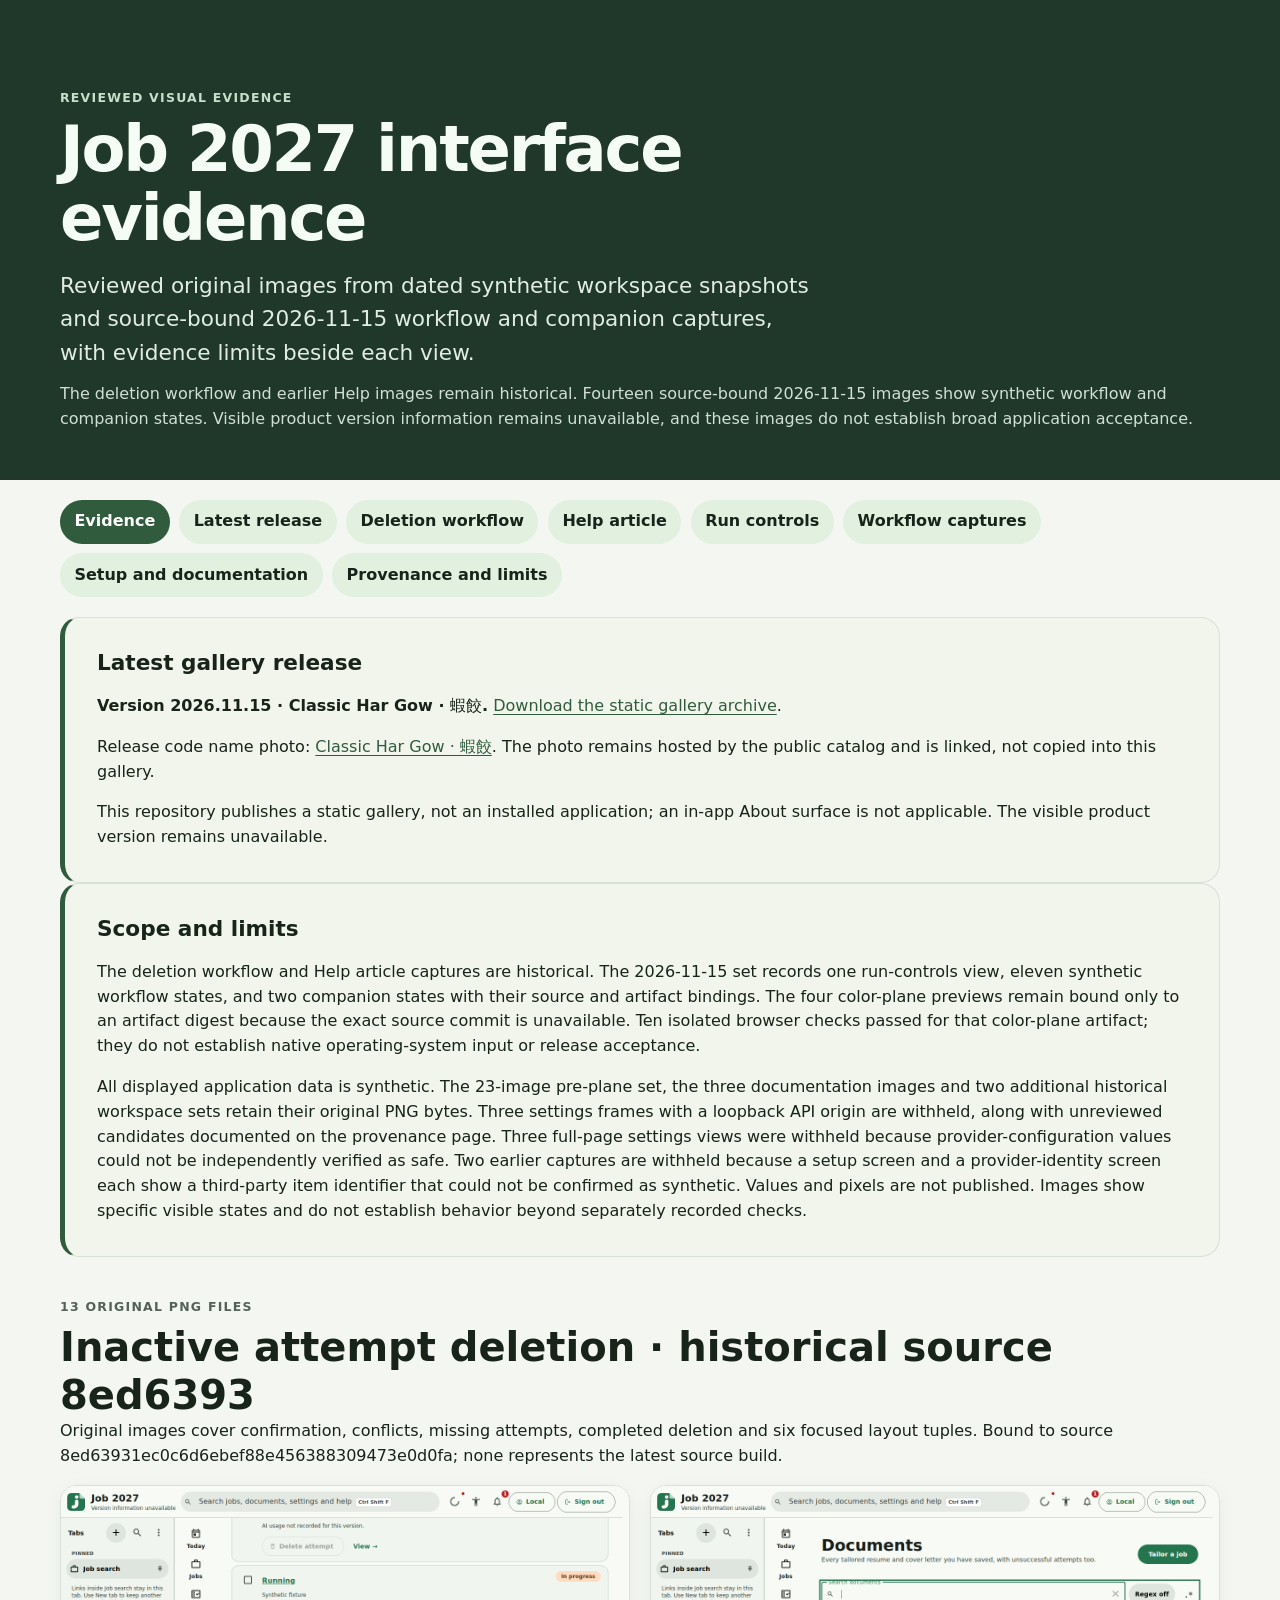
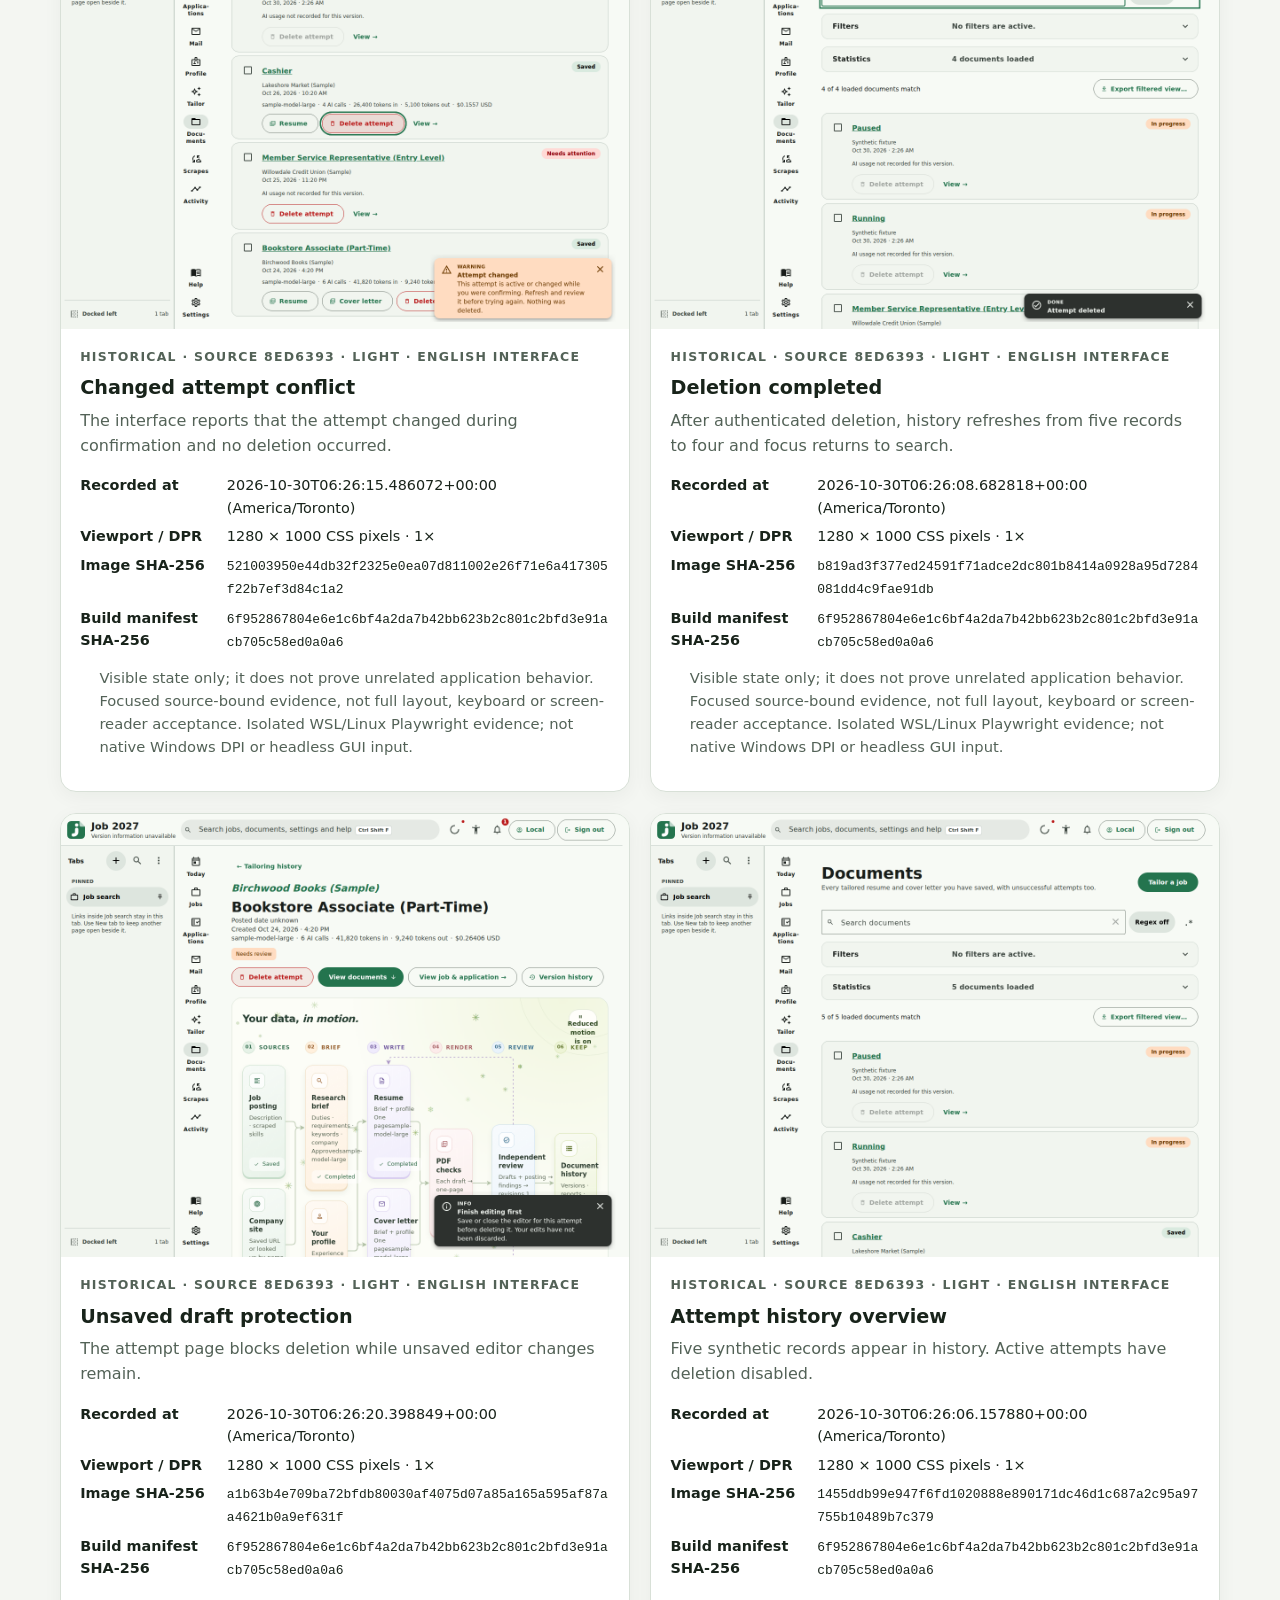
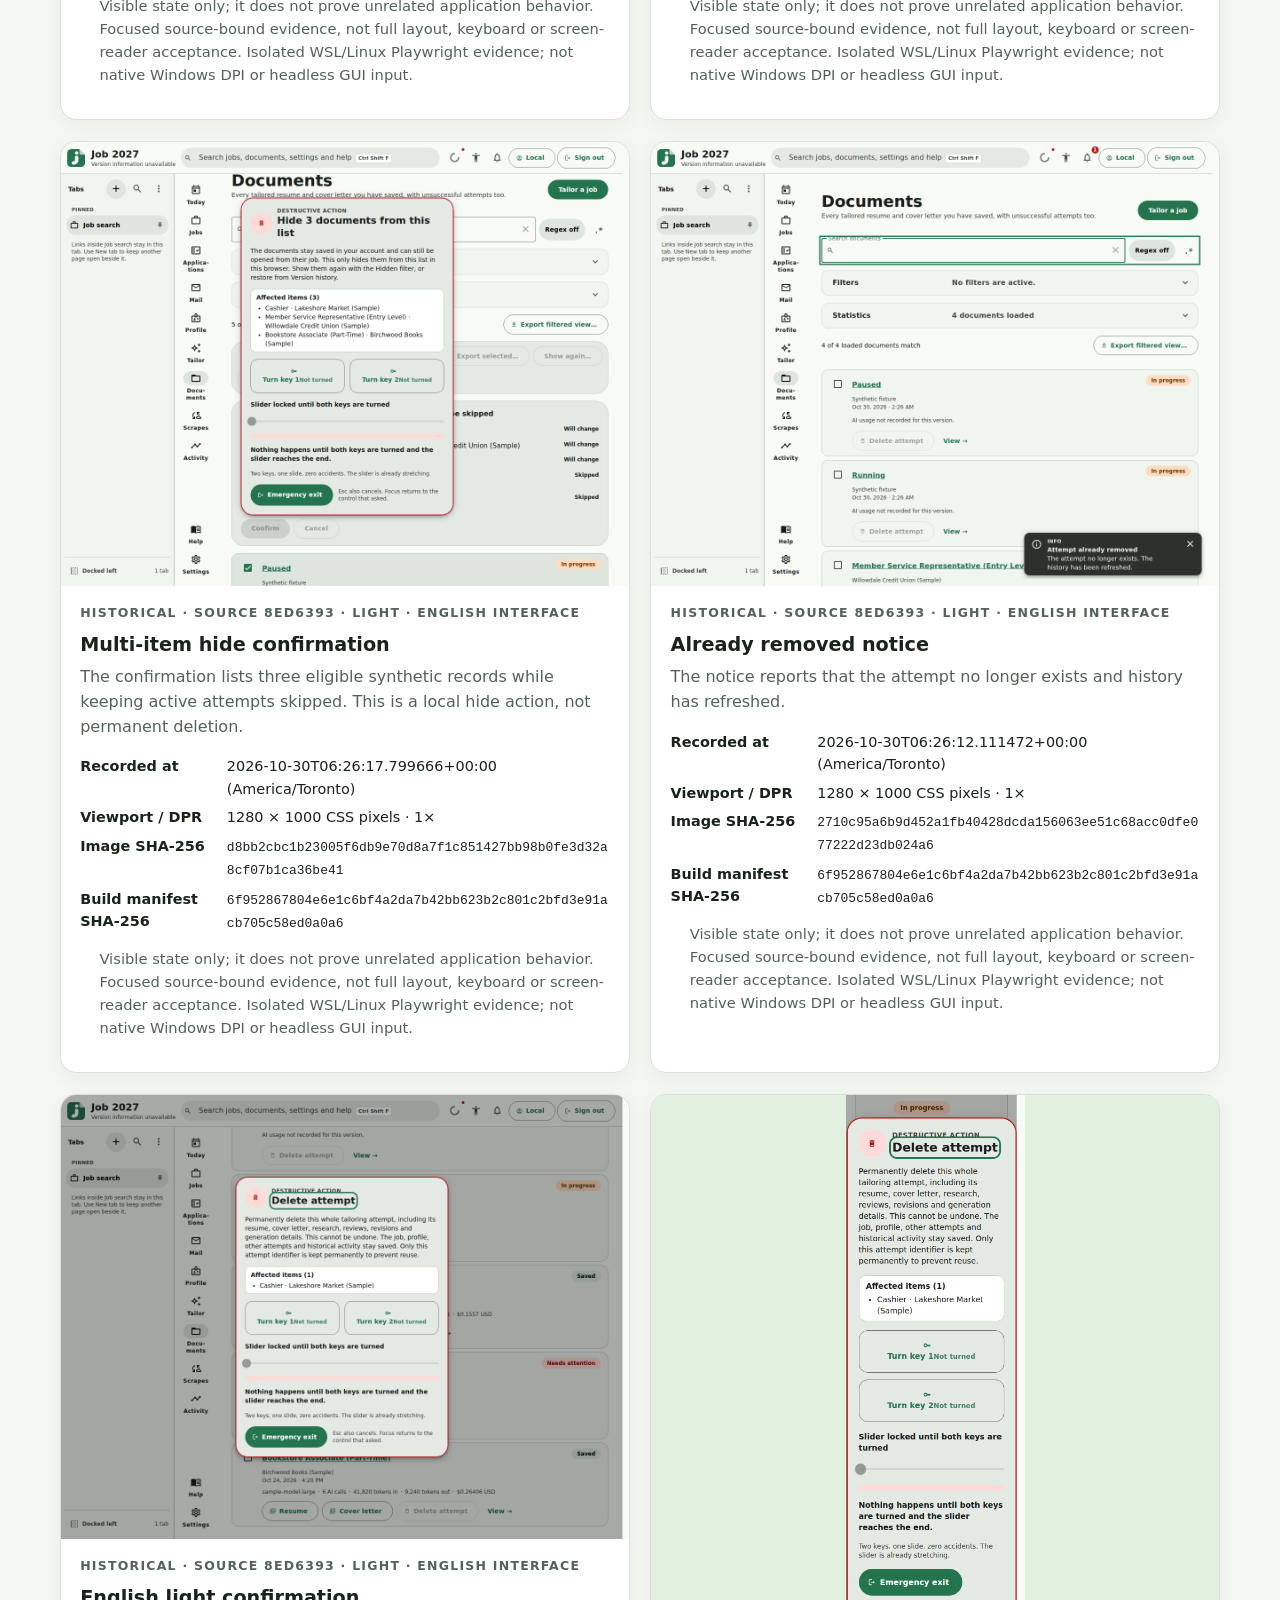
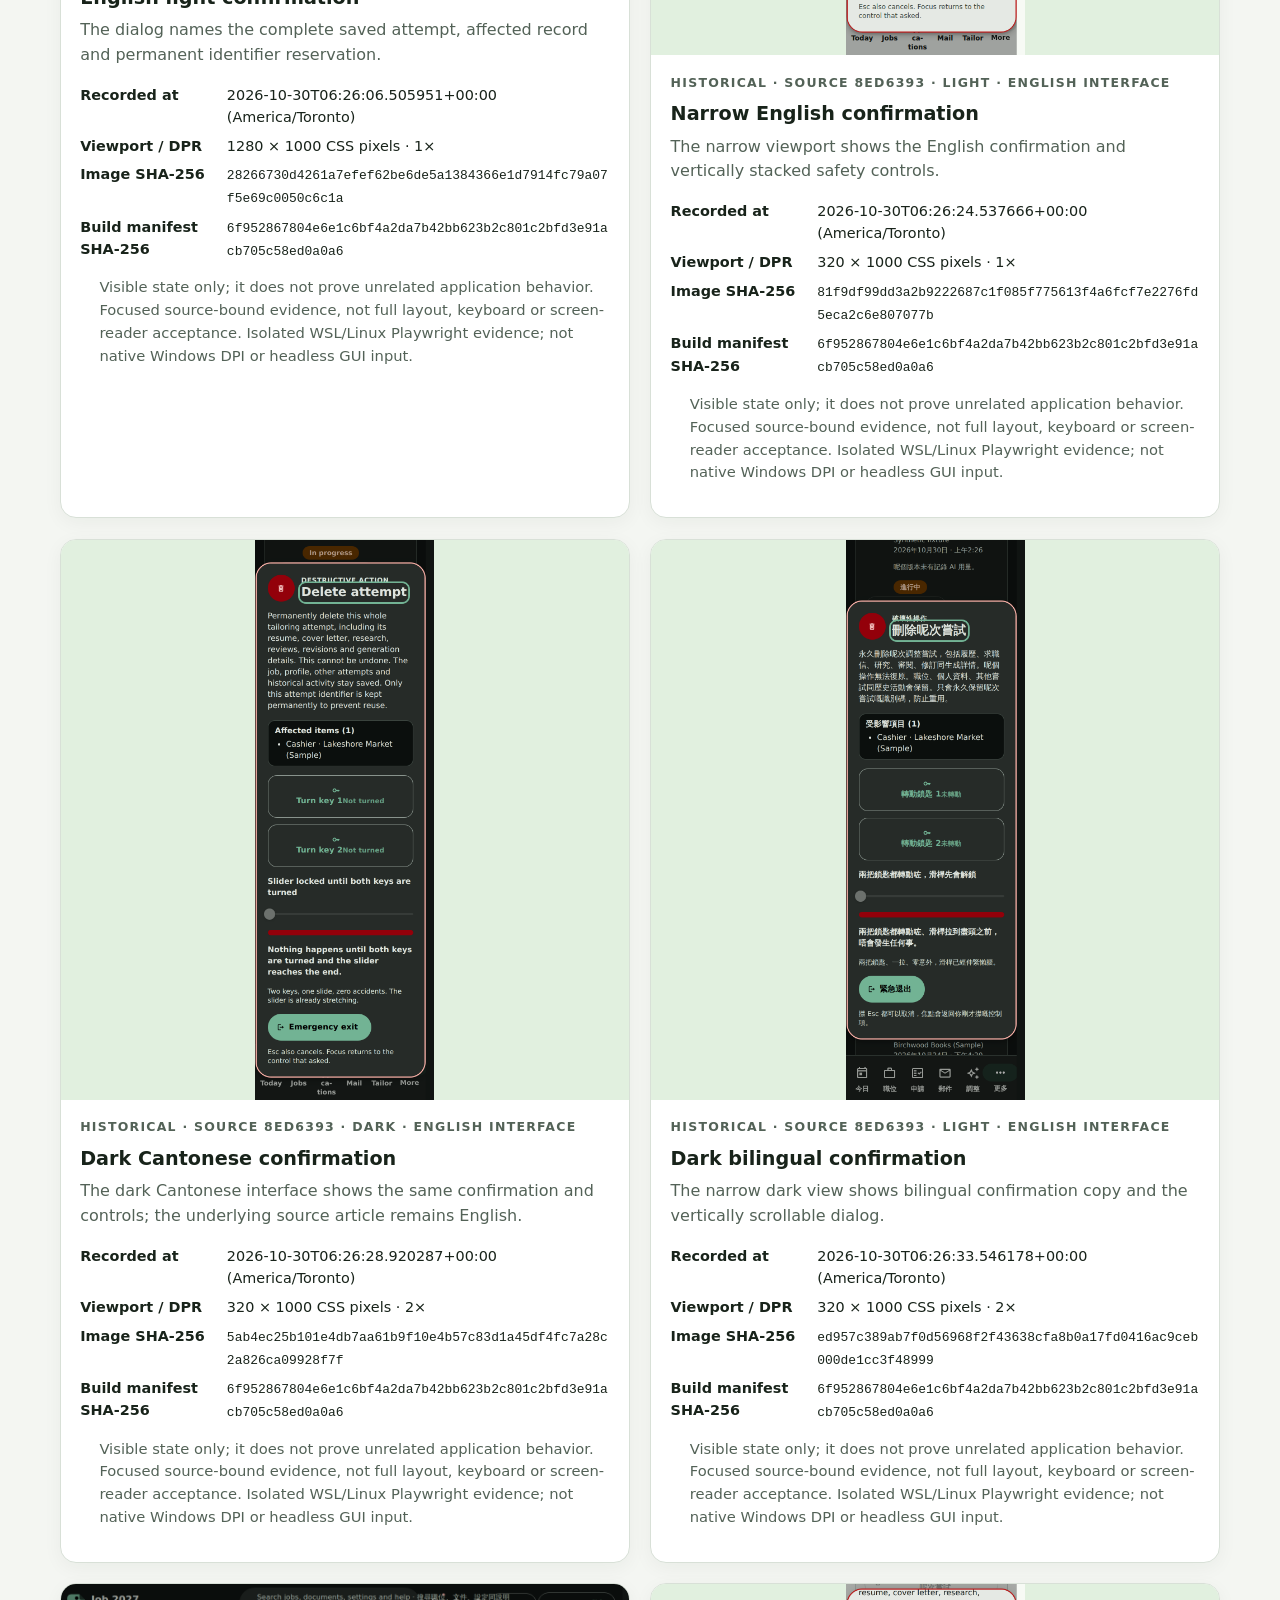
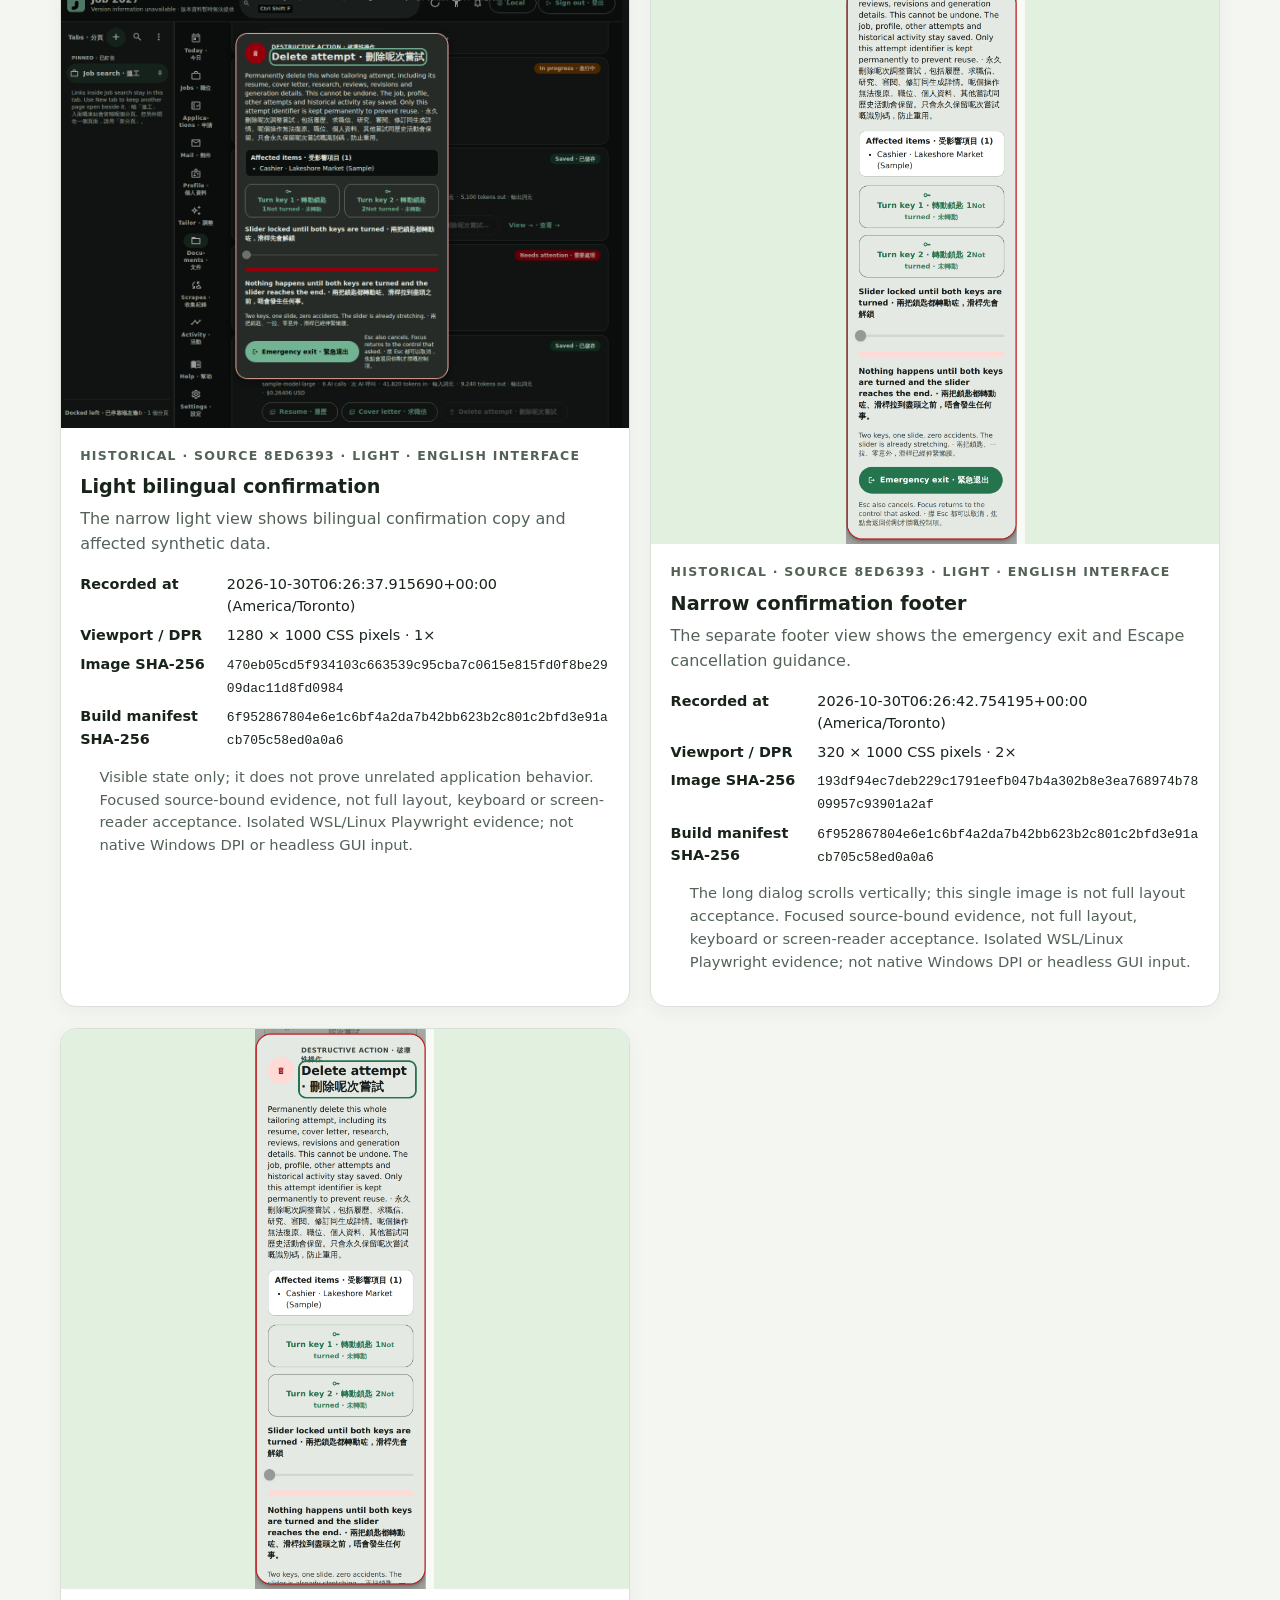
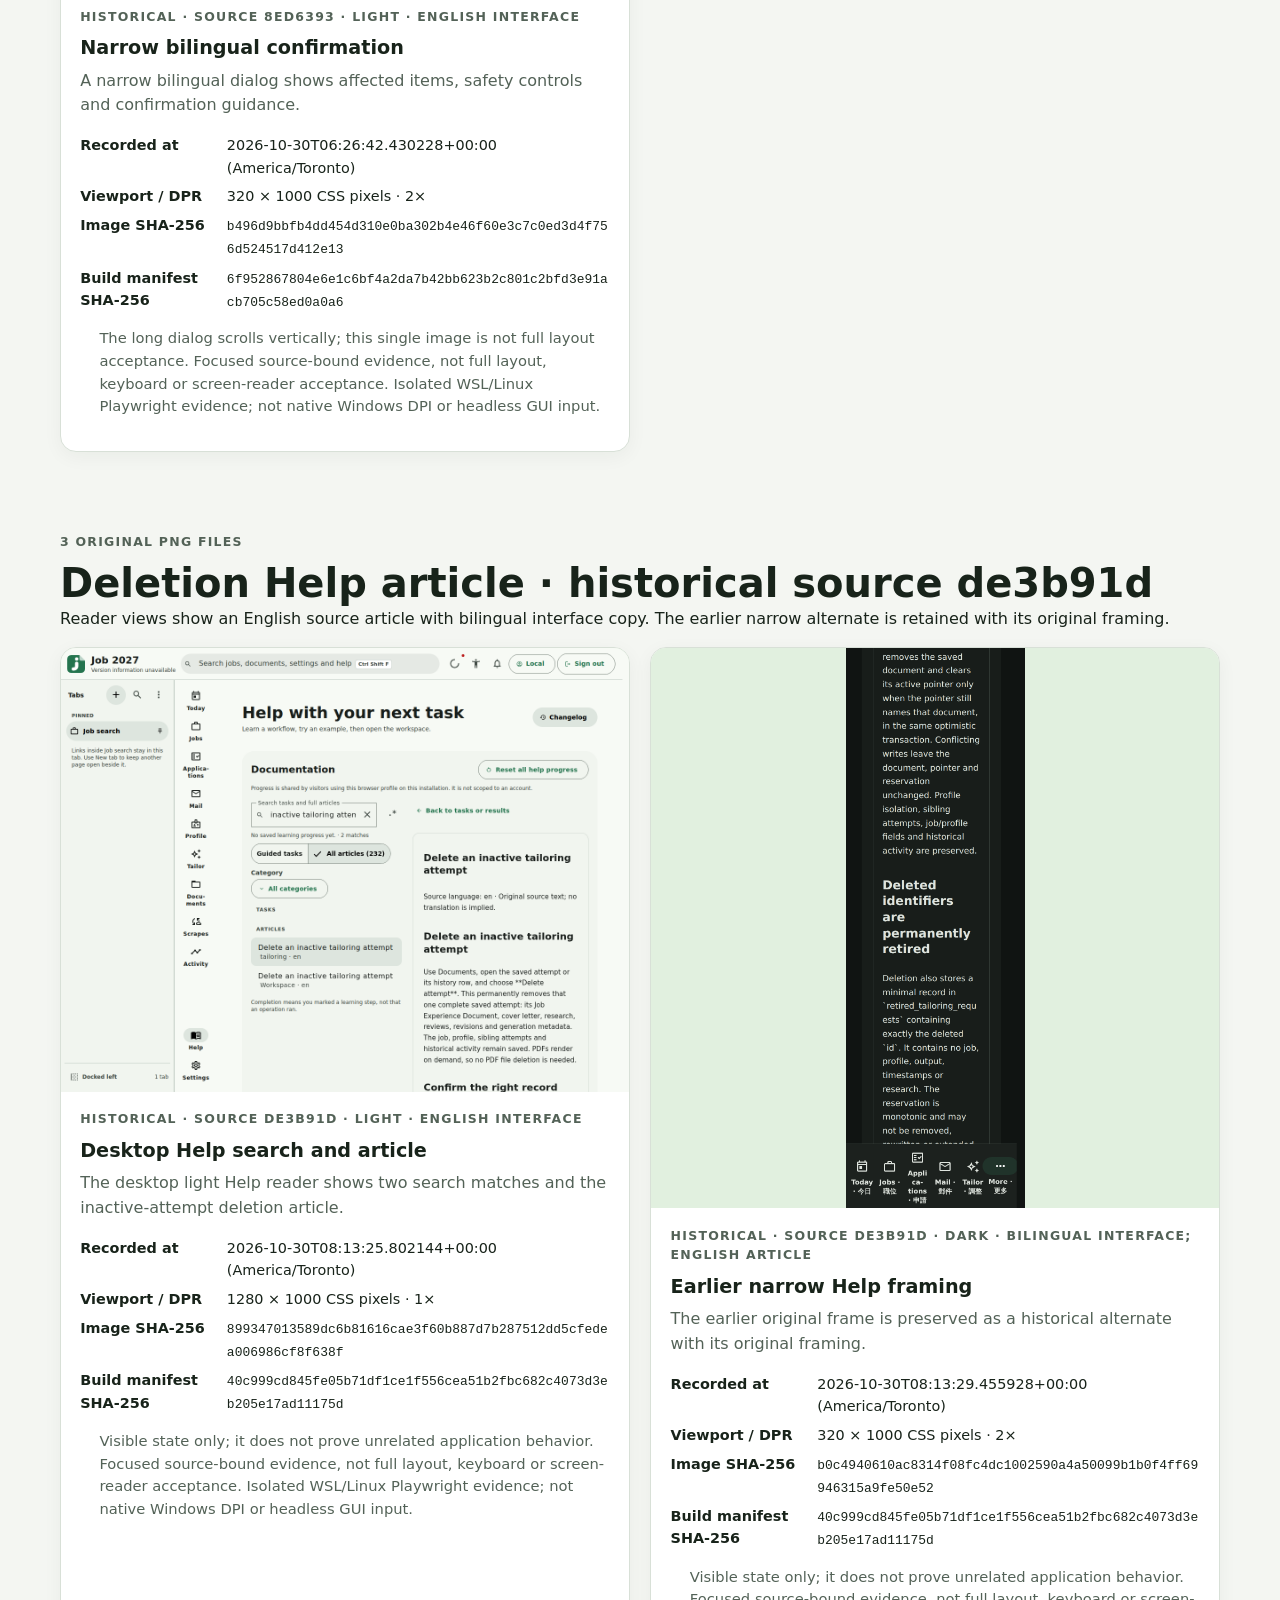
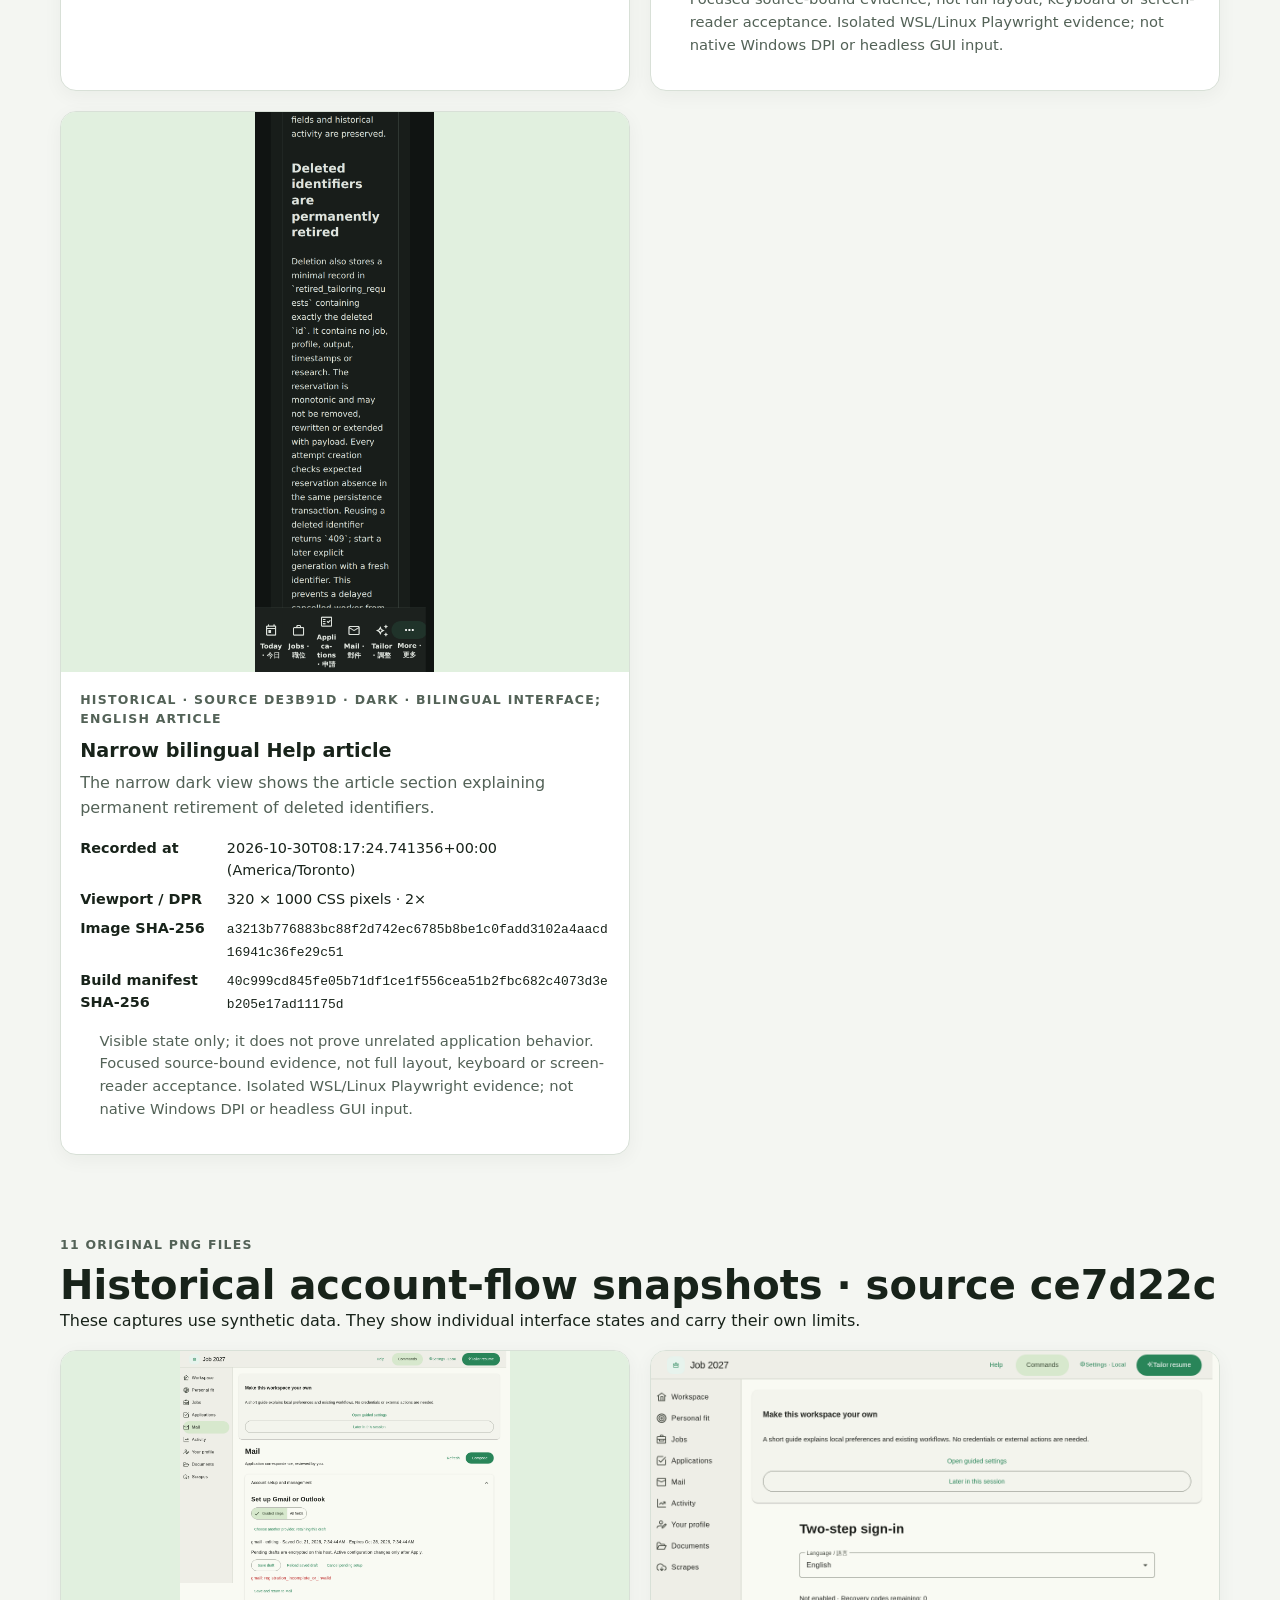
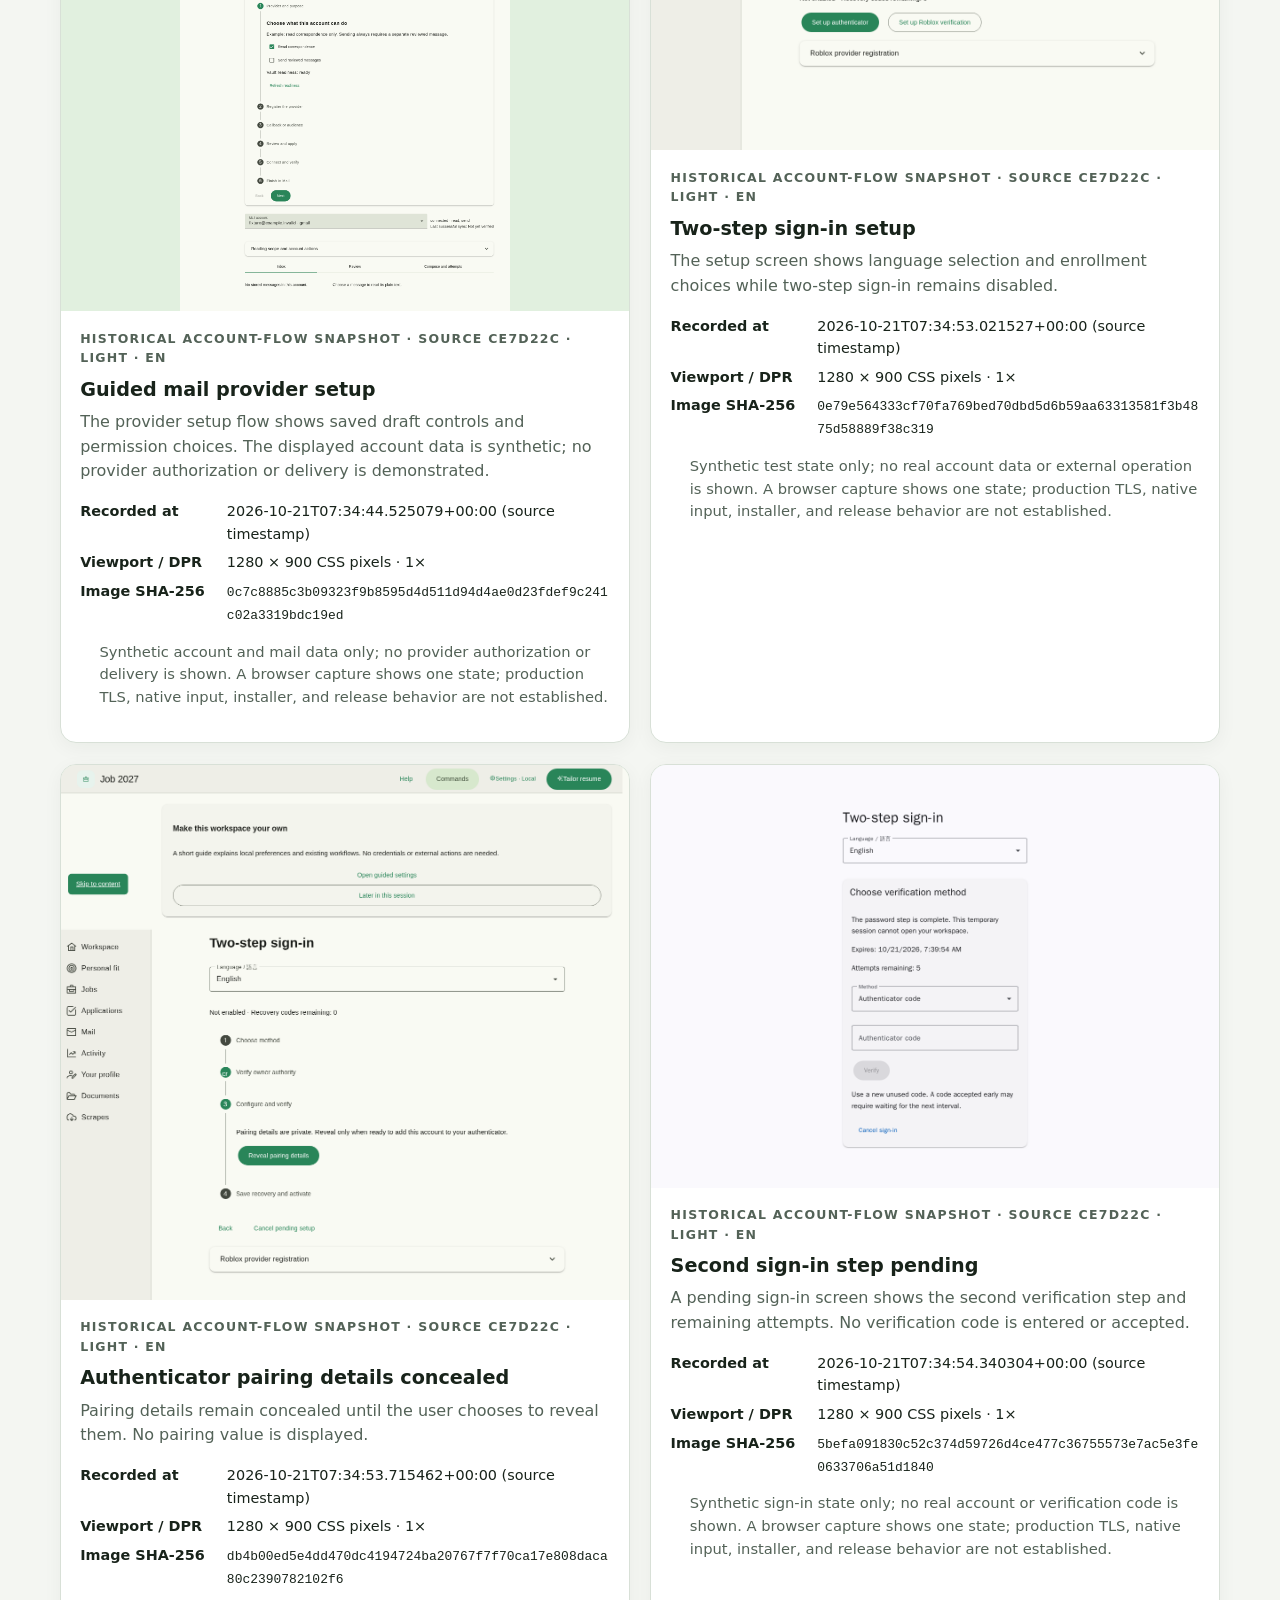
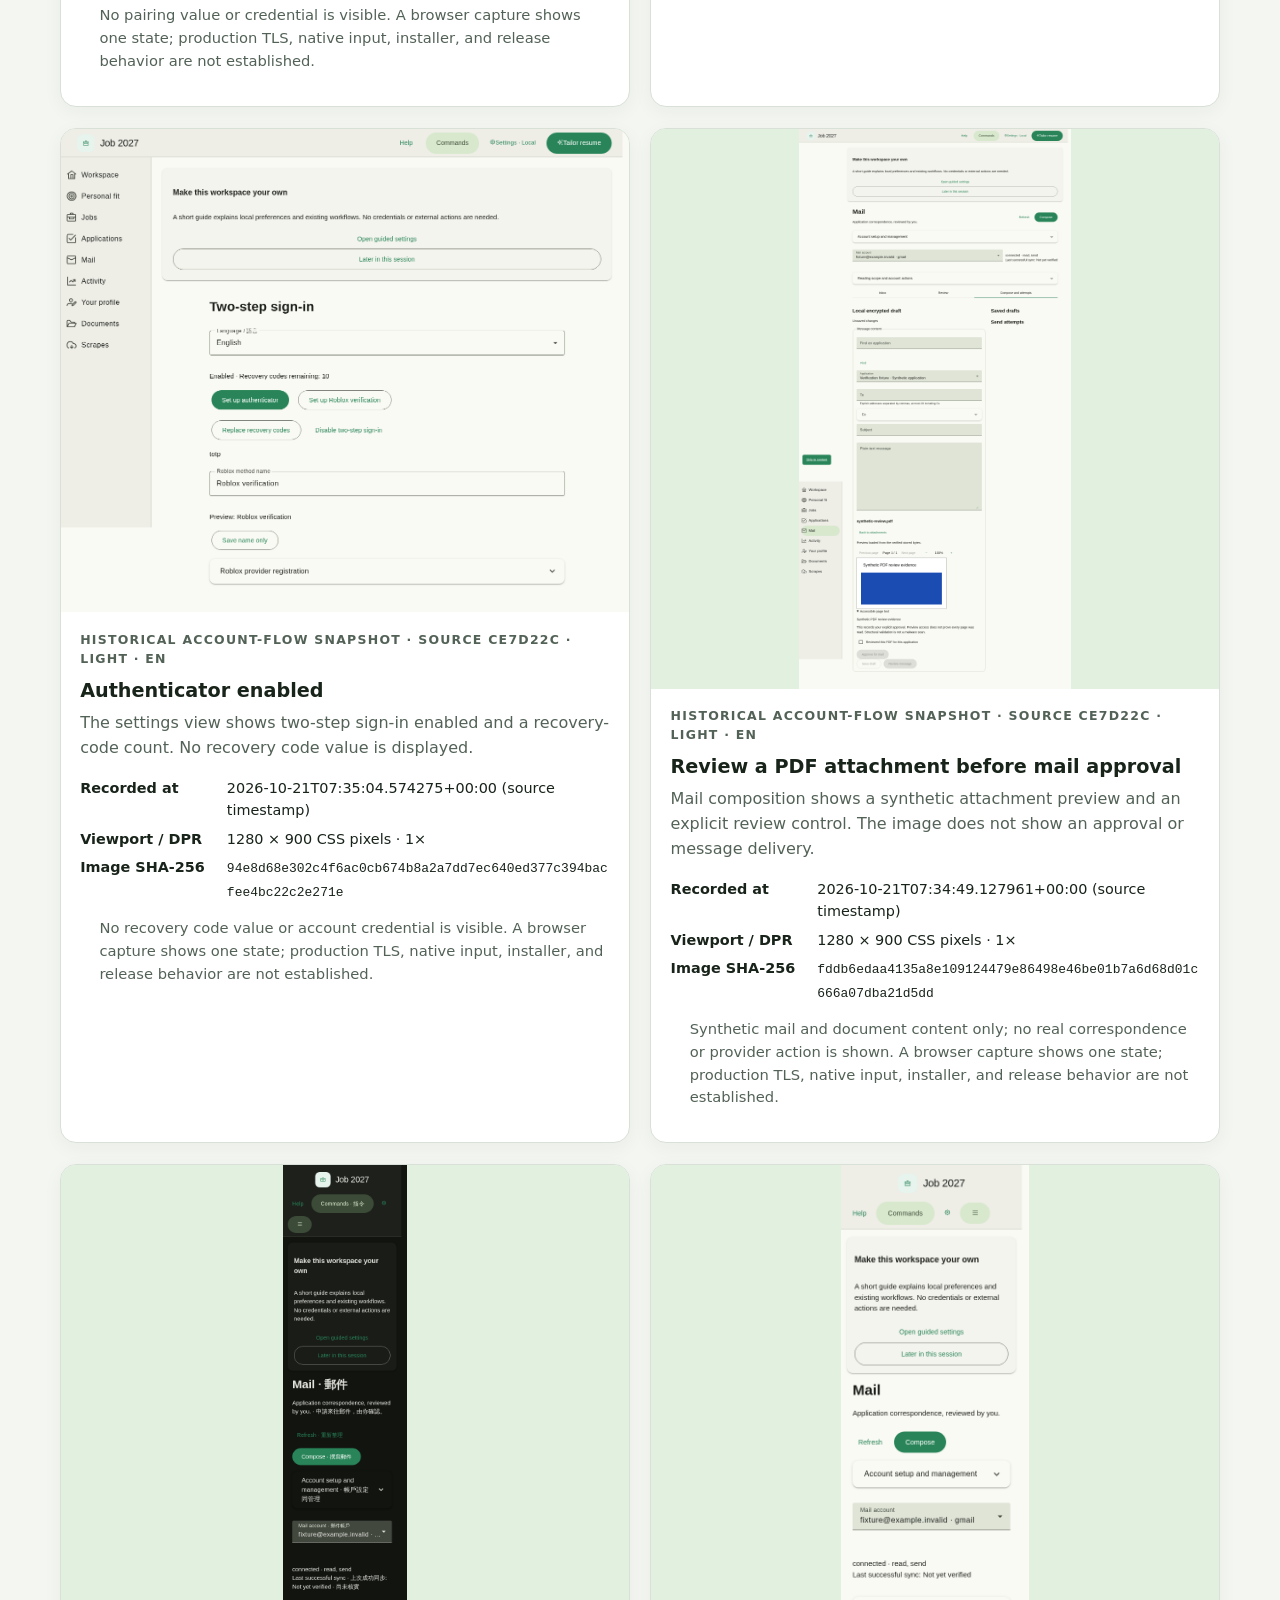
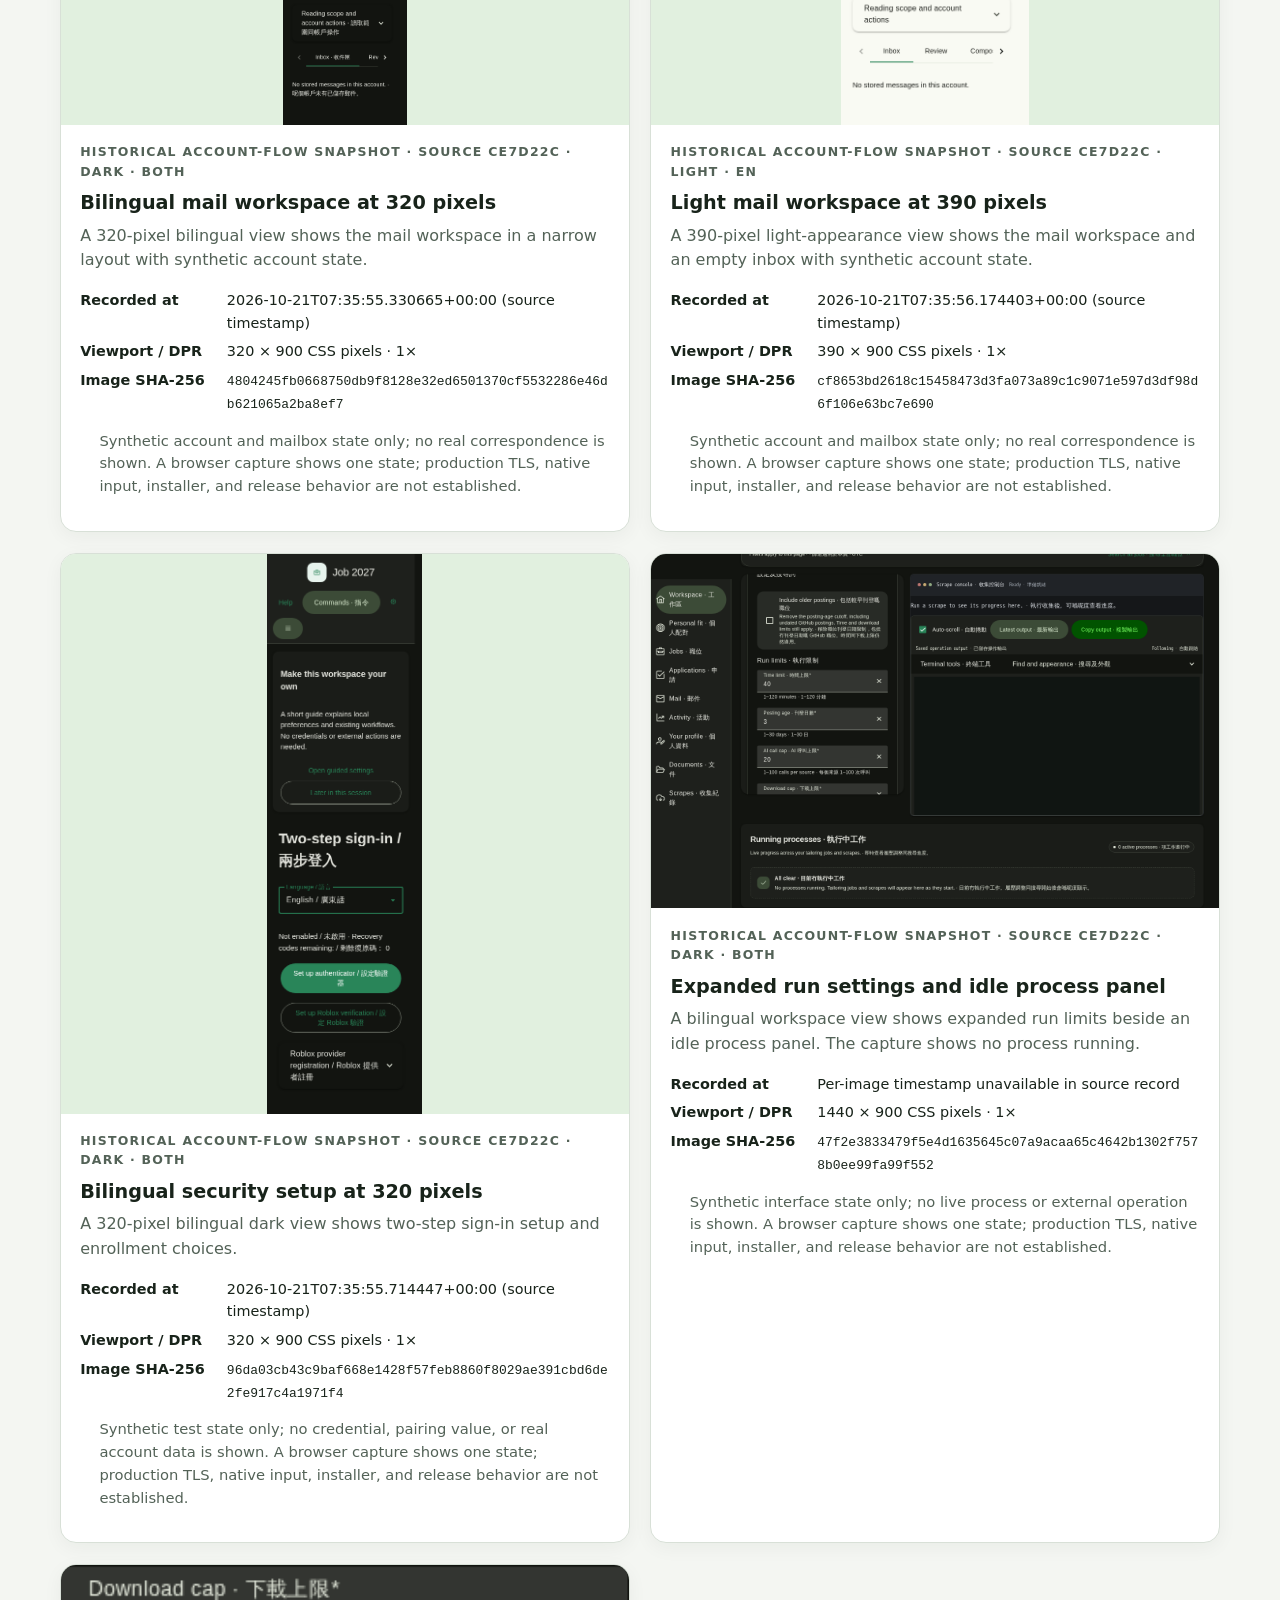
<file: docs/index.html>
<!doctype html>
<html lang="en"><head><meta charset="utf-8"><meta name="viewport" content="width=device-width, initial-scale=1"><meta name="description" content="Reviewed original Job 2027 interface images with safe provenance and explicit limits."><meta name="color-scheme" content="light dark"><title>Job 2027 evidence gallery</title><link rel="stylesheet" href="gallery.css"><script src="gallery.js" defer></script></head>
<body><a class="skip-link" href="#evidence">Skip to evidence</a><header class="site-header"><div class="header-inner"><p class="eyebrow">Reviewed visual evidence</p><h1>Job 2027 interface evidence</h1><p class="lede">Reviewed original images from dated synthetic workspace snapshots and source-bound 2026-11-15 workflow and companion captures, with evidence limits beside each view.</p><p class="source-line">The deletion workflow and earlier Help images remain historical. Fourteen source-bound 2026-11-15 images show synthetic workflow and companion states. Visible product version information remains unavailable, and these images do not establish broad application acceptance.</p></div></header>
<main><nav class="page-nav" aria-label="Evidence pages"><a aria-current="page" href="./">Evidence</a><a href="#latest-release">Latest release</a><a href="#deletion-workflow">Deletion workflow</a><a href="#help-guidance">Help article</a><a href="#run-controls">Run controls</a><a href="#workflow-captures">Workflow captures</a><a href="#companion-captures">Setup and documentation</a><a href="provenance.html">Provenance and limits</a></nav>
<section class="notice" id="latest-release" aria-labelledby="latest-release-title"><h2 id="latest-release-title">Latest gallery release</h2><p><strong>Version 2026.11.15 · Classic Har Gow · 蝦餃.</strong> <a href="https://github.com/Ding-Ding-Projects/job-2027-evidence/releases/tag/gallery-2026.11.15">Download the static gallery archive</a>.</p><p>Release code name photo: <a href="https://github.com/Ding-Ding-Projects/dim-sum-photos/releases/download/catalog-v1/hk-dish-0001-classic-har-gow.png">Classic Har Gow · 蝦餃</a>. The photo remains hosted by the public catalog and is linked, not copied into this gallery.</p><p>This repository publishes a static gallery, not an installed application; an in-app About surface is not applicable. The visible product version remains unavailable.</p></section>
<section class="notice" aria-labelledby="scope-title"><h2 id="scope-title">Scope and limits</h2><p>The deletion workflow and Help article captures are historical. The 2026-11-15 set records one run-controls view, eleven synthetic workflow states, and two companion states with their source and artifact bindings. The four color-plane previews remain bound only to an artifact digest because the exact source commit is unavailable. Ten isolated browser checks passed for that color-plane artifact; they do not establish native operating-system input or release acceptance.</p><p>All displayed application data is synthetic. The 23-image pre-plane set, the three documentation images and two additional historical workspace sets retain their original PNG bytes. Three settings frames with a loopback API origin are withheld, along with unreviewed candidates documented on the provenance page. Three full-page settings views were withheld because provider-configuration values could not be independently verified as safe. Two earlier captures are withheld because a setup screen and a provider-identity screen each show a third-party item identifier that could not be confirmed as synthetic. Values and pixels are not published. Images show specific visible states and do not establish behavior beyond separately recorded checks.</p></section>
<section class="gallery" id="deletion-workflow" aria-labelledby="deletion-workflow-title"><div class="section-heading"><div><p class="eyebrow">13 original PNG files</p><h2 id="deletion-workflow-title">Inactive attempt deletion · historical source 8ed6393</h2></div></div><p>Original images cover confirmation, conflicts, missing attempts, completed deletion and six focused layout tuples. Bound to source 8ed63931ec0c6d6ebef88e456388309473e0d0fa; none represents the latest source build.</p><div class="capture-grid"><article class="capture-card" data-search="Changed attempt conflict The interface reports that the attempt changed during confirmation and no deletion occurred. 8ed63931ec0c6d6ebef88e456388309473e0d0fa"><a class="image-link" href="captures/deletion-8ed6393/conflict-notice.png"><img src="captures/deletion-8ed6393/conflict-notice.png" width="1280" height="1000" alt="The interface reports that the attempt changed during confirmation and no deletion occurred." loading="lazy"></a><div class="card-copy"><p class="card-kicker">Historical · source 8ed6393 · light · English interface</p><h3>Changed attempt conflict</h3><p>The interface reports that the attempt changed during confirmation and no deletion occurred.</p><dl><dt>Recorded at</dt><dd>2026-10-30T06:26:15.486072+00:00 (America/Toronto)</dd><dt>Viewport / DPR</dt><dd>1280 × 1000 CSS pixels · 1×</dd><dt>Image SHA-256</dt><dd><code>521003950e44db32f2325e0ea07d811002e26f71e6a417305f22b7ef3d84c1a2</code></dd><dt>Build manifest SHA-256</dt><dd><code>6f952867804e6e1c6bf4a2da7b42bb623b2c801c2bfd3e91acb705c58ed0a0a6</code></dd></dl><p class="limits">Visible state only; it does not prove unrelated application behavior. Focused source-bound evidence, not full layout, keyboard or screen-reader acceptance. Isolated WSL/Linux Playwright evidence; not native Windows DPI or headless GUI input.</p></div></article><article class="capture-card" data-search="Deletion completed After authenticated deletion, history refreshes from five records to four and focus returns to search. 8ed63931ec0c6d6ebef88e456388309473e0d0fa"><a class="image-link" href="captures/deletion-8ed6393/deleted-history.png"><img src="captures/deletion-8ed6393/deleted-history.png" width="1280" height="1000" alt="After authenticated deletion, history refreshes from five records to four and focus returns to search." loading="lazy"></a><div class="card-copy"><p class="card-kicker">Historical · source 8ed6393 · light · English interface</p><h3>Deletion completed</h3><p>After authenticated deletion, history refreshes from five records to four and focus returns to search.</p><dl><dt>Recorded at</dt><dd>2026-10-30T06:26:08.682818+00:00 (America/Toronto)</dd><dt>Viewport / DPR</dt><dd>1280 × 1000 CSS pixels · 1×</dd><dt>Image SHA-256</dt><dd><code>b819ad3f377ed24591f71adce2dc801b8414a0928a95d7284081dd4c9fae91db</code></dd><dt>Build manifest SHA-256</dt><dd><code>6f952867804e6e1c6bf4a2da7b42bb623b2c801c2bfd3e91acb705c58ed0a0a6</code></dd></dl><p class="limits">Visible state only; it does not prove unrelated application behavior. Focused source-bound evidence, not full layout, keyboard or screen-reader acceptance. Isolated WSL/Linux Playwright evidence; not native Windows DPI or headless GUI input.</p></div></article><article class="capture-card" data-search="Unsaved draft protection The attempt page blocks deletion while unsaved editor changes remain. 8ed63931ec0c6d6ebef88e456388309473e0d0fa"><a class="image-link" href="captures/deletion-8ed6393/draft-protected.png"><img src="captures/deletion-8ed6393/draft-protected.png" width="1280" height="1000" alt="The attempt page blocks deletion while unsaved editor changes remain." loading="lazy"></a><div class="card-copy"><p class="card-kicker">Historical · source 8ed6393 · light · English interface</p><h3>Unsaved draft protection</h3><p>The attempt page blocks deletion while unsaved editor changes remain.</p><dl><dt>Recorded at</dt><dd>2026-10-30T06:26:20.398849+00:00 (America/Toronto)</dd><dt>Viewport / DPR</dt><dd>1280 × 1000 CSS pixels · 1×</dd><dt>Image SHA-256</dt><dd><code>a1b63b4e709ba72bfdb80030af4075d07a85a165a595af87aa4621b0a9ef631f</code></dd><dt>Build manifest SHA-256</dt><dd><code>6f952867804e6e1c6bf4a2da7b42bb623b2c801c2bfd3e91acb705c58ed0a0a6</code></dd></dl><p class="limits">Visible state only; it does not prove unrelated application behavior. Focused source-bound evidence, not full layout, keyboard or screen-reader acceptance. Isolated WSL/Linux Playwright evidence; not native Windows DPI or headless GUI input.</p></div></article><article class="capture-card" data-search="Attempt history overview Five synthetic records appear in history. Active attempts have deletion disabled. 8ed63931ec0c6d6ebef88e456388309473e0d0fa"><a class="image-link" href="captures/deletion-8ed6393/history-overview.png"><img src="captures/deletion-8ed6393/history-overview.png" width="1280" height="1000" alt="Five synthetic records appear in history. Active attempts have deletion disabled." loading="lazy"></a><div class="card-copy"><p class="card-kicker">Historical · source 8ed6393 · light · English interface</p><h3>Attempt history overview</h3><p>Five synthetic records appear in history. Active attempts have deletion disabled.</p><dl><dt>Recorded at</dt><dd>2026-10-30T06:26:06.157880+00:00 (America/Toronto)</dd><dt>Viewport / DPR</dt><dd>1280 × 1000 CSS pixels · 1×</dd><dt>Image SHA-256</dt><dd><code>1455ddb99e947f6fd1020888e890171dc46d1c687a2c95a97755b10489b7c379</code></dd><dt>Build manifest SHA-256</dt><dd><code>6f952867804e6e1c6bf4a2da7b42bb623b2c801c2bfd3e91acb705c58ed0a0a6</code></dd></dl><p class="limits">Visible state only; it does not prove unrelated application behavior. Focused source-bound evidence, not full layout, keyboard or screen-reader acceptance. Isolated WSL/Linux Playwright evidence; not native Windows DPI or headless GUI input.</p></div></article><article class="capture-card" data-search="Multi-item hide confirmation The confirmation lists three eligible synthetic records while keeping active attempts skipped. This is a local hide action, not permanent deletion. 8ed63931ec0c6d6ebef88e456388309473e0d0fa"><a class="image-link" href="captures/deletion-8ed6393/many-items-confirmation.png"><img src="captures/deletion-8ed6393/many-items-confirmation.png" width="1280" height="1000" alt="The confirmation lists three eligible synthetic records while keeping active attempts skipped. This is a local hide action, not permanent deletion." loading="lazy"></a><div class="card-copy"><p class="card-kicker">Historical · source 8ed6393 · light · English interface</p><h3>Multi-item hide confirmation</h3><p>The confirmation lists three eligible synthetic records while keeping active attempts skipped. This is a local hide action, not permanent deletion.</p><dl><dt>Recorded at</dt><dd>2026-10-30T06:26:17.799666+00:00 (America/Toronto)</dd><dt>Viewport / DPR</dt><dd>1280 × 1000 CSS pixels · 1×</dd><dt>Image SHA-256</dt><dd><code>d8bb2cbc1b23005f6db9e70d8a7f1c851427bb98b0fe3d32a8cf07b1ca36be41</code></dd><dt>Build manifest SHA-256</dt><dd><code>6f952867804e6e1c6bf4a2da7b42bb623b2c801c2bfd3e91acb705c58ed0a0a6</code></dd></dl><p class="limits">Visible state only; it does not prove unrelated application behavior. Focused source-bound evidence, not full layout, keyboard or screen-reader acceptance. Isolated WSL/Linux Playwright evidence; not native Windows DPI or headless GUI input.</p></div></article><article class="capture-card" data-search="Already removed notice The notice reports that the attempt no longer exists and history has refreshed. 8ed63931ec0c6d6ebef88e456388309473e0d0fa"><a class="image-link" href="captures/deletion-8ed6393/missing-notice.png"><img src="captures/deletion-8ed6393/missing-notice.png" width="1280" height="1000" alt="The notice reports that the attempt no longer exists and history has refreshed." loading="lazy"></a><div class="card-copy"><p class="card-kicker">Historical · source 8ed6393 · light · English interface</p><h3>Already removed notice</h3><p>The notice reports that the attempt no longer exists and history has refreshed.</p><dl><dt>Recorded at</dt><dd>2026-10-30T06:26:12.111472+00:00 (America/Toronto)</dd><dt>Viewport / DPR</dt><dd>1280 × 1000 CSS pixels · 1×</dd><dt>Image SHA-256</dt><dd><code>2710c95a6b9d452a1fb40428dcda156063ee51c68acc0dfe077222d23db024a6</code></dd><dt>Build manifest SHA-256</dt><dd><code>6f952867804e6e1c6bf4a2da7b42bb623b2c801c2bfd3e91acb705c58ed0a0a6</code></dd></dl><p class="limits">Visible state only; it does not prove unrelated application behavior. Focused source-bound evidence, not full layout, keyboard or screen-reader acceptance. Isolated WSL/Linux Playwright evidence; not native Windows DPI or headless GUI input.</p></div></article><article class="capture-card" data-search="English light confirmation The dialog names the complete saved attempt, affected record and permanent identifier reservation. 8ed63931ec0c6d6ebef88e456388309473e0d0fa"><a class="image-link" href="captures/deletion-8ed6393/tuple-1-confirmation.png"><img src="captures/deletion-8ed6393/tuple-1-confirmation.png" width="1280" height="1000" alt="The dialog names the complete saved attempt, affected record and permanent identifier reservation." loading="lazy"></a><div class="card-copy"><p class="card-kicker">Historical · source 8ed6393 · light · English interface</p><h3>English light confirmation</h3><p>The dialog names the complete saved attempt, affected record and permanent identifier reservation.</p><dl><dt>Recorded at</dt><dd>2026-10-30T06:26:06.505951+00:00 (America/Toronto)</dd><dt>Viewport / DPR</dt><dd>1280 × 1000 CSS pixels · 1×</dd><dt>Image SHA-256</dt><dd><code>28266730d4261a7efef62be6de5a1384366e1d7914fc79a07f5e69c0050c6c1a</code></dd><dt>Build manifest SHA-256</dt><dd><code>6f952867804e6e1c6bf4a2da7b42bb623b2c801c2bfd3e91acb705c58ed0a0a6</code></dd></dl><p class="limits">Visible state only; it does not prove unrelated application behavior. Focused source-bound evidence, not full layout, keyboard or screen-reader acceptance. Isolated WSL/Linux Playwright evidence; not native Windows DPI or headless GUI input.</p></div></article><article class="capture-card" data-search="Narrow English confirmation The narrow viewport shows the English confirmation and vertically stacked safety controls. 8ed63931ec0c6d6ebef88e456388309473e0d0fa"><a class="image-link" href="captures/deletion-8ed6393/tuple-2-confirmation.png"><img src="captures/deletion-8ed6393/tuple-2-confirmation.png" width="320" height="1000" alt="The narrow viewport shows the English confirmation and vertically stacked safety controls." loading="lazy"></a><div class="card-copy"><p class="card-kicker">Historical · source 8ed6393 · light · English interface</p><h3>Narrow English confirmation</h3><p>The narrow viewport shows the English confirmation and vertically stacked safety controls.</p><dl><dt>Recorded at</dt><dd>2026-10-30T06:26:24.537666+00:00 (America/Toronto)</dd><dt>Viewport / DPR</dt><dd>320 × 1000 CSS pixels · 1×</dd><dt>Image SHA-256</dt><dd><code>81f9df99dd3a2b9222687c1f085f775613f4a6fcf7e2276fd5eca2c6e807077b</code></dd><dt>Build manifest SHA-256</dt><dd><code>6f952867804e6e1c6bf4a2da7b42bb623b2c801c2bfd3e91acb705c58ed0a0a6</code></dd></dl><p class="limits">Visible state only; it does not prove unrelated application behavior. Focused source-bound evidence, not full layout, keyboard or screen-reader acceptance. Isolated WSL/Linux Playwright evidence; not native Windows DPI or headless GUI input.</p></div></article><article class="capture-card" data-search="Dark Cantonese confirmation The dark Cantonese interface shows the same confirmation and controls; the underlying source article remains English. 8ed63931ec0c6d6ebef88e456388309473e0d0fa"><a class="image-link" href="captures/deletion-8ed6393/tuple-3-confirmation.png"><img src="captures/deletion-8ed6393/tuple-3-confirmation.png" width="640" height="2000" alt="The dark Cantonese interface shows the same confirmation and controls; the underlying source article remains English." loading="lazy"></a><div class="card-copy"><p class="card-kicker">Historical · source 8ed6393 · dark · English interface</p><h3>Dark Cantonese confirmation</h3><p>The dark Cantonese interface shows the same confirmation and controls; the underlying source article remains English.</p><dl><dt>Recorded at</dt><dd>2026-10-30T06:26:28.920287+00:00 (America/Toronto)</dd><dt>Viewport / DPR</dt><dd>320 × 1000 CSS pixels · 2×</dd><dt>Image SHA-256</dt><dd><code>5ab4ec25b101e4db7aa61b9f10e4b57c83d1a45df4fc7a28c2a826ca09928f7f</code></dd><dt>Build manifest SHA-256</dt><dd><code>6f952867804e6e1c6bf4a2da7b42bb623b2c801c2bfd3e91acb705c58ed0a0a6</code></dd></dl><p class="limits">Visible state only; it does not prove unrelated application behavior. Focused source-bound evidence, not full layout, keyboard or screen-reader acceptance. Isolated WSL/Linux Playwright evidence; not native Windows DPI or headless GUI input.</p></div></article><article class="capture-card" data-search="Dark bilingual confirmation The narrow dark view shows bilingual confirmation copy and the vertically scrollable dialog. 8ed63931ec0c6d6ebef88e456388309473e0d0fa"><a class="image-link" href="captures/deletion-8ed6393/tuple-4-confirmation.png"><img src="captures/deletion-8ed6393/tuple-4-confirmation.png" width="640" height="2000" alt="The narrow dark view shows bilingual confirmation copy and the vertically scrollable dialog." loading="lazy"></a><div class="card-copy"><p class="card-kicker">Historical · source 8ed6393 · light · English interface</p><h3>Dark bilingual confirmation</h3><p>The narrow dark view shows bilingual confirmation copy and the vertically scrollable dialog.</p><dl><dt>Recorded at</dt><dd>2026-10-30T06:26:33.546178+00:00 (America/Toronto)</dd><dt>Viewport / DPR</dt><dd>320 × 1000 CSS pixels · 2×</dd><dt>Image SHA-256</dt><dd><code>ed957c389ab7f0d56968f2f43638cfa8b0a17fd0416ac9ceb000de1cc3f48999</code></dd><dt>Build manifest SHA-256</dt><dd><code>6f952867804e6e1c6bf4a2da7b42bb623b2c801c2bfd3e91acb705c58ed0a0a6</code></dd></dl><p class="limits">Visible state only; it does not prove unrelated application behavior. Focused source-bound evidence, not full layout, keyboard or screen-reader acceptance. Isolated WSL/Linux Playwright evidence; not native Windows DPI or headless GUI input.</p></div></article><article class="capture-card" data-search="Light bilingual confirmation The narrow light view shows bilingual confirmation copy and affected synthetic data. 8ed63931ec0c6d6ebef88e456388309473e0d0fa"><a class="image-link" href="captures/deletion-8ed6393/tuple-5-confirmation.png"><img src="captures/deletion-8ed6393/tuple-5-confirmation.png" width="1280" height="1000" alt="The narrow light view shows bilingual confirmation copy and affected synthetic data." loading="lazy"></a><div class="card-copy"><p class="card-kicker">Historical · source 8ed6393 · light · English interface</p><h3>Light bilingual confirmation</h3><p>The narrow light view shows bilingual confirmation copy and affected synthetic data.</p><dl><dt>Recorded at</dt><dd>2026-10-30T06:26:37.915690+00:00 (America/Toronto)</dd><dt>Viewport / DPR</dt><dd>1280 × 1000 CSS pixels · 1×</dd><dt>Image SHA-256</dt><dd><code>470eb05cd5f934103c663539c95cba7c0615e815fd0f8be2909dac11d8fd0984</code></dd><dt>Build manifest SHA-256</dt><dd><code>6f952867804e6e1c6bf4a2da7b42bb623b2c801c2bfd3e91acb705c58ed0a0a6</code></dd></dl><p class="limits">Visible state only; it does not prove unrelated application behavior. Focused source-bound evidence, not full layout, keyboard or screen-reader acceptance. Isolated WSL/Linux Playwright evidence; not native Windows DPI or headless GUI input.</p></div></article><article class="capture-card" data-search="Narrow confirmation footer The separate footer view shows the emergency exit and Escape cancellation guidance. 8ed63931ec0c6d6ebef88e456388309473e0d0fa"><a class="image-link" href="captures/deletion-8ed6393/tuple-6-confirmation-footer.png"><img src="captures/deletion-8ed6393/tuple-6-confirmation-footer.png" width="640" height="2000" alt="The separate footer view shows the emergency exit and Escape cancellation guidance." loading="lazy"></a><div class="card-copy"><p class="card-kicker">Historical · source 8ed6393 · light · English interface</p><h3>Narrow confirmation footer</h3><p>The separate footer view shows the emergency exit and Escape cancellation guidance.</p><dl><dt>Recorded at</dt><dd>2026-10-30T06:26:42.754195+00:00 (America/Toronto)</dd><dt>Viewport / DPR</dt><dd>320 × 1000 CSS pixels · 2×</dd><dt>Image SHA-256</dt><dd><code>193df94ec7deb229c1791eefb047b4a302b8e3ea768974b7809957c93901a2af</code></dd><dt>Build manifest SHA-256</dt><dd><code>6f952867804e6e1c6bf4a2da7b42bb623b2c801c2bfd3e91acb705c58ed0a0a6</code></dd></dl><p class="limits">The long dialog scrolls vertically; this single image is not full layout acceptance. Focused source-bound evidence, not full layout, keyboard or screen-reader acceptance. Isolated WSL/Linux Playwright evidence; not native Windows DPI or headless GUI input.</p></div></article><article class="capture-card" data-search="Narrow bilingual confirmation A narrow bilingual dialog shows affected items, safety controls and confirmation guidance. 8ed63931ec0c6d6ebef88e456388309473e0d0fa"><a class="image-link" href="captures/deletion-8ed6393/tuple-6-confirmation.png"><img src="captures/deletion-8ed6393/tuple-6-confirmation.png" width="640" height="2000" alt="A narrow bilingual dialog shows affected items, safety controls and confirmation guidance." loading="lazy"></a><div class="card-copy"><p class="card-kicker">Historical · source 8ed6393 · light · English interface</p><h3>Narrow bilingual confirmation</h3><p>A narrow bilingual dialog shows affected items, safety controls and confirmation guidance.</p><dl><dt>Recorded at</dt><dd>2026-10-30T06:26:42.430228+00:00 (America/Toronto)</dd><dt>Viewport / DPR</dt><dd>320 × 1000 CSS pixels · 2×</dd><dt>Image SHA-256</dt><dd><code>b496d9bbfb4dd454d310e0ba302b4e46f60e3c7c0ed3d4f756d524517d412e13</code></dd><dt>Build manifest SHA-256</dt><dd><code>6f952867804e6e1c6bf4a2da7b42bb623b2c801c2bfd3e91acb705c58ed0a0a6</code></dd></dl><p class="limits">The long dialog scrolls vertically; this single image is not full layout acceptance. Focused source-bound evidence, not full layout, keyboard or screen-reader acceptance. Isolated WSL/Linux Playwright evidence; not native Windows DPI or headless GUI input.</p></div></article></div></section><section class="gallery" id="help-guidance" aria-labelledby="help-guidance-title"><div class="section-heading"><div><p class="eyebrow">3 original PNG files</p><h2 id="help-guidance-title">Deletion Help article · historical source de3b91d</h2></div></div><p>Reader views show an English source article with bilingual interface copy. The earlier narrow alternate is retained with its original framing.</p><div class="capture-grid"><article class="capture-card" data-search="Desktop Help search and article The desktop light Help reader shows two search matches and the inactive-attempt deletion article. de3b91d398dd1e86c12ffbc5bf5ce31db43c0908"><a class="image-link" href="captures/help-de3b91d/help-desktop-en-light.png"><img src="captures/help-de3b91d/help-desktop-en-light.png" width="1280" height="1000" alt="The desktop light Help reader shows two search matches and the inactive-attempt deletion article." loading="lazy"></a><div class="card-copy"><p class="card-kicker">Historical · source de3b91d · light · English interface</p><h3>Desktop Help search and article</h3><p>The desktop light Help reader shows two search matches and the inactive-attempt deletion article.</p><dl><dt>Recorded at</dt><dd>2026-10-30T08:13:25.802144+00:00 (America/Toronto)</dd><dt>Viewport / DPR</dt><dd>1280 × 1000 CSS pixels · 1×</dd><dt>Image SHA-256</dt><dd><code>899347013589dc6b81616cae3f60b887d7b287512dd5cfedea006986cf8f638f</code></dd><dt>Build manifest SHA-256</dt><dd><code>40c999cd845fe05b71df1ce1f556cea51b2fbc682c4073d3eb205e17ad11175d</code></dd></dl><p class="limits">Visible state only; it does not prove unrelated application behavior. Focused source-bound evidence, not full layout, keyboard or screen-reader acceptance. Isolated WSL/Linux Playwright evidence; not native Windows DPI or headless GUI input.</p></div></article><article class="capture-card" data-search="Earlier narrow Help framing The earlier original frame is preserved as a historical alternate with its original framing. de3b91d398dd1e86c12ffbc5bf5ce31db43c0908"><a class="image-link" href="captures/help-de3b91d/help-narrow-bilingual-dark-earlier.png"><img src="captures/help-de3b91d/help-narrow-bilingual-dark-earlier.png" width="640" height="2000" alt="The earlier original frame is preserved as a historical alternate with its original framing." loading="lazy"></a><div class="card-copy"><p class="card-kicker">Historical · source de3b91d · dark · Bilingual interface; English article</p><h3>Earlier narrow Help framing</h3><p>The earlier original frame is preserved as a historical alternate with its original framing.</p><dl><dt>Recorded at</dt><dd>2026-10-30T08:13:29.455928+00:00 (America/Toronto)</dd><dt>Viewport / DPR</dt><dd>320 × 1000 CSS pixels · 2×</dd><dt>Image SHA-256</dt><dd><code>b0c4940610ac8314f08fc4dc1002590a4a50099b1b0f4ff69946315a9fe50e52</code></dd><dt>Build manifest SHA-256</dt><dd><code>40c999cd845fe05b71df1ce1f556cea51b2fbc682c4073d3eb205e17ad11175d</code></dd></dl><p class="limits">Visible state only; it does not prove unrelated application behavior. Focused source-bound evidence, not full layout, keyboard or screen-reader acceptance. Isolated WSL/Linux Playwright evidence; not native Windows DPI or headless GUI input.</p></div></article><article class="capture-card" data-search="Narrow bilingual Help article The narrow dark view shows the article section explaining permanent retirement of deleted identifiers. de3b91d398dd1e86c12ffbc5bf5ce31db43c0908"><a class="image-link" href="captures/help-de3b91d/help-narrow-bilingual-dark.png"><img src="captures/help-de3b91d/help-narrow-bilingual-dark.png" width="640" height="2000" alt="The narrow dark view shows the article section explaining permanent retirement of deleted identifiers." loading="lazy"></a><div class="card-copy"><p class="card-kicker">Historical · source de3b91d · dark · Bilingual interface; English article</p><h3>Narrow bilingual Help article</h3><p>The narrow dark view shows the article section explaining permanent retirement of deleted identifiers.</p><dl><dt>Recorded at</dt><dd>2026-10-30T08:17:24.741356+00:00 (America/Toronto)</dd><dt>Viewport / DPR</dt><dd>320 × 1000 CSS pixels · 2×</dd><dt>Image SHA-256</dt><dd><code>a3213b776883bc88f2d742ec6785b8be1c0fadd3102a4aacd16941c36fe29c51</code></dd><dt>Build manifest SHA-256</dt><dd><code>40c999cd845fe05b71df1ce1f556cea51b2fbc682c4073d3eb205e17ad11175d</code></dd></dl><p class="limits">Visible state only; it does not prove unrelated application behavior. Focused source-bound evidence, not full layout, keyboard or screen-reader acceptance. Isolated WSL/Linux Playwright evidence; not native Windows DPI or headless GUI input.</p></div></article></div></section><section class="gallery" id="current-flows" aria-labelledby="current-title"><div class="section-heading"><div><p class="eyebrow">11 original PNG files</p><h2 id="current-title">Historical account-flow snapshots · source ce7d22c</h2></div></div><p>These captures use synthetic data. They show individual interface states and carry their own limits.</p><div class="capture-grid"><article class="capture-card" data-search="mail setup provider draft synthetic guided account Guided mail provider setup light en historical account-flow snapshot source ce7d22c">
<a class="image-link" href="captures/current/mail-provider-setup-guided.png"><img src="captures/current/mail-provider-setup-guided.png" width="1280" height="2172" alt="The provider setup flow shows draft controls and permission choices with synthetic data." loading="lazy"></a>
<div class="card-copy"><p class="card-kicker">Historical account-flow snapshot · source ce7d22c · light · en</p><h3>Guided mail provider setup</h3><p>The provider setup flow shows saved draft controls and permission choices. The displayed account data is synthetic; no provider authorization or delivery is demonstrated.</p><dl><dt>Recorded at</dt><dd>2026-10-21T07:34:44.525079+00:00 (source timestamp)</dd><dt>Viewport / DPR</dt><dd>1280 × 900 CSS pixels · 1×</dd><dt>Image SHA-256</dt><dd><code>0c7c8885c3b09323f9b8595d4d511d94d4ae0d23fdef9c241c02a3319bdc19ed</code></dd></dl><p class="limits">Synthetic account and mail data only; no provider authorization or delivery is shown. A browser capture shows one state; production TLS, native input, installer, and release behavior are not established.</p></div></article><article class="capture-card" data-search="security two-step sign-in enrollment setup language Two-step sign-in setup light en historical account-flow snapshot source ce7d22c">
<a class="image-link" href="captures/current/two-step-sign-in-overview.png"><img src="captures/current/two-step-sign-in-overview.png" width="1280" height="900" alt="Two-step sign-in setup with language selection and enrollment choices." loading="lazy"></a>
<div class="card-copy"><p class="card-kicker">Historical account-flow snapshot · source ce7d22c · light · en</p><h3>Two-step sign-in setup</h3><p>The setup screen shows language selection and enrollment choices while two-step sign-in remains disabled.</p><dl><dt>Recorded at</dt><dd>2026-10-21T07:34:53.021527+00:00 (source timestamp)</dd><dt>Viewport / DPR</dt><dd>1280 × 900 CSS pixels · 1×</dd><dt>Image SHA-256</dt><dd><code>0e79e564333cf70fa769bed70dbd5d6b59aa63313581f3b4875d58889f38c319</code></dd></dl><p class="limits">Synthetic test state only; no real account data or external operation is shown. A browser capture shows one state; production TLS, native input, installer, and release behavior are not established.</p></div></article><article class="capture-card" data-search="authenticator pairing details hidden concealed privacy Authenticator pairing details concealed light en historical account-flow snapshot source ce7d22c">
<a class="image-link" href="captures/current/authenticator-pairing-hidden.png"><img src="captures/current/authenticator-pairing-hidden.png" width="1280" height="1207" alt="Authenticator setup before pairing details are revealed." loading="lazy"></a>
<div class="card-copy"><p class="card-kicker">Historical account-flow snapshot · source ce7d22c · light · en</p><h3>Authenticator pairing details concealed</h3><p>Pairing details remain concealed until the user chooses to reveal them. No pairing value is displayed.</p><dl><dt>Recorded at</dt><dd>2026-10-21T07:34:53.715462+00:00 (source timestamp)</dd><dt>Viewport / DPR</dt><dd>1280 × 900 CSS pixels · 1×</dd><dt>Image SHA-256</dt><dd><code>db4b00ed5e4dd470dc4194724ba20767f7f70ca17e808daca80c2390782102f6</code></dd></dl><p class="limits">No pairing value or credential is visible. A browser capture shows one state; production TLS, native input, installer, and release behavior are not established.</p></div></article><article class="capture-card" data-search="sign-in verification pending attempts code Second sign-in step pending light en historical account-flow snapshot source ce7d22c">
<a class="image-link" href="captures/current/sign-in-verification-pending.png"><img src="captures/current/sign-in-verification-pending.png" width="1280" height="954" alt="Pending second-step verification with no code entered." loading="lazy"></a>
<div class="card-copy"><p class="card-kicker">Historical account-flow snapshot · source ce7d22c · light · en</p><h3>Second sign-in step pending</h3><p>A pending sign-in screen shows the second verification step and remaining attempts. No verification code is entered or accepted.</p><dl><dt>Recorded at</dt><dd>2026-10-21T07:34:54.340304+00:00 (source timestamp)</dd><dt>Viewport / DPR</dt><dd>1280 × 900 CSS pixels · 1×</dd><dt>Image SHA-256</dt><dd><code>5befa091830c52c374d59726d4ce477c36755573e7ac5e3fe0633706a51d1840</code></dd></dl><p class="limits">Synthetic sign-in state only; no real account or verification code is shown. A browser capture shows one state; production TLS, native input, installer, and release behavior are not established.</p></div></article><article class="capture-card" data-search="authenticator enabled recovery codes settings security Authenticator enabled light en historical account-flow snapshot source ce7d22c">
<a class="image-link" href="captures/current/authenticator-active.png"><img src="captures/current/authenticator-active.png" width="1280" height="1091" alt="Two-step sign-in enabled; recovery-code values remain hidden." loading="lazy"></a>
<div class="card-copy"><p class="card-kicker">Historical account-flow snapshot · source ce7d22c · light · en</p><h3>Authenticator enabled</h3><p>The settings view shows two-step sign-in enabled and a recovery-code count. No recovery code value is displayed.</p><dl><dt>Recorded at</dt><dd>2026-10-21T07:35:04.574275+00:00 (source timestamp)</dd><dt>Viewport / DPR</dt><dd>1280 × 900 CSS pixels · 1×</dd><dt>Image SHA-256</dt><dd><code>94e8d68e302c4f6ac0cb674b8a2a7dd7ec640ed377c394bacfee4bc22c2e271e</code></dd></dl><p class="limits">No recovery code value or account credential is visible. A browser capture shows one state; production TLS, native input, installer, and release behavior are not established.</p></div></article><article class="capture-card" data-search="mail pdf attachment review approval Review a PDF attachment before mail approval light en historical account-flow snapshot source ce7d22c">
<a class="image-link" href="captures/current/mail-attachment-review.png"><img src="captures/current/mail-attachment-review.png" width="1280" height="2636" alt="Mail composition with a synthetic PDF attachment and a separate review control." loading="lazy"></a>
<div class="card-copy"><p class="card-kicker">Historical account-flow snapshot · source ce7d22c · light · en</p><h3>Review a PDF attachment before mail approval</h3><p>Mail composition shows a synthetic attachment preview and an explicit review control. The image does not show an approval or message delivery.</p><dl><dt>Recorded at</dt><dd>2026-10-21T07:34:49.127961+00:00 (source timestamp)</dd><dt>Viewport / DPR</dt><dd>1280 × 900 CSS pixels · 1×</dd><dt>Image SHA-256</dt><dd><code>fddb6edaa4135a8e109124479e86498e46be01b7a6d68d01c666a07dba21d5dd</code></dd></dl><p class="limits">Synthetic mail and document content only; no real correspondence or provider action is shown. A browser capture shows one state; production TLS, native input, installer, and release behavior are not established.</p></div></article><article class="capture-card" data-search="mail bilingual narrow 320 responsive workspace Bilingual mail workspace at 320 pixels dark both historical account-flow snapshot source ce7d22c">
<a class="image-link" href="captures/current/mail-narrow-bilingual.png"><img src="captures/current/mail-narrow-bilingual.png" width="320" height="1450" alt="Bilingual mail workspace at a 320-pixel viewport with synthetic data." loading="lazy"></a>
<div class="card-copy"><p class="card-kicker">Historical account-flow snapshot · source ce7d22c · dark · both</p><h3>Bilingual mail workspace at 320 pixels</h3><p>A 320-pixel bilingual view shows the mail workspace in a narrow layout with synthetic account state.</p><dl><dt>Recorded at</dt><dd>2026-10-21T07:35:55.330665+00:00 (source timestamp)</dd><dt>Viewport / DPR</dt><dd>320 × 900 CSS pixels · 1×</dd><dt>Image SHA-256</dt><dd><code>4804245fb0668750db9f8128e32ed6501370cf5532286e46db621065a2ba8ef7</code></dd></dl><p class="limits">Synthetic account and mailbox state only; no real correspondence is shown. A browser capture shows one state; production TLS, native input, installer, and release behavior are not established.</p></div></article><article class="capture-card" data-search="mail light narrow 390 responsive inbox Light mail workspace at 390 pixels light en historical account-flow snapshot source ce7d22c">
<a class="image-link" href="captures/current/mail-narrow-light.png"><img src="captures/current/mail-narrow-light.png" width="390" height="1162" alt="Light mail workspace at a 390-pixel viewport with an empty synthetic inbox." loading="lazy"></a>
<div class="card-copy"><p class="card-kicker">Historical account-flow snapshot · source ce7d22c · light · en</p><h3>Light mail workspace at 390 pixels</h3><p>A 390-pixel light-appearance view shows the mail workspace and an empty inbox with synthetic account state.</p><dl><dt>Recorded at</dt><dd>2026-10-21T07:35:56.174403+00:00 (source timestamp)</dd><dt>Viewport / DPR</dt><dd>390 × 900 CSS pixels · 1×</dd><dt>Image SHA-256</dt><dd><code>cf8653bd2618c15458473d3fa073a89c1c9071e597d3df98d6f106e63bc7e690</code></dd></dl><p class="limits">Synthetic account and mailbox state only; no real correspondence is shown. A browser capture shows one state; production TLS, native input, installer, and release behavior are not established.</p></div></article><article class="capture-card" data-search="security bilingual dark narrow 320 setup Bilingual security setup at 320 pixels dark both historical account-flow snapshot source ce7d22c">
<a class="image-link" href="captures/current/security-narrow-bilingual.png"><img src="captures/current/security-narrow-bilingual.png" width="320" height="1157" alt="Bilingual dark two-step sign-in setup at a 320-pixel viewport." loading="lazy"></a>
<div class="card-copy"><p class="card-kicker">Historical account-flow snapshot · source ce7d22c · dark · both</p><h3>Bilingual security setup at 320 pixels</h3><p>A 320-pixel bilingual dark view shows two-step sign-in setup and enrollment choices.</p><dl><dt>Recorded at</dt><dd>2026-10-21T07:35:55.714447+00:00 (source timestamp)</dd><dt>Viewport / DPR</dt><dd>320 × 900 CSS pixels · 1×</dd><dt>Image SHA-256</dt><dd><code>96da03cb43c9baf668e1428f57feb8860f8029ae391cbd6de2fe917c4a1971f4</code></dd></dl><p class="limits">Synthetic test state only; no credential, pairing value, or real account data is shown. A browser capture shows one state; production TLS, native input, installer, and release behavior are not established.</p></div></article><article class="capture-card" data-search="run settings bilingual desktop idle process limits Expanded run settings and idle process panel dark both historical account-flow snapshot source ce7d22c">
<a class="image-link" href="captures/current/run-settings-bilingual-desktop.png"><img src="captures/current/run-settings-bilingual-desktop.png" width="1440" height="900" alt="Expanded run settings beside an idle process panel." loading="lazy"></a>
<div class="card-copy"><p class="card-kicker">Historical account-flow snapshot · source ce7d22c · dark · both</p><h3>Expanded run settings and idle process panel</h3><p>A bilingual workspace view shows expanded run limits beside an idle process panel. The capture shows no process running.</p><dl><dt>Recorded at</dt><dd>Per-image timestamp unavailable in source record</dd><dt>Viewport / DPR</dt><dd>1440 × 900 CSS pixels · 1×</dd><dt>Image SHA-256</dt><dd><code>47f2e3833479f5e4d1635645c07a9acaa65c4642b1302f7578b0ee99fa99f552</code></dd></dl><p class="limits">Synthetic interface state only; no live process or external operation is shown. A browser capture shows one state; production TLS, native input, installer, and release behavior are not established.</p></div></article><article class="capture-card" data-search="download limit detail guidance value Download limit detail dark both historical account-flow snapshot source ce7d22c">
<a class="image-link" href="captures/current/download-limit-detail.png"><img src="captures/current/download-limit-detail.png" width="332" height="93" alt="Download limit control with range guidance." loading="lazy"></a>
<div class="card-copy"><p class="card-kicker">Historical account-flow snapshot · source ce7d22c · dark · both</p><h3>Download limit detail</h3><p>An isolated control shows a synthetic download limit value and its range guidance.</p><dl><dt>Recorded at</dt><dd>Per-image timestamp unavailable in source record</dd><dt>Viewport / DPR</dt><dd>1440 × 900 CSS pixels · 1×</dd><dt>Image SHA-256</dt><dd><code>f4958dcaa50dbb6efa4308c2a284e7a6045d02a37c7ff1a7d3a13d3da363303b</code></dd></dl><p class="limits">The displayed value belongs to a synthetic test state. A browser capture shows one state; production TLS, native input, installer, and release behavior are not established.</p></div></article></div></section>
<section class="gallery" id="evidence" aria-labelledby="sv-title"><div class="section-heading"><div><p class="eyebrow">Four original PNG files</p><h2 id="sv-title">Artifact-bound color-plane preview · source commit unavailable</h2></div><label class="search-label" for="evidence-search">Filter by state or language<input id="evidence-search" type="search" autocomplete="off" placeholder="Try color plane, dark or Cantonese"></label></div><p id="result-count" class="result-count" aria-live="polite">Showing 61 reviewed images</p><div class="capture-grid" id="capture-grid"><article class="capture-card" data-search="color plane in light appearance the color dialog shows a two-dimensional saturation and brightness plane, selection marker, hue spectrum, sliders and apply actions. en artifact-bound color-plane preview">
  <a class="image-link" href="captures/color-plane/sv-light-desktop.png"><img src="captures/color-plane/sv-light-desktop.png" width="1440" height="900" alt="The color dialog shows a two-dimensional saturation and brightness plane, selection marker, hue spectrum, sliders and apply actions." loading="lazy"></a>
  <div class="card-copy"><p class="card-kicker">Artifact-bound color-plane preview · light · en</p><h3>Color plane in light appearance</h3><p>The color dialog shows a two-dimensional saturation and brightness plane, selection marker, hue spectrum, sliders and apply actions.</p><dl><dt>Recorded at</dt><dd>2026-10-20T23:52:50.156Z UTC</dd><dt>Viewport / DPR</dt><dd>1440 × 900 CSS pixels · 1×</dd><dt>Image SHA-256</dt><dd><code>bae49841573a1319cb192a757e0d4a694bd4e288ff1090d1069b87d50c69b79b</code></dd><dt>Artifact</dt><dd><code>sha256:813a454083076d4df6cbfe2be3d98623f0dc06fb28a48d0e6fcbf1aa003e94ae</code></dd></dl><p class="limits">Synthetic preview data. The exact source commit is unavailable; this image is bound to the built artifact digest only. Browser interactions were tested in an isolated Chromium context; native operating-system input is not established. Images show specific states and do not prove independent release acceptance. </p></div></article>
<article class="capture-card" data-search="incomplete color draft an incomplete color draft disables the color plane and apply action; the hex field is below the captured viewport. en artifact-bound color-plane preview">
  <a class="image-link" href="captures/color-plane/sv-invalid-desktop.png"><img src="captures/color-plane/sv-invalid-desktop.png" width="1440" height="900" alt="An incomplete color draft disables the color plane and Apply action; the hex field is below the captured viewport." loading="lazy"></a>
  <div class="card-copy"><p class="card-kicker">Artifact-bound color-plane preview · light · en</p><h3>Incomplete color draft</h3><p>An incomplete color draft disables the color plane and Apply action; the hex field is below the captured viewport.</p><dl><dt>Recorded at</dt><dd>2026-10-20T23:52:57.725Z UTC</dd><dt>Viewport / DPR</dt><dd>1440 × 900 CSS pixels · 1×</dd><dt>Image SHA-256</dt><dd><code>947e479899bb1cd47bebb4776ae5956afb6d4a56901d5c95c0a89b564bdfdcf9</code></dd><dt>Artifact</dt><dd><code>sha256:813a454083076d4df6cbfe2be3d98623f0dc06fb28a48d0e6fcbf1aa003e94ae</code></dd></dl><p class="limits">Synthetic preview data. The exact source commit is unavailable; this image is bound to the built artifact digest only. Browser interactions were tested in an isolated Chromium context; native operating-system input is not established. Images show specific states and do not prove independent release acceptance. </p></div></article>
<article class="capture-card" data-search="color plane in dark appearance the color dialog shows the two-dimensional color plane and controls in dark appearance. en artifact-bound color-plane preview">
  <a class="image-link" href="captures/color-plane/sv-dark-desktop.png"><img src="captures/color-plane/sv-dark-desktop.png" width="1440" height="900" alt="The color dialog shows the two-dimensional color plane and controls in dark appearance." loading="lazy"></a>
  <div class="card-copy"><p class="card-kicker">Artifact-bound color-plane preview · dark · en</p><h3>Color plane in dark appearance</h3><p>The color dialog shows the two-dimensional color plane and controls in dark appearance.</p><dl><dt>Recorded at</dt><dd>2026-10-20T23:53:20.278Z UTC</dd><dt>Viewport / DPR</dt><dd>1440 × 900 CSS pixels · 1×</dd><dt>Image SHA-256</dt><dd><code>e88f351b9d2db9430642969234a4f491d0a2616a92d785bdfb69cb0f11a5071a</code></dd><dt>Artifact</dt><dd><code>sha256:813a454083076d4df6cbfe2be3d98623f0dc06fb28a48d0e6fcbf1aa003e94ae</code></dd></dl><p class="limits">Synthetic preview data. The exact source commit is unavailable; this image is bound to the built artifact digest only. Browser interactions were tested in an isolated Chromium context; native operating-system input is not established. Images show specific states and do not prove independent release acceptance. </p></div></article>
<article class="capture-card" data-search="bilingual color plane on a narrow screen a narrow bilingual view shows the color plane, translated labels and visible cancel and apply actions. both artifact-bound color-plane preview">
  <a class="image-link" href="captures/color-plane/sv-bilingual-narrow.png"><img src="captures/color-plane/sv-bilingual-narrow.png" width="320" height="800" alt="A narrow bilingual view shows the color plane, translated labels and visible Cancel and Apply actions." loading="lazy"></a>
  <div class="card-copy"><p class="card-kicker">Artifact-bound color-plane preview · light · both</p><h3>Bilingual color plane on a narrow screen</h3><p>A narrow bilingual view shows the color plane, translated labels and visible Cancel and Apply actions.</p><dl><dt>Recorded at</dt><dd>2026-10-20T23:53:29.278Z UTC</dd><dt>Viewport / DPR</dt><dd>320 × 800 CSS pixels · 1×</dd><dt>Image SHA-256</dt><dd><code>a3c958fe1ac12f05147e40a6a7293cc3d6c268aeef2201bd936116011fc8115c</code></dd><dt>Artifact</dt><dd><code>sha256:813a454083076d4df6cbfe2be3d98623f0dc06fb28a48d0e6fcbf1aa003e94ae</code></dd></dl><p class="limits">Synthetic preview data. The exact source commit is unavailable; this image is bound to the built artifact digest only. Browser interactions were tested in an isolated Chromium context; native operating-system input is not established. Images show specific states and do not prove independent release acceptance. </p></div></article></div><p id="empty-state" class="empty-state" hidden>No images match that filter. Try a term such as “color plane”, “dark” or “Cantonese”.</p></section>
<section class="gallery" aria-labelledby="pre-title"><div class="section-heading"><div><p class="eyebrow">23 original PNG files</p><h2 id="pre-title">Pre-plane historical build</h2></div></div><p>These synthetic workspace images are bound to artifact <code>sha256:b316cfde243571354b5892945938969cec42c9f2a86a1301ff606aa93c0c3e04</code>. They precede the two-dimensional color plane and are retained as historical evidence.</p><div class="capture-grid"><article class="capture-card" data-search="resume library: original selected an isolated preview shows the resume library with a synthetic original selected; the visible selection does not establish an upload. en pre-plane historical build">
  <a class="image-link" href="captures/pre-plane/pre-plane-original-resumes.png"><img src="captures/pre-plane/pre-plane-original-resumes.png" width="1440" height="1000" alt="An isolated preview shows the resume library with a synthetic original selected; the visible selection does not establish an upload." loading="lazy"></a>
  <div class="card-copy"><p class="card-kicker">Pre-plane historical build · light · en</p><h3>Resume library: original selected</h3><p>An isolated preview shows the resume library with a synthetic original selected; the visible selection does not establish an upload.</p><dl><dt>Recorded at</dt><dd>2026-10-20T23:13:48.220Z UTC</dd><dt>Viewport / DPR</dt><dd>1440 × 1000 CSS pixels · 1×</dd><dt>Image SHA-256</dt><dd><code>73bbb8aea27058a4261d2bec7ebe462203a14948c2a7bffa9d01412c4ee097e7</code></dd><dt>Artifact</dt><dd><code>sha256:b316cfde243571354b5892945938969cec42c9f2a86a1301ff606aa93c0c3e04</code></dd></dl><p class="limits">Synthetic preview data. Pre-plane build; it does not show the later two-dimensional color plane. A visible state alone does not prove persistence, native input or release behavior. </p></div></article>
<article class="capture-card" data-search="resume library: revision history an isolated preview shows synthetic resume revision history. en pre-plane historical build">
  <a class="image-link" href="captures/pre-plane/pre-plane-resume-revisions.png"><img src="captures/pre-plane/pre-plane-resume-revisions.png" width="1440" height="1000" alt="An isolated preview shows synthetic resume revision history." loading="lazy"></a>
  <div class="card-copy"><p class="card-kicker">Pre-plane historical build · light · en</p><h3>Resume library: revision history</h3><p>An isolated preview shows synthetic resume revision history.</p><dl><dt>Recorded at</dt><dd>2026-10-20T23:14:00.223Z UTC</dd><dt>Viewport / DPR</dt><dd>1440 × 1000 CSS pixels · 1×</dd><dt>Image SHA-256</dt><dd><code>a6ea9bde080dcf8dcf6b50bc476b716bbbb41ebed2ab2842031fa86b2cb46027</code></dd><dt>Artifact</dt><dd><code>sha256:b316cfde243571354b5892945938969cec42c9f2a86a1301ff606aa93c0c3e04</code></dd></dl><p class="limits">Synthetic preview data. Pre-plane build; it does not show the later two-dimensional color plane. A visible state alone does not prove persistence, native input or release behavior. </p></div></article>
<article class="capture-card" data-search="compare resume revisions an isolated preview shows a comparison of synthetic resume revisions. en pre-plane historical build">
  <a class="image-link" href="captures/pre-plane/pre-plane-compare-resume-revisions.png"><img src="captures/pre-plane/pre-plane-compare-resume-revisions.png" width="1440" height="1000" alt="An isolated preview shows a comparison of synthetic resume revisions." loading="lazy"></a>
  <div class="card-copy"><p class="card-kicker">Pre-plane historical build · light · en</p><h3>Compare resume revisions</h3><p>An isolated preview shows a comparison of synthetic resume revisions.</p><dl><dt>Recorded at</dt><dd>2026-10-20T23:14:05.368Z UTC</dd><dt>Viewport / DPR</dt><dd>1440 × 1000 CSS pixels · 1×</dd><dt>Image SHA-256</dt><dd><code>db5fe4817c683925186db3eadfc556691082ce656a8f08bf256eefdda7ae7e8d</code></dd><dt>Artifact</dt><dd><code>sha256:b316cfde243571354b5892945938969cec42c9f2a86a1301ff606aa93c0c3e04</code></dd></dl><p class="limits">Synthetic preview data. Pre-plane build; it does not show the later two-dimensional color plane. A visible state alone does not prove persistence, native input or release behavior. </p></div></article>
<article class="capture-card" data-search="review a resume restore the confirmation for restoring a synthetic resume revision is visible; this image does not show confirmation. en pre-plane historical build">
  <a class="image-link" href="captures/pre-plane/pre-plane-confirm-restore.png"><img src="captures/pre-plane/pre-plane-confirm-restore.png" width="1440" height="1000" alt="The confirmation for restoring a synthetic resume revision is visible; this image does not show confirmation." loading="lazy"></a>
  <div class="card-copy"><p class="card-kicker">Pre-plane historical build · light · en</p><h3>Review a resume restore</h3><p>The confirmation for restoring a synthetic resume revision is visible; this image does not show confirmation.</p><dl><dt>Recorded at</dt><dd>2026-10-20T23:14:09.621Z UTC</dd><dt>Viewport / DPR</dt><dd>1440 × 1000 CSS pixels · 1×</dd><dt>Image SHA-256</dt><dd><code>71d2441547384c5deae107209c3754ba5722c3ea728ab72679bdfa6883cf4edf</code></dd><dt>Artifact</dt><dd><code>sha256:b316cfde243571354b5892945938969cec42c9f2a86a1301ff606aa93c0c3e04</code></dd></dl><p class="limits">Synthetic preview data. Pre-plane build; it does not show the later two-dimensional color plane. A visible state alone does not prove persistence, native input or release behavior. </p></div></article>
<article class="capture-card" data-search="review resume activation the confirmation for activating a synthetic resume is visible; this image does not show confirmation. en pre-plane historical build">
  <a class="image-link" href="captures/pre-plane/pre-plane-confirm-activation.png"><img src="captures/pre-plane/pre-plane-confirm-activation.png" width="1440" height="1000" alt="The confirmation for activating a synthetic resume is visible; this image does not show confirmation." loading="lazy"></a>
  <div class="card-copy"><p class="card-kicker">Pre-plane historical build · light · en</p><h3>Review resume activation</h3><p>The confirmation for activating a synthetic resume is visible; this image does not show confirmation.</p><dl><dt>Recorded at</dt><dd>2026-10-20T23:14:14.648Z UTC</dd><dt>Viewport / DPR</dt><dd>1440 × 1000 CSS pixels · 1×</dd><dt>Image SHA-256</dt><dd><code>5ecea34c12706e009c623a1246a02c7d07c6872437626ef1de70b23fec53a5c7</code></dd><dt>Artifact</dt><dd><code>sha256:b316cfde243571354b5892945938969cec42c9f2a86a1301ff606aa93c0c3e04</code></dd></dl><p class="limits">Synthetic preview data. Pre-plane build; it does not show the later two-dimensional color plane. A visible state alone does not prove persistence, native input or release behavior. </p></div></article>
<article class="capture-card" data-search="profile history an isolated preview shows the profile workspace and its local history. en pre-plane historical build">
  <a class="image-link" href="captures/pre-plane/pre-plane-profile-history.png"><img src="captures/pre-plane/pre-plane-profile-history.png" width="1440" height="1000" alt="An isolated preview shows the profile workspace and its local history." loading="lazy"></a>
  <div class="card-copy"><p class="card-kicker">Pre-plane historical build · light · en</p><h3>Profile history</h3><p>An isolated preview shows the profile workspace and its local history.</p><dl><dt>Recorded at</dt><dd>2026-10-20T23:17:27.113Z UTC</dd><dt>Viewport / DPR</dt><dd>1440 × 1000 CSS pixels · 1×</dd><dt>Image SHA-256</dt><dd><code>b5852d260f214bf6e21d289cb8b11d0a9416b2215c78a5411c6200c1cf635692</code></dd><dt>Artifact</dt><dd><code>sha256:b316cfde243571354b5892945938969cec42c9f2a86a1301ff606aa93c0c3e04</code></dd></dl><p class="limits">Synthetic preview data. Pre-plane build; it does not show the later two-dimensional color plane. A visible state alone does not prove persistence, native input or release behavior. </p></div></article>
<article class="capture-card" data-search="build a regular expression the guided expression builder shows a synthetic sample and a draft pattern. en pre-plane historical build">
  <a class="image-link" href="captures/pre-plane/pre-plane-regex-builder.png"><img src="captures/pre-plane/pre-plane-regex-builder.png" width="1440" height="1000" alt="The guided expression builder shows a synthetic sample and a draft pattern." loading="lazy"></a>
  <div class="card-copy"><p class="card-kicker">Pre-plane historical build · light · en</p><h3>Build a regular expression</h3><p>The guided expression builder shows a synthetic sample and a draft pattern.</p><dl><dt>Recorded at</dt><dd>2026-10-20T23:17:30.123Z UTC</dd><dt>Viewport / DPR</dt><dd>1440 × 1000 CSS pixels · 1×</dd><dt>Image SHA-256</dt><dd><code>6e60730a8d3d3a4de0ef44a4316328f185610777e5b025c5380e3f3b2c56006b</code></dd><dt>Artifact</dt><dd><code>sha256:b316cfde243571354b5892945938969cec42c9f2a86a1301ff606aa93c0c3e04</code></dd></dl><p class="limits">Synthetic preview data. Pre-plane build; it does not show the later two-dimensional color plane. A visible state alone does not prove persistence, native input or release behavior. </p></div></article>
<article class="capture-card" data-search="add skill entries an isolated preview shows synthetic skill entries in the profile editor. en pre-plane historical build">
  <a class="image-link" href="captures/pre-plane/pre-plane-skills-bulk-add.png"><img src="captures/pre-plane/pre-plane-skills-bulk-add.png" width="1440" height="1000" alt="An isolated preview shows synthetic skill entries in the profile editor." loading="lazy"></a>
  <div class="card-copy"><p class="card-kicker">Pre-plane historical build · light · en</p><h3>Add skill entries</h3><p>An isolated preview shows synthetic skill entries in the profile editor.</p><dl><dt>Recorded at</dt><dd>2026-10-20T23:11:47.051Z UTC</dd><dt>Viewport / DPR</dt><dd>1440 × 1000 CSS pixels · 1×</dd><dt>Image SHA-256</dt><dd><code>cfc5a4ad7c009955799d16e4c8e54e467f3a900239c4949a15d827ad289c0421</code></dd><dt>Artifact</dt><dd><code>sha256:b316cfde243571354b5892945938969cec42c9f2a86a1301ff606aa93c0c3e04</code></dd></dl><p class="limits">Synthetic preview data. Pre-plane build; it does not show the later two-dimensional color plane. A visible state alone does not prove persistence, native input or release behavior. </p></div></article>
<article class="capture-card" data-search="filter skills by a pattern an isolated preview shows the synthetic skill list filtered with a tested pattern. en pre-plane historical build">
  <a class="image-link" href="captures/pre-plane/pre-plane-skills-regex-filter.png"><img src="captures/pre-plane/pre-plane-skills-regex-filter.png" width="1440" height="1000" alt="An isolated preview shows the synthetic skill list filtered with a tested pattern." loading="lazy"></a>
  <div class="card-copy"><p class="card-kicker">Pre-plane historical build · light · en</p><h3>Filter skills by a pattern</h3><p>An isolated preview shows the synthetic skill list filtered with a tested pattern.</p><dl><dt>Recorded at</dt><dd>2026-10-20T23:11:50.646Z UTC</dd><dt>Viewport / DPR</dt><dd>1440 × 1000 CSS pixels · 1×</dd><dt>Image SHA-256</dt><dd><code>920086b792181038e77a369a8f359720ce04711bf1248c2ee487e0ffa63a140b</code></dd><dt>Artifact</dt><dd><code>sha256:b316cfde243571354b5892945938969cec42c9f2a86a1301ff606aa93c0c3e04</code></dd></dl><p class="limits">Synthetic preview data. Pre-plane build; it does not show the later two-dimensional color plane. A visible state alone does not prove persistence, native input or release behavior. </p></div></article>
<article class="capture-card" data-search="review saved skill order an isolated preview shows the synthetic skill list after a save and reload. en pre-plane historical build">
  <a class="image-link" href="captures/pre-plane/pre-plane-skills-sorted-reload.png"><img src="captures/pre-plane/pre-plane-skills-sorted-reload.png" width="1440" height="1000" alt="An isolated preview shows the synthetic skill list after a save and reload." loading="lazy"></a>
  <div class="card-copy"><p class="card-kicker">Pre-plane historical build · light · en</p><h3>Review saved skill order</h3><p>An isolated preview shows the synthetic skill list after a save and reload.</p><dl><dt>Recorded at</dt><dd>2026-10-20T23:12:05.842Z UTC</dd><dt>Viewport / DPR</dt><dd>1440 × 1000 CSS pixels · 1×</dd><dt>Image SHA-256</dt><dd><code>c2968d49543517b49e08c5f07f18e8756d266d0fa484c628adef4fe6b339093b</code></dd><dt>Artifact</dt><dd><code>sha256:b316cfde243571354b5892945938969cec42c9f2a86a1301ff606aa93c0c3e04</code></dd></dl><p class="limits">Synthetic preview data. Pre-plane build; it does not show the later two-dimensional color plane. A visible state alone does not prove persistence, native input or release behavior. </p></div></article>
<article class="capture-card" data-search="set contextual help an isolated preview shows the optional contextual-help setting. en pre-plane historical build">
  <a class="image-link" href="captures/pre-plane/pre-plane-contextual-help-setting.png"><img src="captures/pre-plane/pre-plane-contextual-help-setting.png" width="1440" height="1000" alt="An isolated preview shows the optional contextual-help setting." loading="lazy"></a>
  <div class="card-copy"><p class="card-kicker">Pre-plane historical build · light · en</p><h3>Set contextual help</h3><p>An isolated preview shows the optional contextual-help setting.</p><dl><dt>Recorded at</dt><dd>2026-10-20T23:12:15.536Z UTC</dd><dt>Viewport / DPR</dt><dd>1440 × 1000 CSS pixels · 1×</dd><dt>Image SHA-256</dt><dd><code>8ee033bf12e598fe1989073ac407b8b55f7286cfa7bbb4f47603b770862541ee</code></dd><dt>Artifact</dt><dd><code>sha256:b316cfde243571354b5892945938969cec42c9f2a86a1301ff606aa93c0c3e04</code></dd></dl><p class="limits">Synthetic preview data. Pre-plane build; it does not show the later two-dimensional color plane. A visible state alone does not prove persistence, native input or release behavior. </p></div></article>
<article class="capture-card" data-search="open field guidance an isolated preview shows a field explanation opened in the profile editor. en pre-plane historical build">
  <a class="image-link" href="captures/pre-plane/pre-plane-field-guidance-open.png"><img src="captures/pre-plane/pre-plane-field-guidance-open.png" width="1440" height="1000" alt="An isolated preview shows a field explanation opened in the profile editor." loading="lazy"></a>
  <div class="card-copy"><p class="card-kicker">Pre-plane historical build · light · en</p><h3>Open field guidance</h3><p>An isolated preview shows a field explanation opened in the profile editor.</p><dl><dt>Recorded at</dt><dd>2026-10-20T23:12:31.428Z UTC</dd><dt>Viewport / DPR</dt><dd>1440 × 1000 CSS pixels · 1×</dd><dt>Image SHA-256</dt><dd><code>c3b3613b388fffa9f29b5421304d9f31d4e49c1311e839182bf129e3a0e38b74</code></dd><dt>Artifact</dt><dd><code>sha256:b316cfde243571354b5892945938969cec42c9f2a86a1301ff606aa93c0c3e04</code></dd></dl><p class="limits">Synthetic preview data. Pre-plane build; it does not show the later two-dimensional color plane. A visible state alone does not prove persistence, native input or release behavior. </p></div></article>
<article class="capture-card" data-search="edit profile json an isolated preview shows the optional json profile editor with synthetic data. en pre-plane historical build">
  <a class="image-link" href="captures/pre-plane/pre-plane-profile-json.png"><img src="captures/pre-plane/pre-plane-profile-json.png" width="390" height="844" alt="An isolated preview shows the optional JSON profile editor with synthetic data." loading="lazy"></a>
  <div class="card-copy"><p class="card-kicker">Pre-plane historical build · light · en</p><h3>Edit profile JSON</h3><p>An isolated preview shows the optional JSON profile editor with synthetic data.</p><dl><dt>Recorded at</dt><dd>2026-10-20T23:12:57.800Z UTC</dd><dt>Viewport / DPR</dt><dd>390 × 844 CSS pixels · 1×</dd><dt>Image SHA-256</dt><dd><code>6d584bad629b4900df21498292e9b8b30aab638a395e1dd49dd523bb8fc8bf27</code></dd><dt>Artifact</dt><dd><code>sha256:b316cfde243571354b5892945938969cec42c9f2a86a1301ff606aa93c0c3e04</code></dd></dl><p class="limits">Synthetic preview data. Pre-plane build; it does not show the later two-dimensional color plane. A visible state alone does not prove persistence, native input or release behavior. </p></div></article>
<article class="capture-card" data-search="edit a profile an isolated preview shows the profile form with synthetic data and a visible save action. en pre-plane historical build">
  <a class="image-link" href="captures/pre-plane/pre-plane-profile-editor.png"><img src="captures/pre-plane/pre-plane-profile-editor.png" width="1440" height="1000" alt="An isolated preview shows the profile form with synthetic data and a visible save action." loading="lazy"></a>
  <div class="card-copy"><p class="card-kicker">Pre-plane historical build · light · en</p><h3>Edit a profile</h3><p>An isolated preview shows the profile form with synthetic data and a visible save action.</p><dl><dt>Recorded at</dt><dd>2026-10-20T23:23:06.520Z UTC</dd><dt>Viewport / DPR</dt><dd>1440 × 1000 CSS pixels · 1×</dd><dt>Image SHA-256</dt><dd><code>4b7f8c7608694ee9669a3e1829a0dc5d7a976cc4b8e69b738a2b77fc1399b53b</code></dd><dt>Artifact</dt><dd><code>sha256:b316cfde243571354b5892945938969cec42c9f2a86a1301ff606aa93c0c3e04</code></dd></dl><p class="limits">Synthetic preview data. Pre-plane build; it does not show the later two-dimensional color plane. A visible state alone does not prove persistence, native input or release behavior. </p></div></article>
<article class="capture-card" data-search="edit a profile on a narrow screen an isolated narrow preview shows the profile form with synthetic data. en pre-plane historical build">
  <a class="image-link" href="captures/pre-plane/pre-plane-profile-editor-narrow.png"><img src="captures/pre-plane/pre-plane-profile-editor-narrow.png" width="390" height="844" alt="An isolated narrow preview shows the profile form with synthetic data." loading="lazy"></a>
  <div class="card-copy"><p class="card-kicker">Pre-plane historical build · light · en</p><h3>Edit a profile on a narrow screen</h3><p>An isolated narrow preview shows the profile form with synthetic data.</p><dl><dt>Recorded at</dt><dd>2026-10-20T23:23:09.930Z UTC</dd><dt>Viewport / DPR</dt><dd>390 × 844 CSS pixels · 1×</dd><dt>Image SHA-256</dt><dd><code>22e28b8ed8d9ab71f66fee4cfbff054c55f78a41ea84489ad4bd2fed33dfdac3</code></dd><dt>Artifact</dt><dd><code>sha256:b316cfde243571354b5892945938969cec42c9f2a86a1301ff606aa93c0c3e04</code></dd></dl><p class="limits">Synthetic preview data. Pre-plane build; it does not show the later two-dimensional color plane. A visible state alone does not prove persistence, native input or release behavior. </p></div></article>
<article class="capture-card" data-search="open the bilingual command palette a narrow bilingual preview shows the command palette and synthetic interface text. both pre-plane historical build">
  <a class="image-link" href="captures/pre-plane/pre-plane-palette-bilingual-narrow.png"><img src="captures/pre-plane/pre-plane-palette-bilingual-narrow.png" width="320" height="800" alt="A narrow bilingual preview shows the command palette and synthetic interface text." loading="lazy"></a>
  <div class="card-copy"><p class="card-kicker">Pre-plane historical build · light · both</p><h3>Open the bilingual command palette</h3><p>A narrow bilingual preview shows the command palette and synthetic interface text.</p><dl><dt>Recorded at</dt><dd>Per-image UTC time unavailable</dd><dt>Viewport / DPR</dt><dd>320 × 800 CSS pixels · 1×</dd><dt>Image SHA-256</dt><dd><code>2b95d34eb09ea993064c70c3ec93ab1c2c368aa895638794c29f36f1e4f35624</code></dd><dt>Artifact</dt><dd><code>sha256:b316cfde243571354b5892945938969cec42c9f2a86a1301ff606aa93c0c3e04</code></dd></dl><p class="limits">Synthetic preview data. Pre-plane build; it does not show the later two-dimensional color plane. A visible state alone does not prove persistence, native input or release behavior. </p></div></article>
<article class="capture-card" data-search="change an inline setting an isolated preview shows an inline preference editor in the command palette. en pre-plane historical build">
  <a class="image-link" href="captures/pre-plane/pre-plane-palette-inline-setting.png"><img src="captures/pre-plane/pre-plane-palette-inline-setting.png" width="1440" height="900" alt="An isolated preview shows an inline preference editor in the command palette." loading="lazy"></a>
  <div class="card-copy"><p class="card-kicker">Pre-plane historical build · light · en</p><h3>Change an inline setting</h3><p>An isolated preview shows an inline preference editor in the command palette.</p><dl><dt>Recorded at</dt><dd>Per-image UTC time unavailable</dd><dt>Viewport / DPR</dt><dd>1440 × 900 CSS pixels · 1×</dd><dt>Image SHA-256</dt><dd><code>6fc2d7526fc3e181398cc96b2b1eddf1cc928cfb8cee0af61da4137568887988</code></dd><dt>Artifact</dt><dd><code>sha256:b316cfde243571354b5892945938969cec42c9f2a86a1301ff606aa93c0c3e04</code></dd></dl><p class="limits">Synthetic preview data. Pre-plane build; it does not show the later two-dimensional color plane. A visible state alone does not prove persistence, native input or release behavior. </p></div></article>
<article class="capture-card" data-search="browse the command palette an isolated preview shows grouped command results. en pre-plane historical build">
  <a class="image-link" href="captures/pre-plane/pre-plane-palette-desktop.png"><img src="captures/pre-plane/pre-plane-palette-desktop.png" width="1440" height="900" alt="An isolated preview shows grouped command results." loading="lazy"></a>
  <div class="card-copy"><p class="card-kicker">Pre-plane historical build · dark · en</p><h3>Browse the command palette</h3><p>An isolated preview shows grouped command results.</p><dl><dt>Recorded at</dt><dd>Per-image UTC time unavailable</dd><dt>Viewport / DPR</dt><dd>1440 × 900 CSS pixels · 1×</dd><dt>Image SHA-256</dt><dd><code>23ef9476fdf0b6a9bdc2525be303e51bba5378860370f653b911924a615ff807</code></dd><dt>Artifact</dt><dd><code>sha256:b316cfde243571354b5892945938969cec42c9f2a86a1301ff606aa93c0c3e04</code></dd></dl><p class="limits">Synthetic preview data. Pre-plane build; it does not show the later two-dimensional color plane. A visible state alone does not prove persistence, native input or release behavior. </p></div></article>
<article class="capture-card" data-search="adjust color in light appearance an isolated preview shows the color picker with hue, saturation and brightness controls. en pre-plane historical build">
  <a class="image-link" href="captures/pre-plane/pre-plane-color-hsv.png"><img src="captures/pre-plane/pre-plane-color-hsv.png" width="1440" height="900" alt="An isolated preview shows the color picker with hue, saturation and brightness controls." loading="lazy"></a>
  <div class="card-copy"><p class="card-kicker">Pre-plane historical build · light · en</p><h3>Adjust color in light appearance</h3><p>An isolated preview shows the color picker with hue, saturation and brightness controls.</p><dl><dt>Recorded at</dt><dd>Per-image UTC time unavailable</dd><dt>Viewport / DPR</dt><dd>1440 × 900 CSS pixels · 1×</dd><dt>Image SHA-256</dt><dd><code>02eac2d39a64abe549323831b6303843081b4b0c804001105bfee9ed0f4abf87</code></dd><dt>Artifact</dt><dd><code>sha256:b316cfde243571354b5892945938969cec42c9f2a86a1301ff606aa93c0c3e04</code></dd></dl><p class="limits">Synthetic preview data. Pre-plane build; it does not show the later two-dimensional color plane. A visible state alone does not prove persistence, native input or release behavior. </p></div></article>
<article class="capture-card" data-search="adjust color in dark appearance an isolated preview shows the color picker in dark appearance. en pre-plane historical build">
  <a class="image-link" href="captures/pre-plane/pre-plane-color-dark.png"><img src="captures/pre-plane/pre-plane-color-dark.png" width="1440" height="900" alt="An isolated preview shows the color picker in dark appearance." loading="lazy"></a>
  <div class="card-copy"><p class="card-kicker">Pre-plane historical build · dark · en</p><h3>Adjust color in dark appearance</h3><p>An isolated preview shows the color picker in dark appearance.</p><dl><dt>Recorded at</dt><dd>Per-image UTC time unavailable</dd><dt>Viewport / DPR</dt><dd>1440 × 900 CSS pixels · 1×</dd><dt>Image SHA-256</dt><dd><code>595a952906b4840a7ad6fb7e6d4930321e9cee9904c3840e5acec10e02d7ed01</code></dd><dt>Artifact</dt><dd><code>sha256:b316cfde243571354b5892945938969cec42c9f2a86a1301ff606aa93c0c3e04</code></dd></dl><p class="limits">Synthetic preview data. Pre-plane build; it does not show the later two-dimensional color plane. A visible state alone does not prove persistence, native input or release behavior. </p></div></article>
<article class="capture-card" data-search="adjust color in a narrow layout a narrow preview shows the color picker and its visible actions. both pre-plane historical build">
  <a class="image-link" href="captures/pre-plane/pre-plane-color-narrow.png"><img src="captures/pre-plane/pre-plane-color-narrow.png" width="320" height="800" alt="A narrow preview shows the color picker and its visible actions." loading="lazy"></a>
  <div class="card-copy"><p class="card-kicker">Pre-plane historical build · light · both</p><h3>Adjust color in a narrow layout</h3><p>A narrow preview shows the color picker and its visible actions.</p><dl><dt>Recorded at</dt><dd>Per-image UTC time unavailable</dd><dt>Viewport / DPR</dt><dd>320 × 800 CSS pixels · 1×</dd><dt>Image SHA-256</dt><dd><code>cba9cbaae736e8d288de86711eedfb32ed766a5b72d398b650d8123e2211a398</code></dd><dt>Artifact</dt><dd><code>sha256:b316cfde243571354b5892945938969cec42c9f2a86a1301ff606aa93c0c3e04</code></dd></dl><p class="limits">Synthetic preview data. Pre-plane build; it does not show the later two-dimensional color plane. A visible state alone does not prove persistence, native input or release behavior. </p></div></article>
<article class="capture-card" data-search="browse bilingual settings an isolated preview shows settings in english and cantonese. both pre-plane historical build">
  <a class="image-link" href="captures/pre-plane/pre-plane-settings-bilingual.png"><img src="captures/pre-plane/pre-plane-settings-bilingual.png" width="1440" height="900" alt="An isolated preview shows settings in English and Cantonese." loading="lazy"></a>
  <div class="card-copy"><p class="card-kicker">Pre-plane historical build · light · both</p><h3>Browse bilingual settings</h3><p>An isolated preview shows settings in English and Cantonese.</p><dl><dt>Recorded at</dt><dd>Per-image UTC time unavailable</dd><dt>Viewport / DPR</dt><dd>1440 × 900 CSS pixels · 1×</dd><dt>Image SHA-256</dt><dd><code>f378dc949274b605e7e91e6f2e619e746521b74c208883deb3d79b67b2e9c53f</code></dd><dt>Artifact</dt><dd><code>sha256:b316cfde243571354b5892945938969cec42c9f2a86a1301ff606aa93c0c3e04</code></dd></dl><p class="limits">Synthetic preview data. Pre-plane build; it does not show the later two-dimensional color plane. A visible state alone does not prove persistence, native input or release behavior. </p></div></article>
<article class="capture-card" data-search="correct an incomplete color an isolated preview shows an incomplete color draft and disabled apply action. en pre-plane historical build">
  <a class="image-link" href="captures/pre-plane/pre-plane-color-incomplete.png"><img src="captures/pre-plane/pre-plane-color-incomplete.png" width="1440" height="900" alt="An isolated preview shows an incomplete color draft and disabled apply action." loading="lazy"></a>
  <div class="card-copy"><p class="card-kicker">Pre-plane historical build · light · en</p><h3>Correct an incomplete color</h3><p>An isolated preview shows an incomplete color draft and disabled apply action.</p><dl><dt>Recorded at</dt><dd>Per-image UTC time unavailable</dd><dt>Viewport / DPR</dt><dd>1440 × 900 CSS pixels · 1×</dd><dt>Image SHA-256</dt><dd><code>7b9ea3550507279fa6300a2774cfbfd3587bce38404148b278a87134cdac2f3b</code></dd><dt>Artifact</dt><dd><code>sha256:b316cfde243571354b5892945938969cec42c9f2a86a1301ff606aa93c0c3e04</code></dd></dl><p class="limits">Synthetic preview data. Pre-plane build; it does not show the later two-dimensional color plane. A visible state alone does not prove persistence, native input or release behavior. </p></div></article></div></section>
<section class="gallery" id="historical-workspace-sets" aria-labelledby="historical-workspace-title"><div class="section-heading"><div><p class="eyebrow">20 original PNG files</p><h2 id="historical-workspace-title">Historical workspace snapshots</h2></div></div><p>These original images preserve two dated source builds. They are historical evidence, not captures of the latest source.</p><h3>Integration baseline · source a44073e</h3><div class="capture-grid"><article class="capture-card" data-search="resume library: original selected historical integration-baseline view of a synthetic original selected in the resume library. light en workspace-a44073e historical"><a class="image-link" href="captures/workspace-a44073e/resume-library-new-original-selected.png"><img src="captures/workspace-a44073e/resume-library-new-original-selected.png" width="1440" height="1000" alt="Historical synthetic resume library with an original selected." loading="lazy"></a><div class="card-copy"><p class="card-kicker">Historical integration baseline · light · en</p><h3>Resume library: original selected</h3><p>Historical integration-baseline view of a synthetic original selected in the resume library.</p><dl><dt>Captured</dt><dd>2026-10-20T22:40:28.136Z (source timestamp)</dd><dt>Source commit</dt><dd><code>a44073e5d776fe9dd2606f8fe96720b7c89accaf</code></dd><dt>Viewport / DPR</dt><dd>1440 × 1000 CSS pixels · 1×</dd><dt>Image SHA-256</dt><dd><code>cc7459f2e94b6865419ee56b2b5caaf37c6cee720ca7e32f1eda107755d6246b</code></dd><dt>Build artifact</dt><dd><code>sha256:76c9aa82c5641e169a4dd31b2d8fbd478acdc90ea6e525df6846cb24656724cf</code></dd></dl><p class="limits">Synthetic authenticated preview only; this image does not establish provider activity, production deployment, or native operating-system behavior. Historical integration baseline from 2026-10-20; later interface changes are not represented. Native Linux build, not a completed root container image Synthetic authenticated PostgreSQL-backed preview; no AI provider, scraping or production deployment Captures predate narrow palette and scrolling-pointer repairs</p></div></article><article class="capture-card" data-search="resume library: version history historical integration-baseline view of synthetic resume revision history. light en workspace-a44073e historical"><a class="image-link" href="captures/workspace-a44073e/resume-library-version-history.png"><img src="captures/workspace-a44073e/resume-library-version-history.png" width="1440" height="1000" alt="Historical synthetic resume library with revision history." loading="lazy"></a><div class="card-copy"><p class="card-kicker">Historical integration baseline · light · en</p><h3>Resume library: version history</h3><p>Historical integration-baseline view of synthetic resume revision history.</p><dl><dt>Captured</dt><dd>2026-10-20T22:40:31.562Z (source timestamp)</dd><dt>Source commit</dt><dd><code>a44073e5d776fe9dd2606f8fe96720b7c89accaf</code></dd><dt>Viewport / DPR</dt><dd>1440 × 1000 CSS pixels · 1×</dd><dt>Image SHA-256</dt><dd><code>e9131f73dc010a85293ad4df2be23b596091f2a7648453c1a02abfe95a0a036a</code></dd><dt>Build artifact</dt><dd><code>sha256:76c9aa82c5641e169a4dd31b2d8fbd478acdc90ea6e525df6846cb24656724cf</code></dd></dl><p class="limits">Synthetic authenticated preview only; this image does not establish provider activity, production deployment, or native operating-system behavior. Historical integration baseline from 2026-10-20; later interface changes are not represented. Native Linux build, not a completed root container image Synthetic authenticated PostgreSQL-backed preview; no AI provider, scraping or production deployment Captures predate narrow palette and scrolling-pointer repairs</p></div></article><article class="capture-card" data-search="compare resume revisions historical integration-baseline view compares two synthetic resume revisions; the displayed identity and revision values are sample data. light en workspace-a44073e historical"><a class="image-link" href="captures/workspace-a44073e/resume-library-comparison.png"><img src="captures/workspace-a44073e/resume-library-comparison.png" width="1440" height="1000" alt="Compare two synthetic resume revisions in a historical workspace view." loading="lazy"></a><div class="card-copy"><p class="card-kicker">Historical integration baseline · light · en</p><h3>Compare resume revisions</h3><p>Historical integration-baseline view compares two synthetic resume revisions; the displayed identity and revision values are sample data.</p><dl><dt>Captured</dt><dd>2026-10-20T22:40:33.268Z (source timestamp)</dd><dt>Source commit</dt><dd><code>a44073e5d776fe9dd2606f8fe96720b7c89accaf</code></dd><dt>Viewport / DPR</dt><dd>1440 × 1000 CSS pixels · 1×</dd><dt>Image SHA-256</dt><dd><code>10daceec14c56192251b07c5631a0af48d6f5cf16f1195492dad4fbefdc7668f</code></dd><dt>Build artifact</dt><dd><code>sha256:76c9aa82c5641e169a4dd31b2d8fbd478acdc90ea6e525df6846cb24656724cf</code></dd></dl><p class="limits">Synthetic authenticated preview only; this image does not establish provider activity, production deployment, or native operating-system behavior. Historical integration baseline from 2026-10-20; later interface changes are not represented. Native Linux build, not a completed root container image Synthetic authenticated PostgreSQL-backed preview; no AI provider, scraping or production deployment Captures predate narrow palette and scrolling-pointer repairs</p></div></article><article class="capture-card" data-search="review a resume restore the historical view shows a confirmation for restoring a synthetic resume revision; the image does not show confirmation. light en workspace-a44073e historical"><a class="image-link" href="captures/workspace-a44073e/resume-library-restore-confirmation.png"><img src="captures/workspace-a44073e/resume-library-restore-confirmation.png" width="1440" height="1000" alt="Review confirmation for restoring a synthetic resume revision." loading="lazy"></a><div class="card-copy"><p class="card-kicker">Historical integration baseline · light · en</p><h3>Review a resume restore</h3><p>The historical view shows a confirmation for restoring a synthetic resume revision; the image does not show confirmation.</p><dl><dt>Captured</dt><dd>2026-10-20T22:40:35.093Z (source timestamp)</dd><dt>Source commit</dt><dd><code>a44073e5d776fe9dd2606f8fe96720b7c89accaf</code></dd><dt>Viewport / DPR</dt><dd>1440 × 1000 CSS pixels · 1×</dd><dt>Image SHA-256</dt><dd><code>3567c647a8d345791a7db1baac2200732f92e071f835e1070e61b0cdf3e45032</code></dd><dt>Build artifact</dt><dd><code>sha256:76c9aa82c5641e169a4dd31b2d8fbd478acdc90ea6e525df6846cb24656724cf</code></dd></dl><p class="limits">Synthetic authenticated preview only; this image does not establish provider activity, production deployment, or native operating-system behavior. Historical integration baseline from 2026-10-20; later interface changes are not represented. Native Linux build, not a completed root container image Synthetic authenticated PostgreSQL-backed preview; no AI provider, scraping or production deployment Captures predate narrow palette and scrolling-pointer repairs</p></div></article><article class="capture-card" data-search="review resume activation the historical view shows a confirmation before activating a synthetic resume; no provider action is shown. light en workspace-a44073e historical"><a class="image-link" href="captures/workspace-a44073e/resume-activation-confirmation.png"><img src="captures/workspace-a44073e/resume-activation-confirmation.png" width="1440" height="1000" alt="Review confirmation before activating a synthetic resume." loading="lazy"></a><div class="card-copy"><p class="card-kicker">Historical integration baseline · light · en</p><h3>Review resume activation</h3><p>The historical view shows a confirmation before activating a synthetic resume; no provider action is shown.</p><dl><dt>Captured</dt><dd>2026-10-20T22:40:38.010Z (source timestamp)</dd><dt>Source commit</dt><dd><code>a44073e5d776fe9dd2606f8fe96720b7c89accaf</code></dd><dt>Viewport / DPR</dt><dd>1440 × 1000 CSS pixels · 1×</dd><dt>Image SHA-256</dt><dd><code>1e8fbec3680b6dbd1af248ae91088020b50c184af702912550f4af9a8ab95ba7</code></dd><dt>Build artifact</dt><dd><code>sha256:76c9aa82c5641e169a4dd31b2d8fbd478acdc90ea6e525df6846cb24656724cf</code></dd></dl><p class="limits">Synthetic authenticated preview only; this image does not establish provider activity, production deployment, or native operating-system behavior. Historical integration baseline from 2026-10-20; later interface changes are not represented. Native Linux build, not a completed root container image Synthetic authenticated PostgreSQL-backed preview; no AI provider, scraping or production deployment Captures predate narrow palette and scrolling-pointer repairs</p></div></article><article class="capture-card" data-search="inspect profile revision history historical view of a synthetic profile workspace with sample revision identifiers; these values are not source revision identifiers. light en workspace-a44073e historical"><a class="image-link" href="captures/workspace-a44073e/profile-workspace-git-history.png"><img src="captures/workspace-a44073e/profile-workspace-git-history.png" width="1440" height="1000" alt="Inspect a synthetic profile history in a historical workspace view." loading="lazy"></a><div class="card-copy"><p class="card-kicker">Historical integration baseline · light · en</p><h3>Inspect profile revision history</h3><p>Historical view of a synthetic profile workspace with sample revision identifiers; these values are not source revision identifiers.</p><dl><dt>Captured</dt><dd>2026-10-20T22:43:13.229Z (source timestamp)</dd><dt>Source commit</dt><dd><code>a44073e5d776fe9dd2606f8fe96720b7c89accaf</code></dd><dt>Viewport / DPR</dt><dd>1440 × 1000 CSS pixels · 1×</dd><dt>Image SHA-256</dt><dd><code>805e0e84cc47a4c382e53586b20205ff2e91b6ed73d1e1778e2f12e1d04f3315</code></dd><dt>Build artifact</dt><dd><code>sha256:76c9aa82c5641e169a4dd31b2d8fbd478acdc90ea6e525df6846cb24656724cf</code></dd></dl><p class="limits">Synthetic authenticated preview only; this image does not establish provider activity, production deployment, or native operating-system behavior. Historical integration baseline from 2026-10-20; later interface changes are not represented. Native Linux build, not a completed root container image Synthetic authenticated PostgreSQL-backed preview; no AI provider, scraping or production deployment Captures predate narrow palette and scrolling-pointer repairs</p></div></article><article class="capture-card" data-search="build a skill search pattern historical view of the regular-expression builder beside a synthetic skill search. light en workspace-a44073e historical"><a class="image-link" href="captures/workspace-a44073e/guided-regex-builder.png"><img src="captures/workspace-a44073e/guided-regex-builder.png" width="1440" height="1000" alt="Build a search pattern in a historical synthetic workspace." loading="lazy"></a><div class="card-copy"><p class="card-kicker">Historical integration baseline · light · en</p><h3>Build a skill search pattern</h3><p>Historical view of the regular-expression builder beside a synthetic skill search.</p><dl><dt>Captured</dt><dd>2026-10-20T22:43:16.175Z (source timestamp)</dd><dt>Source commit</dt><dd><code>a44073e5d776fe9dd2606f8fe96720b7c89accaf</code></dd><dt>Viewport / DPR</dt><dd>1440 × 1000 CSS pixels · 1×</dd><dt>Image SHA-256</dt><dd><code>07cbe2cd705dd1d0600d4f5dec2f73016244e5883a9757bb3dbbd72180b70e21</code></dd><dt>Build artifact</dt><dd><code>sha256:76c9aa82c5641e169a4dd31b2d8fbd478acdc90ea6e525df6846cb24656724cf</code></dd></dl><p class="limits">Synthetic authenticated preview only; this image does not establish provider activity, production deployment, or native operating-system behavior. Historical integration baseline from 2026-10-20; later interface changes are not represented. Native Linux build, not a completed root container image Synthetic authenticated PostgreSQL-backed preview; no AI provider, scraping or production deployment Captures predate narrow palette and scrolling-pointer repairs</p></div></article><article class="capture-card" data-search="edit a saved profile historical light-appearance view of a saved synthetic profile editor. light en workspace-a44073e historical"><a class="image-link" href="captures/workspace-a44073e/profile-editor-saved-light.png"><img src="captures/workspace-a44073e/profile-editor-saved-light.png" width="1440" height="1000" alt="Edit a synthetic saved profile in light appearance." loading="lazy"></a><div class="card-copy"><p class="card-kicker">Historical integration baseline · light · en</p><h3>Edit a saved profile</h3><p>Historical light-appearance view of a saved synthetic profile editor.</p><dl><dt>Captured</dt><dd>2026-10-20T22:43:23.595Z (source timestamp)</dd><dt>Source commit</dt><dd><code>a44073e5d776fe9dd2606f8fe96720b7c89accaf</code></dd><dt>Viewport / DPR</dt><dd>1440 × 1000 CSS pixels · 1×</dd><dt>Image SHA-256</dt><dd><code>289a31bd5a8176b469fa36fc3944a6d72bbae05d4ac17f14c2eb071bc4ce44de</code></dd><dt>Build artifact</dt><dd><code>sha256:76c9aa82c5641e169a4dd31b2d8fbd478acdc90ea6e525df6846cb24656724cf</code></dd></dl><p class="limits">Synthetic authenticated preview only; this image does not establish provider activity, production deployment, or native operating-system behavior. Historical integration baseline from 2026-10-20; later interface changes are not represented. Native Linux build, not a completed root container image Synthetic authenticated PostgreSQL-backed preview; no AI provider, scraping or production deployment Captures predate narrow palette and scrolling-pointer repairs</p></div></article></div><h3>Productive workspace · source b022de6</h3><div class="capture-grid"><article class="capture-card" data-search="jobs-calendar-dark browse synthetic job postings by discovery date in the dark calendar. dark en workspace-b022de6 historical"><a class="image-link" href="captures/workspace-b022de6/jobs-calendar-dark-b022de6ba3a2.png"><img src="captures/workspace-b022de6/jobs-calendar-dark-b022de6ba3a2.png" width="1440" height="1000" alt="Browse the job calendar in dark appearance with synthetic data" loading="lazy"></a><div class="card-copy"><p class="card-kicker">Historical synthetic workspace · dark · en</p><h3>jobs-calendar-dark</h3><p>Browse synthetic job postings by discovery date in the dark calendar.</p><dl><dt>Captured</dt><dd>2026-10-20T12:37:53.209522+00:00 (source timestamp)</dd><dt>Source commit</dt><dd><code>b022de6ba3a2bb03eb067e6a956991070ab6662e</code></dd><dt>Viewport / DPR</dt><dd>1440 × 1000 CSS pixels · 1×</dd><dt>Image SHA-256</dt><dd><code>4f9bdc57139a90bd6b05114834a8467b447aa441410436a3ffa5ce4748bbacfa</code></dd><dt>Build artifact</dt><dd><code>sha256:1c4416a5a87dbdc4bc4e919f52afbb1b4d4e69ba0ac391bf1fbc3e7f4f3735a2</code></dd></dl><p class="limits">Built interface with synthetic API responses; this image does not establish live-backend, persistence, native operating-system, or release behavior. Historical integration baseline from 2026-10-20; later interface changes are not represented. Built interface with synthetic API responses; not a live-backend or release claim. Image demonstrates the visible state only. Saved results, persistence and external operations need separate proof. Linux browser/container evidence; individual browser OS process IDs were not retained. Native Windows/Lowlevel proof is not claimed.</p></div></article><article class="capture-card" data-search="jobs-list-light filter and sort a synthetic job list in light appearance. light en workspace-b022de6 historical"><a class="image-link" href="captures/workspace-b022de6/jobs-list-light-b022de6ba3a2.png"><img src="captures/workspace-b022de6/jobs-list-light-b022de6ba3a2.png" width="1440" height="1200" alt="Search and filter saved jobs in light appearance with synthetic data" loading="lazy"></a><div class="card-copy"><p class="card-kicker">Historical synthetic workspace · light · en</p><h3>jobs-list-light</h3><p>Filter and sort a synthetic job list in light appearance.</p><dl><dt>Captured</dt><dd>2026-10-20T12:39:56.853652+00:00 (source timestamp)</dd><dt>Source commit</dt><dd><code>b022de6ba3a2bb03eb067e6a956991070ab6662e</code></dd><dt>Viewport / DPR</dt><dd>1440 × 1200 CSS pixels · 1×</dd><dt>Image SHA-256</dt><dd><code>c71e159d00f42a0bbea5e684c3d114c996d26a8f60bf163d0978947e1cd73c26</code></dd><dt>Build artifact</dt><dd><code>sha256:1c4416a5a87dbdc4bc4e919f52afbb1b4d4e69ba0ac391bf1fbc3e7f4f3735a2</code></dd></dl><p class="limits">Built interface with synthetic API responses; this image does not establish live-backend, persistence, native operating-system, or release behavior. Historical integration baseline from 2026-10-20; later interface changes are not represented. Built interface with synthetic API responses; not a live-backend or release claim. Image demonstrates the visible state only. Saved results, persistence and external operations need separate proof. Linux browser/container evidence; individual browser OS process IDs were not retained. Native Windows/Lowlevel proof is not claimed.</p></div></article><article class="capture-card" data-search="skills-default-selection choose which synthetic skills appear by default while retaining the full inventory. dark en workspace-b022de6 historical"><a class="image-link" href="captures/workspace-b022de6/skills-default-selection-b022de6ba3a2.png"><img src="captures/workspace-b022de6/skills-default-selection-b022de6ba3a2.png" width="1440" height="1200" alt="Choose resume skill defaults in dark appearance with synthetic data" loading="lazy"></a><div class="card-copy"><p class="card-kicker">Historical synthetic workspace · dark · en</p><h3>skills-default-selection</h3><p>Choose which synthetic skills appear by default while retaining the full inventory.</p><dl><dt>Captured</dt><dd>2026-10-20T12:39:58.314159+00:00 (source timestamp)</dd><dt>Source commit</dt><dd><code>b022de6ba3a2bb03eb067e6a956991070ab6662e</code></dd><dt>Viewport / DPR</dt><dd>1440 × 1200 CSS pixels · 1×</dd><dt>Image SHA-256</dt><dd><code>2a24c1e24462e0b1eb80896c5dadc43c51b8cb83e1a88b2bba215a262d2f6db1</code></dd><dt>Build artifact</dt><dd><code>sha256:1c4416a5a87dbdc4bc4e919f52afbb1b4d4e69ba0ac391bf1fbc3e7f4f3735a2</code></dd></dl><p class="limits">Built interface with synthetic API responses; this image does not establish live-backend, persistence, native operating-system, or release behavior. Historical integration baseline from 2026-10-20; later interface changes are not represented. Built interface with synthetic API responses; not a live-backend or release claim. Image demonstrates the visible state only. Saved results, persistence and external operations need separate proof. Linux browser/container evidence; individual browser OS process IDs were not retained. Native Windows/Lowlevel proof is not claimed.</p></div></article><article class="capture-card" data-search="skill-item-edit review a single-item rename before applying it to the local profile draft. light en workspace-b022de6 historical"><a class="image-link" href="captures/workspace-b022de6/skill-item-edit-b022de6ba3a2.png"><img src="captures/workspace-b022de6/skill-item-edit-b022de6ba3a2.png" width="1440" height="1000" alt="Edit one skill in light appearance with synthetic data" loading="lazy"></a><div class="card-copy"><p class="card-kicker">Historical synthetic workspace · light · en</p><h3>skill-item-edit</h3><p>Review a single-item rename before applying it to the local profile draft.</p><dl><dt>Captured</dt><dd>2026-10-20T12:37:55.304384+00:00 (source timestamp)</dd><dt>Source commit</dt><dd><code>b022de6ba3a2bb03eb067e6a956991070ab6662e</code></dd><dt>Viewport / DPR</dt><dd>1440 × 1000 CSS pixels · 1×</dd><dt>Image SHA-256</dt><dd><code>1d223e86ed26424b1ccf1c281d71db18e3b794d6294642d27c76177281216f1a</code></dd><dt>Build artifact</dt><dd><code>sha256:1c4416a5a87dbdc4bc4e919f52afbb1b4d4e69ba0ac391bf1fbc3e7f4f3735a2</code></dd></dl><p class="limits">Built interface with synthetic API responses; this image does not establish live-backend, persistence, native operating-system, or release behavior. Historical integration baseline from 2026-10-20; later interface changes are not represented. Built interface with synthetic API responses; not a live-backend or release claim. Image demonstrates the visible state only. Saved results, persistence and external operations need separate proof. Linux browser/container evidence; individual browser OS process IDs were not retained. Native Windows/Lowlevel proof is not claimed.</p></div></article><article class="capture-card" data-search="skill-item-delete review the named synthetic skill before deleting it; the confirmation is not executed for this image. dark en workspace-b022de6 historical"><a class="image-link" href="captures/workspace-b022de6/skill-item-delete-b022de6ba3a2.png"><img src="captures/workspace-b022de6/skill-item-delete-b022de6ba3a2.png" width="1440" height="1000" alt="Review a skill deletion in dark appearance with synthetic data" loading="lazy"></a><div class="card-copy"><p class="card-kicker">Historical synthetic workspace · dark · en</p><h3>skill-item-delete</h3><p>Review the named synthetic skill before deleting it; the confirmation is not executed for this image.</p><dl><dt>Captured</dt><dd>2026-10-20T12:37:56.020566+00:00 (source timestamp)</dd><dt>Source commit</dt><dd><code>b022de6ba3a2bb03eb067e6a956991070ab6662e</code></dd><dt>Viewport / DPR</dt><dd>1440 × 1000 CSS pixels · 1×</dd><dt>Image SHA-256</dt><dd><code>659ae6e2e01299c595c0812a5f4257329ec30d1b44c6e2e01d193a77ba6d7c4a</code></dd><dt>Build artifact</dt><dd><code>sha256:1c4416a5a87dbdc4bc4e919f52afbb1b4d4e69ba0ac391bf1fbc3e7f4f3735a2</code></dd></dl><p class="limits">Built interface with synthetic API responses; this image does not establish live-backend, persistence, native operating-system, or release behavior. Historical integration baseline from 2026-10-20; later interface changes are not represented. Built interface with synthetic API responses; not a live-backend or release claim. Image demonstrates the visible state only. Saved results, persistence and external operations need separate proof. Linux browser/container evidence; individual browser OS process IDs were not retained. Native Windows/Lowlevel proof is not claimed.</p></div></article><article class="capture-card" data-search="skills-bulk-edit prepare several skill-name edits together without changing unselected inventory entries. light en workspace-b022de6 historical"><a class="image-link" href="captures/workspace-b022de6/skills-bulk-edit-b022de6ba3a2.png"><img src="captures/workspace-b022de6/skills-bulk-edit-b022de6ba3a2.png" width="1440" height="1000" alt="Edit selected skills together in light appearance with synthetic data" loading="lazy"></a><div class="card-copy"><p class="card-kicker">Historical synthetic workspace · light · en</p><h3>skills-bulk-edit</h3><p>Prepare several skill-name edits together without changing unselected inventory entries.</p><dl><dt>Captured</dt><dd>2026-10-20T12:38:50.436642+00:00 (source timestamp)</dd><dt>Source commit</dt><dd><code>b022de6ba3a2bb03eb067e6a956991070ab6662e</code></dd><dt>Viewport / DPR</dt><dd>1440 × 1000 CSS pixels · 1×</dd><dt>Image SHA-256</dt><dd><code>633f42708b7e7517022fdf0c1f916dc7e2cb90412cf0cff82b1652f6cb035ba6</code></dd><dt>Build artifact</dt><dd><code>sha256:1c4416a5a87dbdc4bc4e919f52afbb1b4d4e69ba0ac391bf1fbc3e7f4f3735a2</code></dd></dl><p class="limits">Built interface with synthetic API responses; this image does not establish live-backend, persistence, native operating-system, or release behavior. Historical integration baseline from 2026-10-20; later interface changes are not represented. Built interface with synthetic API responses; not a live-backend or release claim. Image demonstrates the visible state only. Saved results, persistence and external operations need separate proof. Linux browser/container evidence; individual browser OS process IDs were not retained. Native Windows/Lowlevel proof is not claimed.</p></div></article><article class="capture-card" data-search="resume-file-selected select a synthetic resume file through the application file control; upload is not claimed by this image. light en workspace-b022de6 historical"><a class="image-link" href="captures/workspace-b022de6/resume-file-selected-b022de6ba3a2.png"><img src="captures/workspace-b022de6/resume-file-selected-b022de6ba3a2.png" width="1440" height="1200" alt="Choose source resume material in light appearance with synthetic data" loading="lazy"></a><div class="card-copy"><p class="card-kicker">Historical synthetic workspace · light · en</p><h3>resume-file-selected</h3><p>Select a synthetic resume file through the application file control; upload is not claimed by this image.</p><dl><dt>Captured</dt><dd>2026-10-20T12:39:59.784657+00:00 (source timestamp)</dd><dt>Source commit</dt><dd><code>b022de6ba3a2bb03eb067e6a956991070ab6662e</code></dd><dt>Viewport / DPR</dt><dd>1440 × 1200 CSS pixels · 1×</dd><dt>Image SHA-256</dt><dd><code>97d6a9590121747c1dadc13b621d306a630bc4bcdc0b924f3d8439e85f696b8c</code></dd><dt>Build artifact</dt><dd><code>sha256:1c4416a5a87dbdc4bc4e919f52afbb1b4d4e69ba0ac391bf1fbc3e7f4f3735a2</code></dd></dl><p class="limits">Built interface with synthetic API responses; this image does not establish live-backend, persistence, native operating-system, or release behavior. Historical integration baseline from 2026-10-20; later interface changes are not represented. Built interface with synthetic API responses; not a live-backend or release claim. Image demonstrates the visible state only. Saved results, persistence and external operations need separate proof. Linux browser/container evidence; individual browser OS process IDs were not retained. Native Windows/Lowlevel proof is not claimed.</p></div></article><article class="capture-card" data-search="saved-document-review inspect a saved synthetic resume and cover letter with their export controls. no download is performed. dark en workspace-b022de6 historical"><a class="image-link" href="captures/workspace-b022de6/saved-document-review-b022de6ba3a2.png"><img src="captures/workspace-b022de6/saved-document-review-b022de6ba3a2.png" width="1440" height="1000" alt="Review saved resume and exports in dark appearance with synthetic data" loading="lazy"></a><div class="card-copy"><p class="card-kicker">Historical synthetic workspace · dark · en</p><h3>saved-document-review</h3><p>Inspect a saved synthetic resume and cover letter with their export controls. No download is performed.</p><dl><dt>Captured</dt><dd>2026-10-20T12:37:57.868309+00:00 (source timestamp)</dd><dt>Source commit</dt><dd><code>b022de6ba3a2bb03eb067e6a956991070ab6662e</code></dd><dt>Viewport / DPR</dt><dd>1440 × 1000 CSS pixels · 1×</dd><dt>Image SHA-256</dt><dd><code>e72250b2f41bb50dae6bf1815acbb4480dae42fd68b80e8f6993cf40a5c2748e</code></dd><dt>Build artifact</dt><dd><code>sha256:1c4416a5a87dbdc4bc4e919f52afbb1b4d4e69ba0ac391bf1fbc3e7f4f3735a2</code></dd></dl><p class="limits">Built interface with synthetic API responses; this image does not establish live-backend, persistence, native operating-system, or release behavior. Historical integration baseline from 2026-10-20; later interface changes are not represented. Built interface with synthetic API responses; not a live-backend or release claim. Image demonstrates the visible state only. Saved results, persistence and external operations need separate proof. Linux browser/container evidence; individual browser OS process IDs were not retained. Native Windows/Lowlevel proof is not claimed.</p></div></article><article class="capture-card" data-search="appearance-rgb-light adjust rgb channels and inspect the local color preview before applying the accent. light en workspace-b022de6 historical"><a class="image-link" href="captures/workspace-b022de6/appearance-rgb-light-b022de6ba3a2.png"><img src="captures/workspace-b022de6/appearance-rgb-light-b022de6ba3a2.png" width="1440" height="1200" alt="Adjust the accent color in light appearance with synthetic data" loading="lazy"></a><div class="card-copy"><p class="card-kicker">Historical synthetic workspace · light · en</p><h3>appearance-rgb-light</h3><p>Adjust RGB channels and inspect the local color preview before applying the accent.</p><dl><dt>Captured</dt><dd>2026-10-20T12:40:01.326859+00:00 (source timestamp)</dd><dt>Source commit</dt><dd><code>b022de6ba3a2bb03eb067e6a956991070ab6662e</code></dd><dt>Viewport / DPR</dt><dd>1440 × 1200 CSS pixels · 1×</dd><dt>Image SHA-256</dt><dd><code>7aea29d8e4fd97f0241d3b718b17ae18773101c0ddfb729b3a59a9877e8e1f46</code></dd><dt>Build artifact</dt><dd><code>sha256:1c4416a5a87dbdc4bc4e919f52afbb1b4d4e69ba0ac391bf1fbc3e7f4f3735a2</code></dd></dl><p class="limits">Built interface with synthetic API responses; this image does not establish live-backend, persistence, native operating-system, or release behavior. Historical integration baseline from 2026-10-20; later interface changes are not represented. Built interface with synthetic API responses; not a live-backend or release claim. Image demonstrates the visible state only. Saved results, persistence and external operations need separate proof. Linux browser/container evidence; individual browser OS process IDs were not retained. Native Windows/Lowlevel proof is not claimed.</p></div></article><article class="capture-card" data-search="guided-settings-dark open the guided settings workflow and move between its steps. this image does not claim complete service provisioning. dark en workspace-b022de6 historical"><a class="image-link" href="captures/workspace-b022de6/guided-settings-dark-b022de6ba3a2.png"><img src="captures/workspace-b022de6/guided-settings-dark-b022de6ba3a2.png" width="1440" height="800" alt="Use guided interface settings in dark appearance with synthetic data" loading="lazy"></a><div class="card-copy"><p class="card-kicker">Historical synthetic workspace · dark · en</p><h3>guided-settings-dark</h3><p>Open the guided settings workflow and move between its steps. This image does not claim complete service provisioning.</p><dl><dt>Captured</dt><dd>2026-10-20T12:40:02.904449+00:00 (source timestamp)</dd><dt>Source commit</dt><dd><code>b022de6ba3a2bb03eb067e6a956991070ab6662e</code></dd><dt>Viewport / DPR</dt><dd>1440 × 800 CSS pixels · 1×</dd><dt>Image SHA-256</dt><dd><code>59eda8ea888ec55ddddd00cfee1a71adf2ca8060fe1cd1c2d4bca4c20e0d513e</code></dd><dt>Build artifact</dt><dd><code>sha256:1c4416a5a87dbdc4bc4e919f52afbb1b4d4e69ba0ac391bf1fbc3e7f4f3735a2</code></dd></dl><p class="limits">Built interface with synthetic API responses; this image does not establish live-backend, persistence, native operating-system, or release behavior. Historical integration baseline from 2026-10-20; later interface changes are not represented. Built interface with synthetic API responses; not a live-backend or release claim. Image demonstrates the visible state only. Saved results, persistence and external operations need separate proof. Linux browser/container evidence; individual browser OS process IDs were not retained. Native Windows/Lowlevel proof is not claimed.</p></div></article><article class="capture-card" data-search="model-defaults-light prepare shared and task-specific model drafts with autocomplete suggestions. no save or generation is performed. light en workspace-b022de6 historical"><a class="image-link" href="captures/workspace-b022de6/model-defaults-light-b022de6ba3a2.png"><img src="captures/workspace-b022de6/model-defaults-light-b022de6ba3a2.png" width="1440" height="1000" alt="Configure productive model defaults in light appearance with synthetic data" loading="lazy"></a><div class="card-copy"><p class="card-kicker">Historical synthetic workspace · light · en</p><h3>model-defaults-light</h3><p>Prepare shared and task-specific model drafts with autocomplete suggestions. No save or generation is performed.</p><dl><dt>Captured</dt><dd>2026-10-20T12:38:00.122415+00:00 (source timestamp)</dd><dt>Source commit</dt><dd><code>b022de6ba3a2bb03eb067e6a956991070ab6662e</code></dd><dt>Viewport / DPR</dt><dd>1440 × 1000 CSS pixels · 1×</dd><dt>Image SHA-256</dt><dd><code>bf4c25fc2984dc5550e4b22a22d95dd9df03079490d69f7ef8f83a563ba9a3e2</code></dd><dt>Build artifact</dt><dd><code>sha256:1c4416a5a87dbdc4bc4e919f52afbb1b4d4e69ba0ac391bf1fbc3e7f4f3735a2</code></dd></dl><p class="limits">Built interface with synthetic API responses; this image does not establish live-backend, persistence, native operating-system, or release behavior. Historical integration baseline from 2026-10-20; later interface changes are not represented. Built interface with synthetic API responses; not a live-backend or release claim. Image demonstrates the visible state only. Saved results, persistence and external operations need separate proof. Linux browser/container evidence; individual browser OS process IDs were not retained. Native Windows/Lowlevel proof is not claimed.</p></div></article><article class="capture-card" data-search="command-search-narrow find workspace commands using the real autocomplete popup at a narrow viewport. light en workspace-b022de6 historical"><a class="image-link" href="captures/workspace-b022de6/command-search-narrow-b022de6ba3a2.png"><img src="captures/workspace-b022de6/command-search-narrow-b022de6ba3a2.png" width="390" height="900" alt="Navigate through command search in light appearance with synthetic data" loading="lazy"></a><div class="card-copy"><p class="card-kicker">Historical synthetic workspace · light · en</p><h3>command-search-narrow</h3><p>Find workspace commands using the real autocomplete popup at a narrow viewport.</p><dl><dt>Captured</dt><dd>2026-10-20T12:42:09.799405+00:00 (source timestamp)</dd><dt>Source commit</dt><dd><code>b022de6ba3a2bb03eb067e6a956991070ab6662e</code></dd><dt>Viewport / DPR</dt><dd>390 × 900 CSS pixels · 1×</dd><dt>Image SHA-256</dt><dd><code>5e61022e31952addf12145c019ef9760ed843f6f195c8f55fb77553eadb35ec5</code></dd><dt>Build artifact</dt><dd><code>sha256:1c4416a5a87dbdc4bc4e919f52afbb1b4d4e69ba0ac391bf1fbc3e7f4f3735a2</code></dd></dl><p class="limits">Built interface with synthetic API responses; this image does not establish live-backend, persistence, native operating-system, or release behavior. Historical integration baseline from 2026-10-20; later interface changes are not represented. Built interface with synthetic API responses; not a live-backend or release claim. Image demonstrates the visible state only. Saved results, persistence and external operations need separate proof. Linux browser/container evidence; individual browser OS process IDs were not retained. Native Windows/Lowlevel proof is not claimed.</p></div></article></div></section><section class="gallery" aria-labelledby="docs-title"><div class="section-heading"><div><p class="eyebrow">Three original PNG files</p><h2 id="docs-title">Historical documentation companion</h2></div></div><div class="capture-grid"><article class="capture-card" data-search="task-guide dark english documentation task guide with a visitor checklist; checklist items do not execute or verify the application. english historical documentation companion">
  <a class="image-link" href="captures/documentation-task-guide-2152077.png"><img src="captures/documentation-task-guide-2152077.png" width="1659" height="1116" alt="Dark English documentation task guide with a visitor checklist; checklist items do not execute or verify the application." loading="lazy"></a>
  <div class="card-copy"><p class="card-kicker">Historical documentation companion · dark · English</p><h3>task-guide</h3><p>Dark English documentation task guide with a visitor checklist; checklist items do not execute or verify the application.</p><dl><dt>Recorded at</dt><dd>2026-10-19T15:37:47.829Z UTC</dd><dt>Viewport / DPR</dt><dd>1106 × 744 CSS pixels · 1.5×</dd><dt>Image SHA-256</dt><dd><code>c17ca0f35b11e270a2daf80e8888d54a96798dedd6ceac8f07c60f9564583b22</code></dd><dt>Artifact</dt><dd><code>sha256:0f52233e316f201170cc50fc0a16c1d27adc66b4d754ea7203e01c4411dd8f0e</code></dd></dl><p class="limits">Historical documentation companion only. Partial Cantonese localization; complete layout, keyboard and screen-reader acceptance are not established. </p></div></article>
<article class="capture-card" data-search="worker-article dark english documentation article describing scheduled worker controls, confirmation, status refresh and limits. english historical documentation companion">
  <a class="image-link" href="captures/documentation-worker-article-2152077.png"><img src="captures/documentation-worker-article-2152077.png" width="1659" height="1116" alt="Dark English documentation article describing scheduled worker controls, confirmation, status refresh and limits." loading="lazy"></a>
  <div class="card-copy"><p class="card-kicker">Historical documentation companion · dark · English</p><h3>worker-article</h3><p>Dark English documentation article describing scheduled worker controls, confirmation, status refresh and limits.</p><dl><dt>Recorded at</dt><dd>2026-10-19T15:37:47.929Z UTC</dd><dt>Viewport / DPR</dt><dd>1106 × 744 CSS pixels · 1.5×</dd><dt>Image SHA-256</dt><dd><code>b8ae49252fbabda271b3904c87fb0afe49c82969b1e05bef8aad77ee782eaee3</code></dd><dt>Artifact</dt><dd><code>sha256:0f52233e316f201170cc50fc0a16c1d27adc66b4d754ea7203e01c4411dd8f0e</code></dd></dl><p class="limits">Historical documentation companion only. Partial Cantonese localization; complete layout, keyboard and screen-reader acceptance are not established. </p></div></article>
<article class="capture-card" data-search="cantonese-light light cantonese documentation task guide with a visitor checklist; localization is partial. cantonese historical documentation companion">
  <a class="image-link" href="captures/documentation-cantonese-light-2152077.png"><img src="captures/documentation-cantonese-light-2152077.png" width="1659" height="1116" alt="Light Cantonese documentation task guide with a visitor checklist; localization is partial." loading="lazy"></a>
  <div class="card-copy"><p class="card-kicker">Historical documentation companion · light · Cantonese</p><h3>cantonese-light</h3><p>Light Cantonese documentation task guide with a visitor checklist; localization is partial.</p><dl><dt>Recorded at</dt><dd>2026-10-19T15:37:48.008Z UTC</dd><dt>Viewport / DPR</dt><dd>1106 × 744 CSS pixels · 1.5×</dd><dt>Image SHA-256</dt><dd><code>6a38cf9156964e79c7fd03661f5f140b3cc38b992ed61128f6023b2668ca95cd</code></dd><dt>Artifact</dt><dd><code>sha256:0f52233e316f201170cc50fc0a16c1d27adc66b4d754ea7203e01c4411dd8f0e</code></dd></dl><p class="limits">Historical documentation companion only. Partial Cantonese localization; complete layout, keyboard and screen-reader acceptance are not established. </p></div></article></div></section>
<section class="gallery" id="run-controls" aria-labelledby="run-controls-title"><div class="section-heading"><div><p class="eyebrow">1 original PNG file</p><h2 id="run-controls-title">Run controls in a narrow view</h2></div></div><p>One stopped-or-paused run-control state with synthetic ledger entries. It does not establish a complete run or any external action.</p><div class="capture-grid"><article class="capture-card" data-search="Stopped run controls A narrow browser image shows run settings, filter controls, a stopped-or-paused state, and synthetic ledger entries. stopped-run-controls-narrow"><a class="image-link" href="captures/automation/run-controls-360.png"><img src="captures/automation/run-controls-360.png" width="360" height="800" alt="A narrow browser image shows run settings, filter controls, a stopped-or-paused state, and synthetic ledger entries. Source revision a0277e93c1e5b4aaecb696e843d5dbff52e2464e." loading="lazy"></a><div class="card-copy"><p class="card-kicker">Source-bound browser capture · light · English</p><h3>Stopped run controls</h3><p>A narrow browser image shows run settings, filter controls, a stopped-or-paused state, and synthetic ledger entries.</p><dl><dt>Captured (UTC)</dt><dd>2026-11-15T08:10:36.324022+00:00</dd><dt>Source revision</dt><dd><code>a0277e93c1e5b4aaecb696e843d5dbff52e2464e</code></dd><dt>Artifact SHA-256</dt><dd><code>sha256:aff7467b6ec64c07d3d427af5f247ec7f5ca5b0b17ffa35f4f737ded5ea8ad8d</code></dd><dt>Viewport / capture scale</dt><dd>360 × 800 CSS pixels · 1× DPR; physical display scale unavailable</dd><dt>Image SHA-256</dt><dd><code>166a91ff71cc3435b0288502afe2256b707a560c691b9c3fbba02ca9e5a27b78</code></dd></dl><ul class="limits"><li>One isolated browser state only; it does not establish a complete run, external action, persistence, or broader acceptance.</li><li>The visible product version is unavailable.</li><li>Physical display scaling is not recorded.</li><li>Only synthetic ledger entries are visible.</li></ul></div></article></div></section>
<section class="gallery" id="workflow-captures" aria-labelledby="workflow-captures-title"><div class="section-heading"><div><p class="eyebrow">11 original PNG files</p><h2 id="workflow-captures-title">Synthetic workspace and Help views</h2></div></div><p>Eleven original browser captures show individual workflow states with synthetic profile and job data. The visible product version is unavailable.</p><div class="capture-grid"><article class="capture-card" data-search="Two synthetic opportunities in the wide job list The wide job list shows two synthetic opportunities, state filters, and list and calendar controls. jobs-wide-initial"><a class="image-link" href="captures/workflow-20261115/jobs-wide-initial.png"><img src="captures/workflow-20261115/jobs-wide-initial.png" width="1440" height="1000" alt="The wide job list shows two synthetic opportunities, state filters, and list and calendar controls. Source revision 8c47293922eefc8fbf2974f14aca9d85740144de." loading="lazy"></a><div class="card-copy"><p class="card-kicker">Source-bound workflow capture · light · English</p><h3>Two synthetic opportunities in the wide job list</h3><p>The wide job list shows two synthetic opportunities, state filters, and list and calendar controls.</p><dl><dt>Captured (UTC)</dt><dd>2026-11-15T08:56:07.721920+00:00</dd><dt>Source revision</dt><dd><code>8c47293922eefc8fbf2974f14aca9d85740144de</code></dd><dt>Artifact SHA-256</dt><dd><code>sha256:84be44f8d41510a5d39cf05e4e7565494821835cf8132ac485af170ee1f244b4</code></dd><dt>Viewport / capture scale</dt><dd>1440 × 1000 CSS pixels · 1× DPR; physical display scale unavailable</dd><dt>Image SHA-256</dt><dd><code>05dd21546e30a642f735d147e6d99c333da097e8dd46a68e1dae9f0ee0693662</code></dd></dl><ul class="limits"><li>Synthetic profile and job data only.</li><li>Visible product version information is unavailable.</li><li>A screenshot shows one interface state and does not establish external actions, full runtime acceptance, or release behavior.</li><li>Physical display scaling is not recorded.</li></ul></div></article><article class="capture-card" data-search="Two synthetic opportunities in a narrow job list The narrow view shows synthetic opportunity cards and bottom navigation. The captured viewport does not show the full page. jobs-narrow-initial"><a class="image-link" href="captures/workflow-20261115/jobs-narrow-initial.png"><img src="captures/workflow-20261115/jobs-narrow-initial.png" width="360" height="800" alt="The narrow view shows synthetic opportunity cards and bottom navigation. The captured viewport does not show the full page. Source revision 8c47293922eefc8fbf2974f14aca9d85740144de." loading="lazy"></a><div class="card-copy"><p class="card-kicker">Source-bound workflow capture · light · English</p><h3>Two synthetic opportunities in a narrow job list</h3><p>The narrow view shows synthetic opportunity cards and bottom navigation. The captured viewport does not show the full page.</p><dl><dt>Captured (UTC)</dt><dd>2026-11-15T08:56:08.402181+00:00</dd><dt>Source revision</dt><dd><code>8c47293922eefc8fbf2974f14aca9d85740144de</code></dd><dt>Artifact SHA-256</dt><dd><code>sha256:84be44f8d41510a5d39cf05e4e7565494821835cf8132ac485af170ee1f244b4</code></dd><dt>Viewport / capture scale</dt><dd>360 × 800 CSS pixels · 1× DPR; physical display scale unavailable</dd><dt>Image SHA-256</dt><dd><code>f15038facba2a23091500074741685b255209c8d1362b8c4bb7c3eadc36209ab</code></dd></dl><ul class="limits"><li>Synthetic profile and job data only.</li><li>Visible product version information is unavailable.</li><li>A screenshot shows one interface state and does not establish external actions, full runtime acceptance, or release behavior.</li><li>Physical display scaling is not recorded.</li></ul></div></article><article class="capture-card" data-search="An initial synthetic job detail A synthetic job detail shows job fields and an untracked application state. job-detail-wide-initial"><a class="image-link" href="captures/workflow-20261115/job-detail-wide-initial.png"><img src="captures/workflow-20261115/job-detail-wide-initial.png" width="1440" height="1000" alt="A synthetic job detail shows job fields and an untracked application state. Source revision 8c47293922eefc8fbf2974f14aca9d85740144de." loading="lazy"></a><div class="card-copy"><p class="card-kicker">Source-bound workflow capture · light · English</p><h3>An initial synthetic job detail</h3><p>A synthetic job detail shows job fields and an untracked application state.</p><dl><dt>Captured (UTC)</dt><dd>2026-11-15T08:56:10.400883+00:00</dd><dt>Source revision</dt><dd><code>8c47293922eefc8fbf2974f14aca9d85740144de</code></dd><dt>Artifact SHA-256</dt><dd><code>sha256:84be44f8d41510a5d39cf05e4e7565494821835cf8132ac485af170ee1f244b4</code></dd><dt>Viewport / capture scale</dt><dd>1440 × 1000 CSS pixels · 1× DPR; physical display scale unavailable</dd><dt>Image SHA-256</dt><dd><code>3319a7e7693b30e8e4cdd1250d86d55900f4deda12be275fc7dc1bcb3cc84ed7</code></dd></dl><ul class="limits"><li>Synthetic profile and job data only.</li><li>Visible product version information is unavailable.</li><li>A screenshot shows one interface state and does not establish external actions, full runtime acceptance, or release behavior.</li><li>Physical display scaling is not recorded.</li></ul></div></article><article class="capture-card" data-search="The Help task guide on a wide screen The Help view shows task guidance and visitor progress labels. The examples do not execute or verify the product. help-wide-initial"><a class="image-link" href="captures/workflow-20261115/help-wide-initial.png"><img src="captures/workflow-20261115/help-wide-initial.png" width="1440" height="1000" alt="The Help view shows task guidance and visitor progress labels. The examples do not execute or verify the product. Source revision 8c47293922eefc8fbf2974f14aca9d85740144de." loading="lazy"></a><div class="card-copy"><p class="card-kicker">Source-bound workflow capture · light · English</p><h3>The Help task guide on a wide screen</h3><p>The Help view shows task guidance and visitor progress labels. The examples do not execute or verify the product.</p><dl><dt>Captured (UTC)</dt><dd>2026-11-15T08:56:15.187951+00:00</dd><dt>Source revision</dt><dd><code>8c47293922eefc8fbf2974f14aca9d85740144de</code></dd><dt>Artifact SHA-256</dt><dd><code>sha256:84be44f8d41510a5d39cf05e4e7565494821835cf8132ac485af170ee1f244b4</code></dd><dt>Viewport / capture scale</dt><dd>1440 × 1000 CSS pixels · 1× DPR; physical display scale unavailable</dd><dt>Image SHA-256</dt><dd><code>4f2432d874154f292316802b9bba8a02358ea4a7934c266130aafa00c5f6e26b</code></dd></dl><ul class="limits"><li>Synthetic profile and job data only.</li><li>Visible product version information is unavailable.</li><li>A screenshot shows one interface state and does not establish external actions, full runtime acceptance, or release behavior.</li><li>Physical display scaling is not recorded.</li></ul></div></article><article class="capture-card" data-search="The Help home on a narrow screen The narrow Help view shows the task guide home and bottom navigation; article content is not visible in this frame. help-narrow-initial"><a class="image-link" href="captures/workflow-20261115/help-narrow-initial.png"><img src="captures/workflow-20261115/help-narrow-initial.png" width="360" height="800" alt="The narrow Help view shows the task guide home and bottom navigation; article content is not visible in this frame. Source revision 8c47293922eefc8fbf2974f14aca9d85740144de." loading="lazy"></a><div class="card-copy"><p class="card-kicker">Source-bound workflow capture · light · English</p><h3>The Help home on a narrow screen</h3><p>The narrow Help view shows the task guide home and bottom navigation; article content is not visible in this frame.</p><dl><dt>Captured (UTC)</dt><dd>2026-11-15T08:56:15.822184+00:00</dd><dt>Source revision</dt><dd><code>8c47293922eefc8fbf2974f14aca9d85740144de</code></dd><dt>Artifact SHA-256</dt><dd><code>sha256:84be44f8d41510a5d39cf05e4e7565494821835cf8132ac485af170ee1f244b4</code></dd><dt>Viewport / capture scale</dt><dd>360 × 800 CSS pixels · 1× DPR; physical display scale unavailable</dd><dt>Image SHA-256</dt><dd><code>8751029ca6b567f2270e3ada247dac29db50b2ec65cd5dcd7c83e9c2d9e70ba1</code></dd></dl><ul class="limits"><li>Synthetic profile and job data only.</li><li>Visible product version information is unavailable.</li><li>A screenshot shows one interface state and does not establish external actions, full runtime acceptance, or release behavior.</li><li>Physical display scaling is not recorded.</li></ul></div></article><article class="capture-card" data-search="Synthetic saved and untracked job states The wide job list shows two synthetic opportunities with saved and untracked states. jobs-wide-verified"><a class="image-link" href="captures/workflow-20261115/jobs-wide-verified.png"><img src="captures/workflow-20261115/jobs-wide-verified.png" width="1440" height="1000" alt="The wide job list shows two synthetic opportunities with saved and untracked states. Source revision 8c47293922eefc8fbf2974f14aca9d85740144de." loading="lazy"></a><div class="card-copy"><p class="card-kicker">Source-bound workflow capture · light · English</p><h3>Synthetic saved and untracked job states</h3><p>The wide job list shows two synthetic opportunities with saved and untracked states.</p><dl><dt>Captured (UTC)</dt><dd>2026-11-15T08:59:07.308820+00:00</dd><dt>Source revision</dt><dd><code>8c47293922eefc8fbf2974f14aca9d85740144de</code></dd><dt>Artifact SHA-256</dt><dd><code>sha256:84be44f8d41510a5d39cf05e4e7565494821835cf8132ac485af170ee1f244b4</code></dd><dt>Viewport / capture scale</dt><dd>1440 × 1000 CSS pixels · 1× DPR; physical display scale unavailable</dd><dt>Image SHA-256</dt><dd><code>3ea59935516773d7dccc4031267d85748c77442937a7e25a0aa7f2531274f8ed</code></dd></dl><ul class="limits"><li>Synthetic profile and job data only.</li><li>Visible product version information is unavailable.</li><li>A screenshot shows one interface state and does not establish external actions, full runtime acceptance, or release behavior.</li><li>Physical display scaling is not recorded.</li></ul></div></article><article class="capture-card" data-search="Synthetic job states on a narrow screen The narrow job list shows synthetic opportunity states and bottom navigation; lower content extends beyond the captured viewport. jobs-narrow-verified"><a class="image-link" href="captures/workflow-20261115/jobs-narrow-verified.png"><img src="captures/workflow-20261115/jobs-narrow-verified.png" width="360" height="800" alt="The narrow job list shows synthetic opportunity states and bottom navigation; lower content extends beyond the captured viewport. Source revision 8c47293922eefc8fbf2974f14aca9d85740144de." loading="lazy"></a><div class="card-copy"><p class="card-kicker">Source-bound workflow capture · light · English</p><h3>Synthetic job states on a narrow screen</h3><p>The narrow job list shows synthetic opportunity states and bottom navigation; lower content extends beyond the captured viewport.</p><dl><dt>Captured (UTC)</dt><dd>2026-11-15T08:59:07.933686+00:00</dd><dt>Source revision</dt><dd><code>8c47293922eefc8fbf2974f14aca9d85740144de</code></dd><dt>Artifact SHA-256</dt><dd><code>sha256:84be44f8d41510a5d39cf05e4e7565494821835cf8132ac485af170ee1f244b4</code></dd><dt>Viewport / capture scale</dt><dd>360 × 800 CSS pixels · 1× DPR; physical display scale unavailable</dd><dt>Image SHA-256</dt><dd><code>3db6bdb069c4b23447a5fa231bae5d2bd45e01a2a4639fd27dffb8c5d65a3c65</code></dd></dl><ul class="limits"><li>Synthetic profile and job data only.</li><li>Visible product version information is unavailable.</li><li>A screenshot shows one interface state and does not establish external actions, full runtime acceptance, or release behavior.</li><li>Physical display scaling is not recorded.</li></ul></div></article><article class="capture-card" data-search="A synthetic saved application detail The job detail shows a synthetic saved state and blank application dates. job-detail-wide-verified"><a class="image-link" href="captures/workflow-20261115/job-detail-wide-verified.png"><img src="captures/workflow-20261115/job-detail-wide-verified.png" width="1440" height="1000" alt="The job detail shows a synthetic saved state and blank application dates. Source revision 8c47293922eefc8fbf2974f14aca9d85740144de." loading="lazy"></a><div class="card-copy"><p class="card-kicker">Source-bound workflow capture · light · English</p><h3>A synthetic saved application detail</h3><p>The job detail shows a synthetic saved state and blank application dates.</p><dl><dt>Captured (UTC)</dt><dd>2026-11-15T08:59:09.996740+00:00</dd><dt>Source revision</dt><dd><code>8c47293922eefc8fbf2974f14aca9d85740144de</code></dd><dt>Artifact SHA-256</dt><dd><code>sha256:84be44f8d41510a5d39cf05e4e7565494821835cf8132ac485af170ee1f244b4</code></dd><dt>Viewport / capture scale</dt><dd>1440 × 1000 CSS pixels · 1× DPR; physical display scale unavailable</dd><dt>Image SHA-256</dt><dd><code>019f57d3b7270952456446e1b8ce3a593a951342df6f6f60c9ee392d7a3d71c5</code></dd></dl><ul class="limits"><li>Synthetic profile and job data only.</li><li>Visible product version information is unavailable.</li><li>A screenshot shows one interface state and does not establish external actions, full runtime acceptance, or release behavior.</li><li>Physical display scaling is not recorded.</li></ul></div></article><article class="capture-card" data-search="A guided Help task example The wide Help view shows one guided task step and an example control. The example is not a product action. help-wide-guided-task"><a class="image-link" href="captures/workflow-20261115/help-wide-guided-task.png"><img src="captures/workflow-20261115/help-wide-guided-task.png" width="1440" height="1000" alt="The wide Help view shows one guided task step and an example control. The example is not a product action. Source revision 8c47293922eefc8fbf2974f14aca9d85740144de." loading="lazy"></a><div class="card-copy"><p class="card-kicker">Source-bound workflow capture · light · English</p><h3>A guided Help task example</h3><p>The wide Help view shows one guided task step and an example control. The example is not a product action.</p><dl><dt>Captured (UTC)</dt><dd>2026-11-15T08:59:21.056366+00:00</dd><dt>Source revision</dt><dd><code>8c47293922eefc8fbf2974f14aca9d85740144de</code></dd><dt>Artifact SHA-256</dt><dd><code>sha256:84be44f8d41510a5d39cf05e4e7565494821835cf8132ac485af170ee1f244b4</code></dd><dt>Viewport / capture scale</dt><dd>1440 × 1000 CSS pixels · 1× DPR; physical display scale unavailable</dd><dt>Image SHA-256</dt><dd><code>8e799679943f0e0307401e7627ec4aa2aa2fe6a63e544276c72578a18b40a604</code></dd></dl><ul class="limits"><li>Synthetic profile and job data only.</li><li>Visible product version information is unavailable.</li><li>A screenshot shows one interface state and does not establish external actions, full runtime acceptance, or release behavior.</li><li>Physical display scaling is not recorded.</li></ul></div></article><article class="capture-card" data-search="The Help home at a narrow width The narrow Help view shows the page header and bottom navigation; detailed article content is not visible. help-narrow-guided-task"><a class="image-link" href="captures/workflow-20261115/help-narrow-guided-task.png"><img src="captures/workflow-20261115/help-narrow-guided-task.png" width="360" height="800" alt="The narrow Help view shows the page header and bottom navigation; detailed article content is not visible. Source revision 8c47293922eefc8fbf2974f14aca9d85740144de." loading="lazy"></a><div class="card-copy"><p class="card-kicker">Source-bound workflow capture · light · English</p><h3>The Help home at a narrow width</h3><p>The narrow Help view shows the page header and bottom navigation; detailed article content is not visible.</p><dl><dt>Captured (UTC)</dt><dd>2026-11-15T08:59:21.678321+00:00</dd><dt>Source revision</dt><dd><code>8c47293922eefc8fbf2974f14aca9d85740144de</code></dd><dt>Artifact SHA-256</dt><dd><code>sha256:84be44f8d41510a5d39cf05e4e7565494821835cf8132ac485af170ee1f244b4</code></dd><dt>Viewport / capture scale</dt><dd>360 × 800 CSS pixels · 1× DPR; physical display scale unavailable</dd><dt>Image SHA-256</dt><dd><code>cc6941a60f2defbdc29c733f139a2888846f2a74f6c4f1f1edde3b33aa937ed0</code></dd></dl><ul class="limits"><li>Synthetic profile and job data only.</li><li>Visible product version information is unavailable.</li><li>A screenshot shows one interface state and does not establish external actions, full runtime acceptance, or release behavior.</li><li>Physical display scaling is not recorded.</li></ul></div></article><article class="capture-card" data-search="One synthetic filtered job result The wide workspace shows one synthetic filtered result and the selected saved-stage filter. jobs-wide-filtered"><a class="image-link" href="captures/workflow-20261115/jobs-wide-filtered.png"><img src="captures/workflow-20261115/jobs-wide-filtered.png" width="1440" height="1000" alt="The wide workspace shows one synthetic filtered result and the selected saved-stage filter. Source revision 8c47293922eefc8fbf2974f14aca9d85740144de." loading="lazy"></a><div class="card-copy"><p class="card-kicker">Source-bound workflow capture · light · English</p><h3>One synthetic filtered job result</h3><p>The wide workspace shows one synthetic filtered result and the selected saved-stage filter.</p><dl><dt>Captured (UTC)</dt><dd>2026-11-15T09:02:37.862808+00:00</dd><dt>Source revision</dt><dd><code>8c47293922eefc8fbf2974f14aca9d85740144de</code></dd><dt>Artifact SHA-256</dt><dd><code>sha256:84be44f8d41510a5d39cf05e4e7565494821835cf8132ac485af170ee1f244b4</code></dd><dt>Viewport / capture scale</dt><dd>1440 × 1000 CSS pixels · 1× DPR; physical display scale unavailable</dd><dt>Image SHA-256</dt><dd><code>273f09235043d45aa89544c6aa6903a0442dbc271702ef503ab4a4f65d96088b</code></dd></dl><ul class="limits"><li>Synthetic profile and job data only.</li><li>Visible product version information is unavailable.</li><li>A screenshot shows one interface state and does not establish external actions, full runtime acceptance, or release behavior.</li><li>Physical display scaling is not recorded.</li></ul></div></article></div></section>
<section class="gallery" id="companion-captures" aria-labelledby="companion-captures-title"><div class="section-heading"><div><p class="eyebrow">2 original PNG files</p><h2 id="companion-captures-title">Setup and documentation companion views</h2></div></div><p>Two original captures show initial companion surfaces. They do not show a completed setup or product operation.</p><div class="capture-grid"><article class="capture-card" data-search="The setup companion opening step The setup surface shows its initial source-selection step without a selected local folder or completed setup. setup-initial"><a class="image-link" href="captures/companions-20261115/setup-initial.png"><img src="captures/companions-20261115/setup-initial.png" width="1659" height="1115" alt="The setup surface shows its initial source-selection step without a selected local folder or completed setup. Source revision 3519a28891aead46753d8b32405c6cde273ea51f." loading="lazy"></a><div class="card-copy"><p class="card-kicker">Companion initial state · system-resolved dark · English</p><h3>The setup companion opening step</h3><p>The setup surface shows its initial source-selection step without a selected local folder or completed setup.</p><dl><dt>Captured (UTC)</dt><dd>2026-11-15T07:28:21.643442+00:00</dd><dt>Source revision</dt><dd><code>3519a28891aead46753d8b32405c6cde273ea51f</code></dd><dt>Portable companion SHA-256</dt><dd><code>sha256:f21e93a38fa3fde6bf2a6e2dfdc063fcc417d046a9bb0d245ff79d55e61d4bcf</code></dd><dt>Application SHA-256</dt><dd><code>cb82285c1e7ff26f20cd6eb39a474d7a3eee41732ff7646cfd1aa1f0c3872379</code></dd><dt>Viewport / capture scale</dt><dd>1659 × 1115 pixels; physical display scale unavailable</dd><dt>Image SHA-256</dt><dd><code>c05a3f2fb44ff018507b06a64312163e9b85332e4b6eb6ac7a5be85e734f8bd6</code></dd></dl><ul class="limits"><li>One initial companion state only; no completed setup or product operation is shown.</li><li>The displayed host, project, and account text is generic fixture copy with no selected values.</li><li>Physical display scaling is not inferred from native DPI.</li></ul></div></article><article class="capture-card" data-search="The documentation companion home The documentation companion shows a visitor checklist and progress controls. The checklist records visitor progress only. documentation-home"><a class="image-link" href="captures/companions-20261115/documentation-home.png"><img src="captures/companions-20261115/documentation-home.png" width="1659" height="1115" alt="The documentation companion shows a visitor checklist and progress controls. The checklist records visitor progress only. Source revision 3519a28891aead46753d8b32405c6cde273ea51f." loading="lazy"></a><div class="card-copy"><p class="card-kicker">Companion initial state · system-resolved dark · English</p><h3>The documentation companion home</h3><p>The documentation companion shows a visitor checklist and progress controls. The checklist records visitor progress only.</p><dl><dt>Captured (UTC)</dt><dd>2026-11-15T07:28:25.769072+00:00</dd><dt>Source revision</dt><dd><code>3519a28891aead46753d8b32405c6cde273ea51f</code></dd><dt>Portable companion SHA-256</dt><dd><code>sha256:072a094e8b2d1c46bb09e48d3f0a32b3e059add90ab37982038f8649bb827ad4</code></dd><dt>Application SHA-256</dt><dd><code>ffc77f086403d46039c0e6aa96cd6607bb4ebd0deff68a39b8ed004c9013ba05</code></dd><dt>Viewport / capture scale</dt><dd>1659 × 1115 pixels; physical display scale unavailable</dd><dt>Image SHA-256</dt><dd><code>3b6db26a80523b72e6d58a45ff97cd091038994111de72485ee7d8294ac202b5</code></dd></dl><ul class="limits"><li>One initial companion state only; no completed setup or product operation is shown.</li><li>The displayed host, project, and account text is generic fixture copy with no selected values.</li><li>Physical display scaling is not inferred from native DPI.</li></ul></div></article></div></section>
</main><footer><p>Job 2027 evidence gallery · <a href="https://github.com/Ding-Ding-Projects/job-2027-evidence">Public source and records</a></p></footer></body></html>
</file>
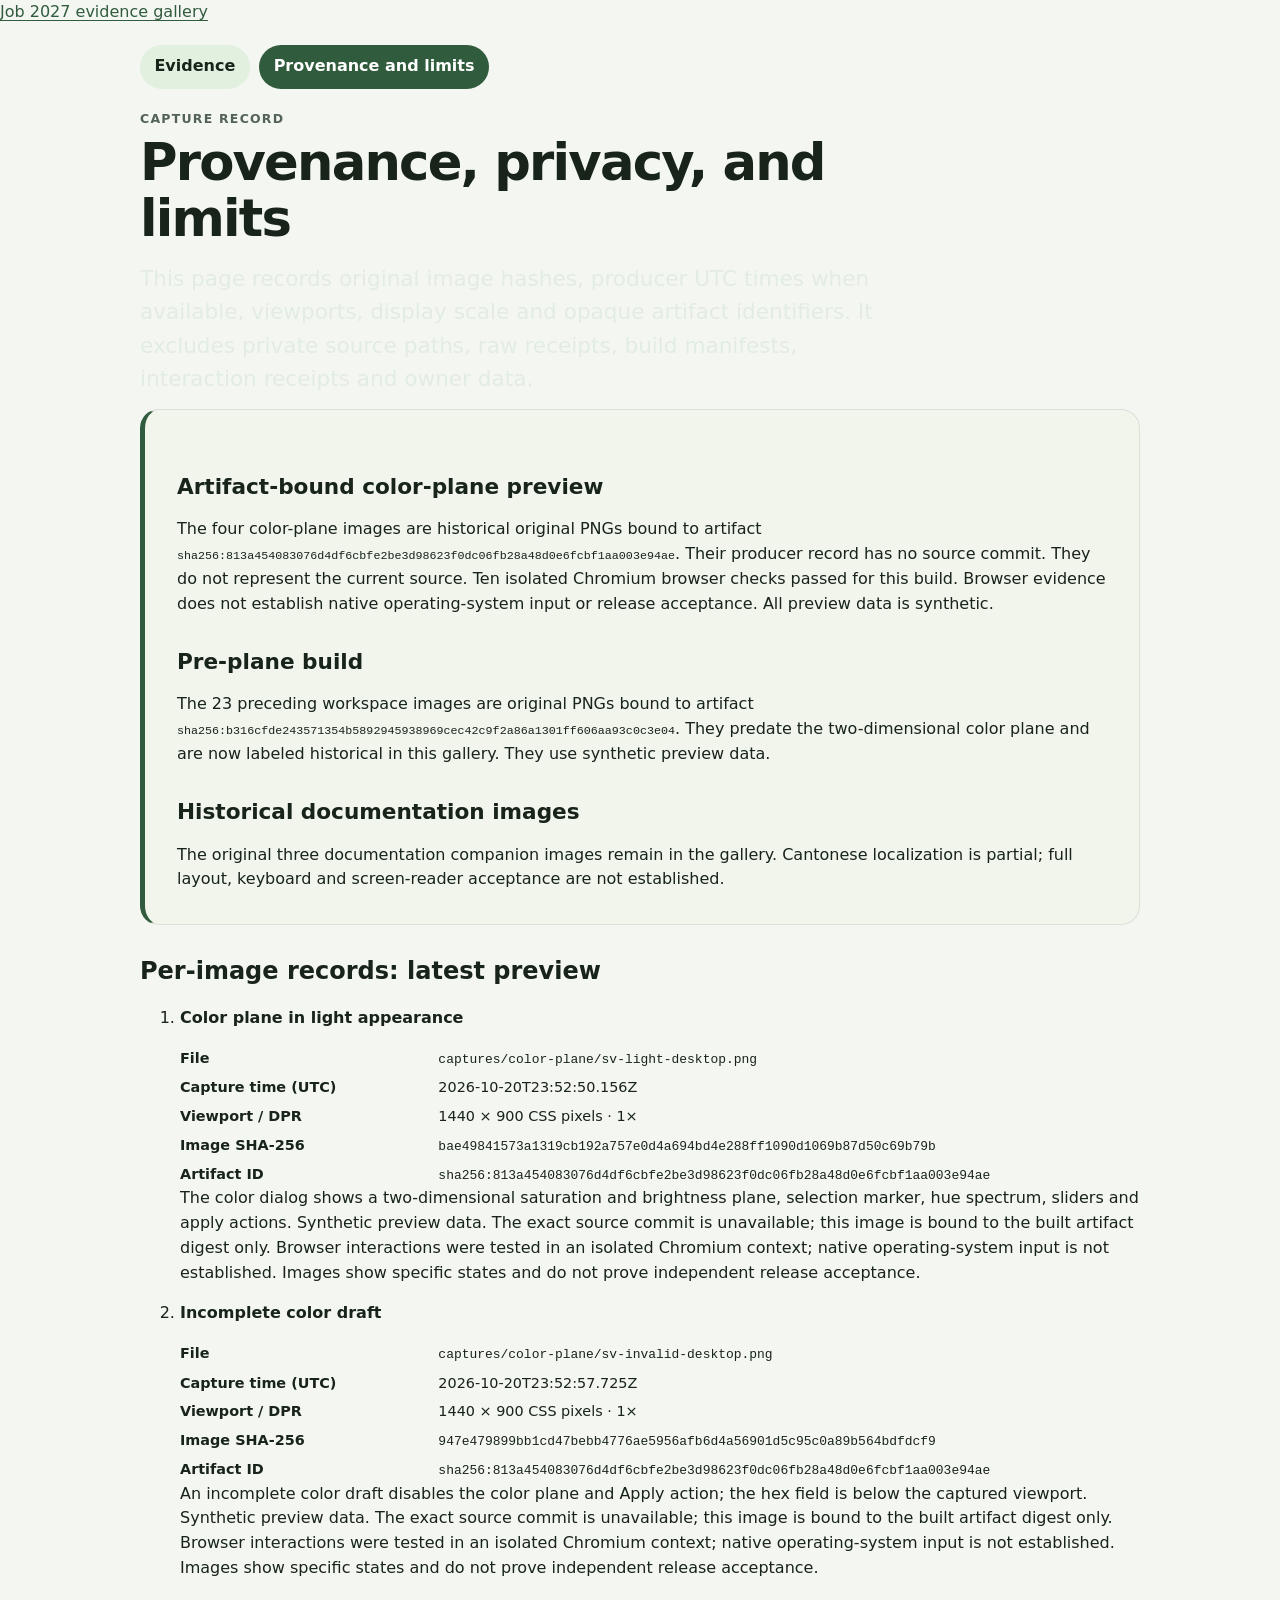
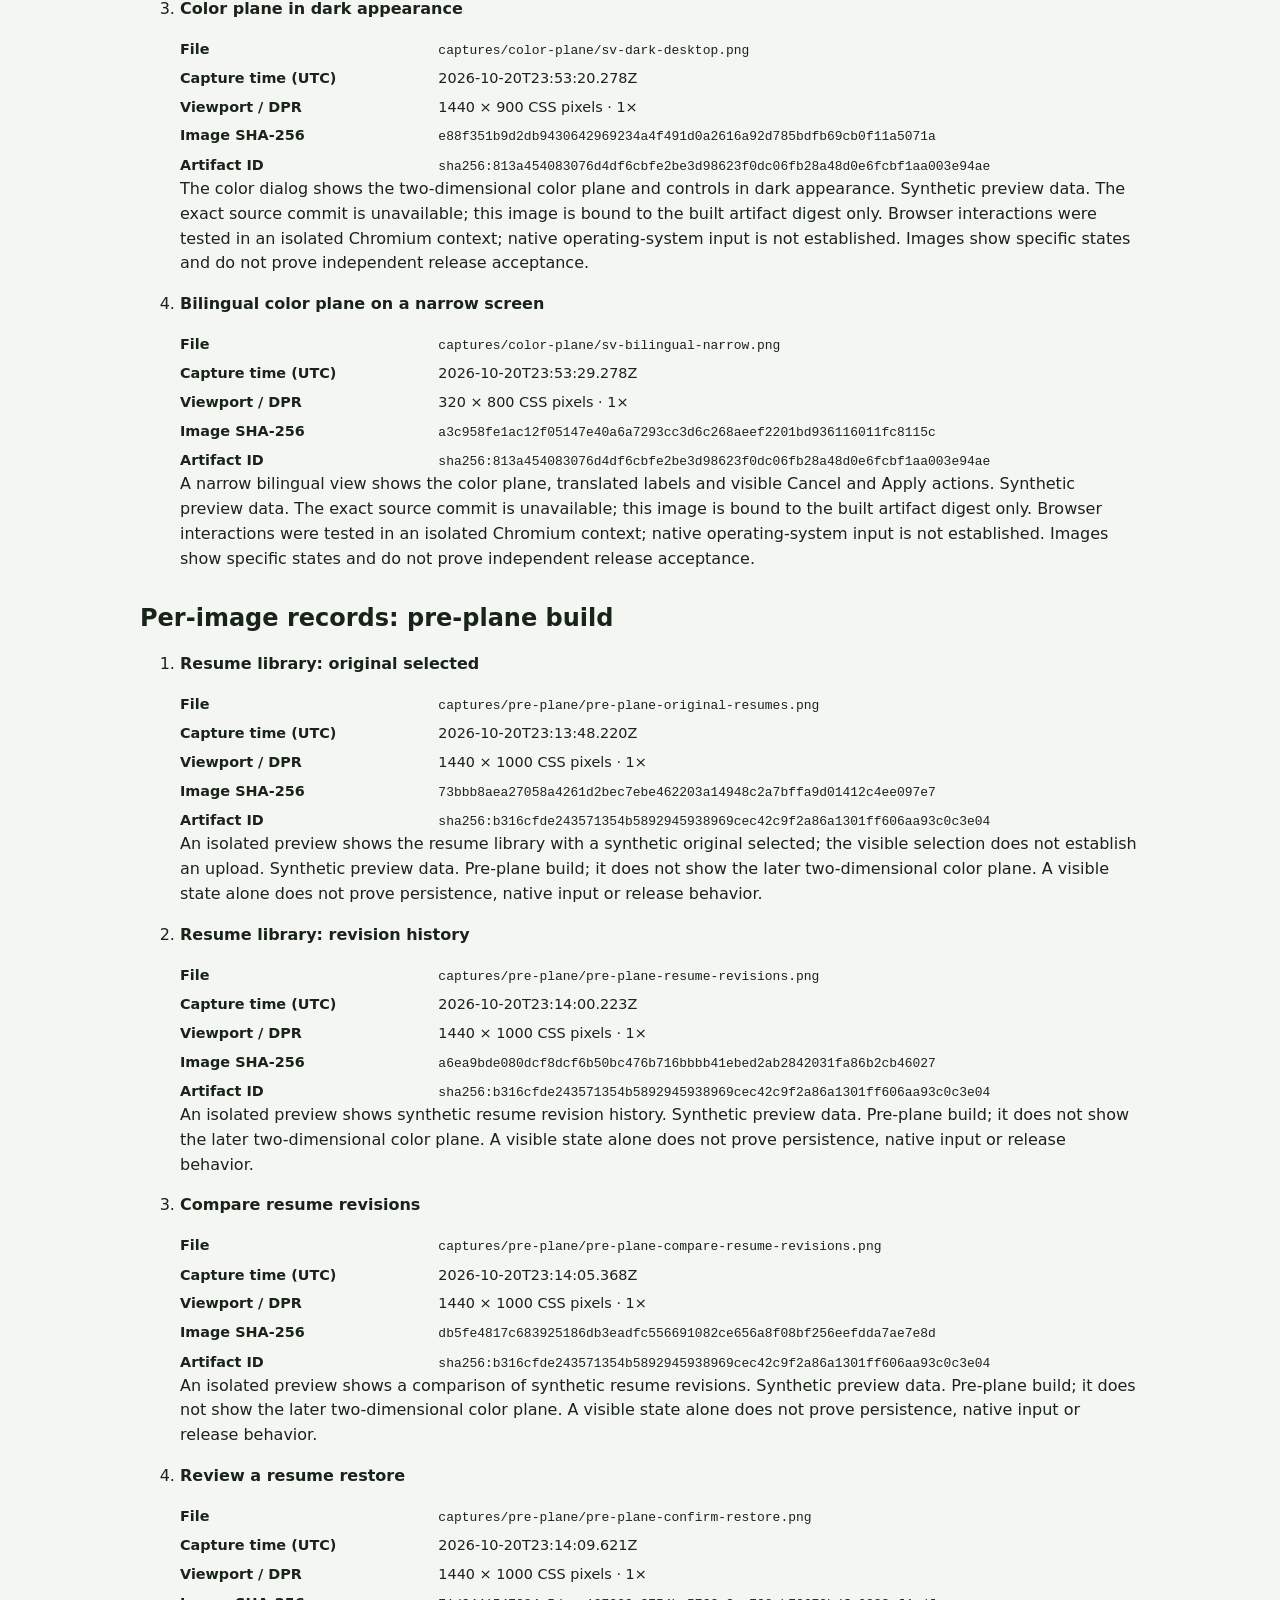
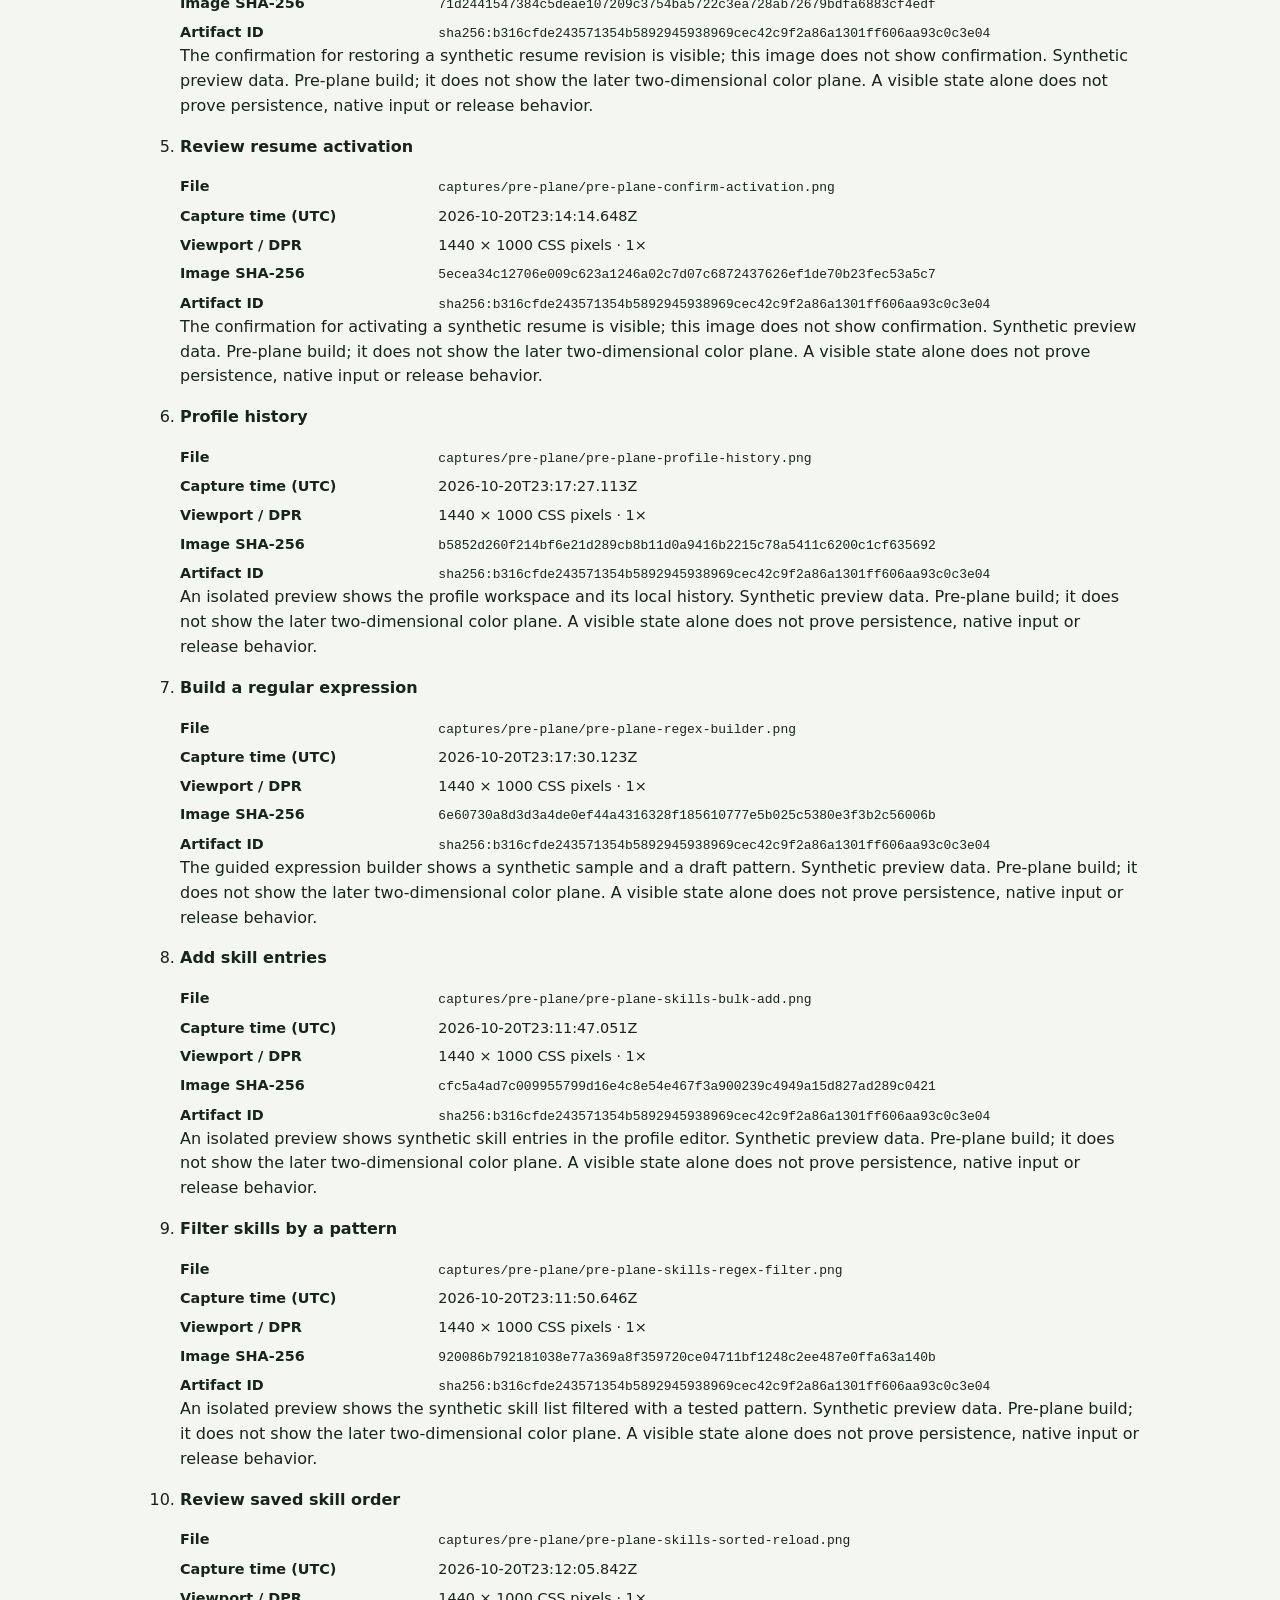
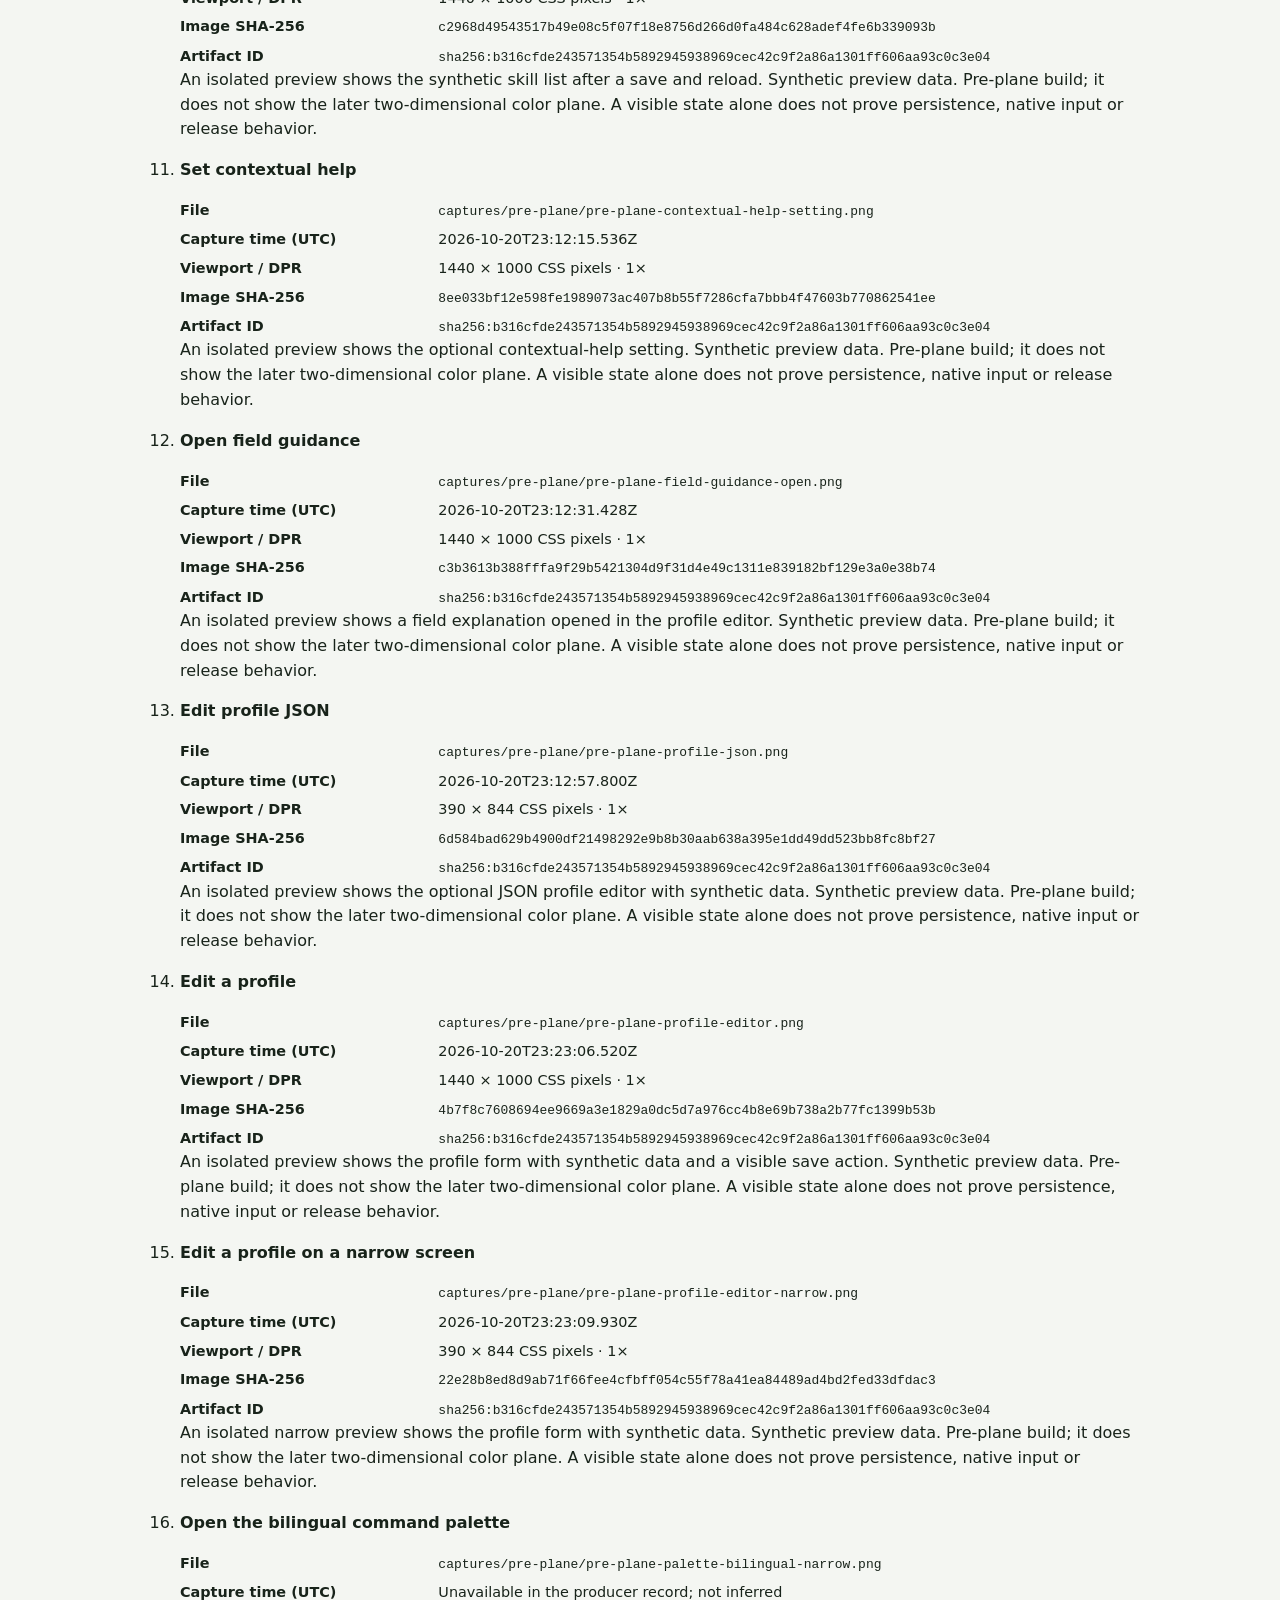
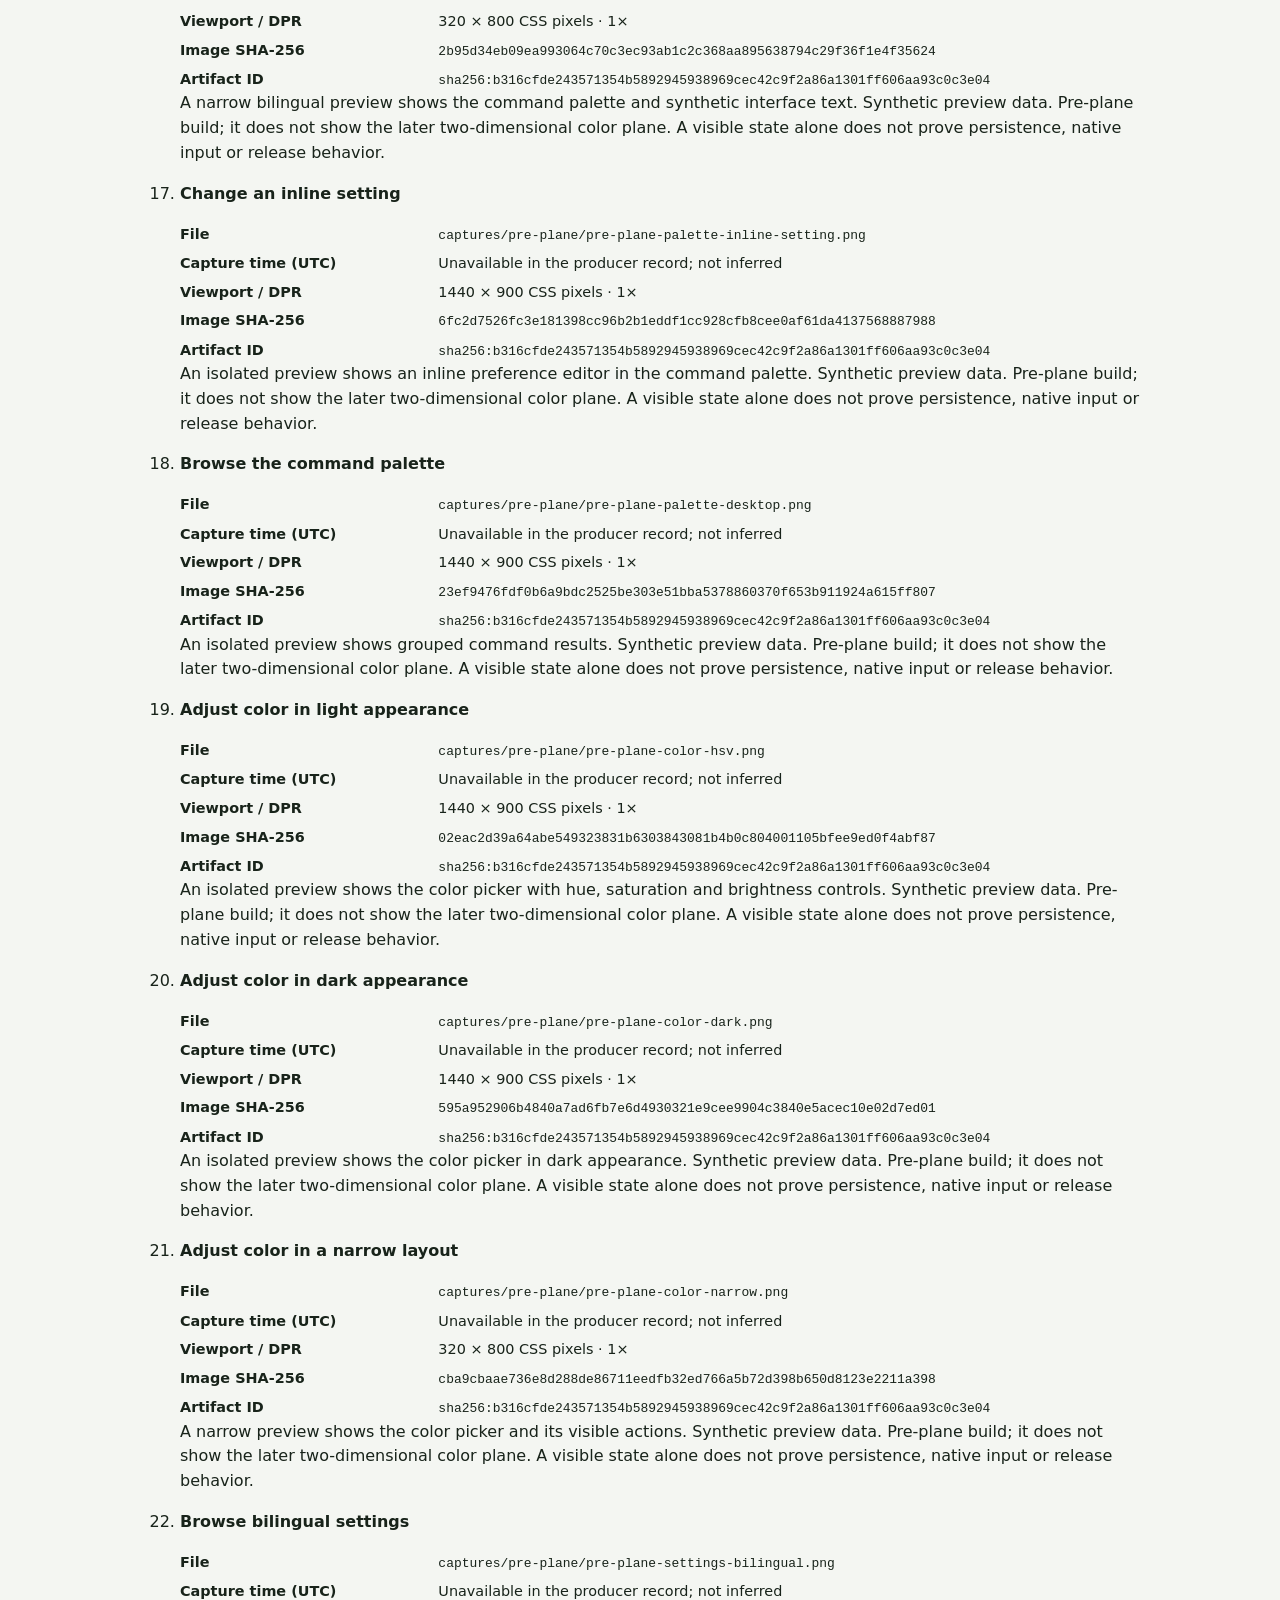
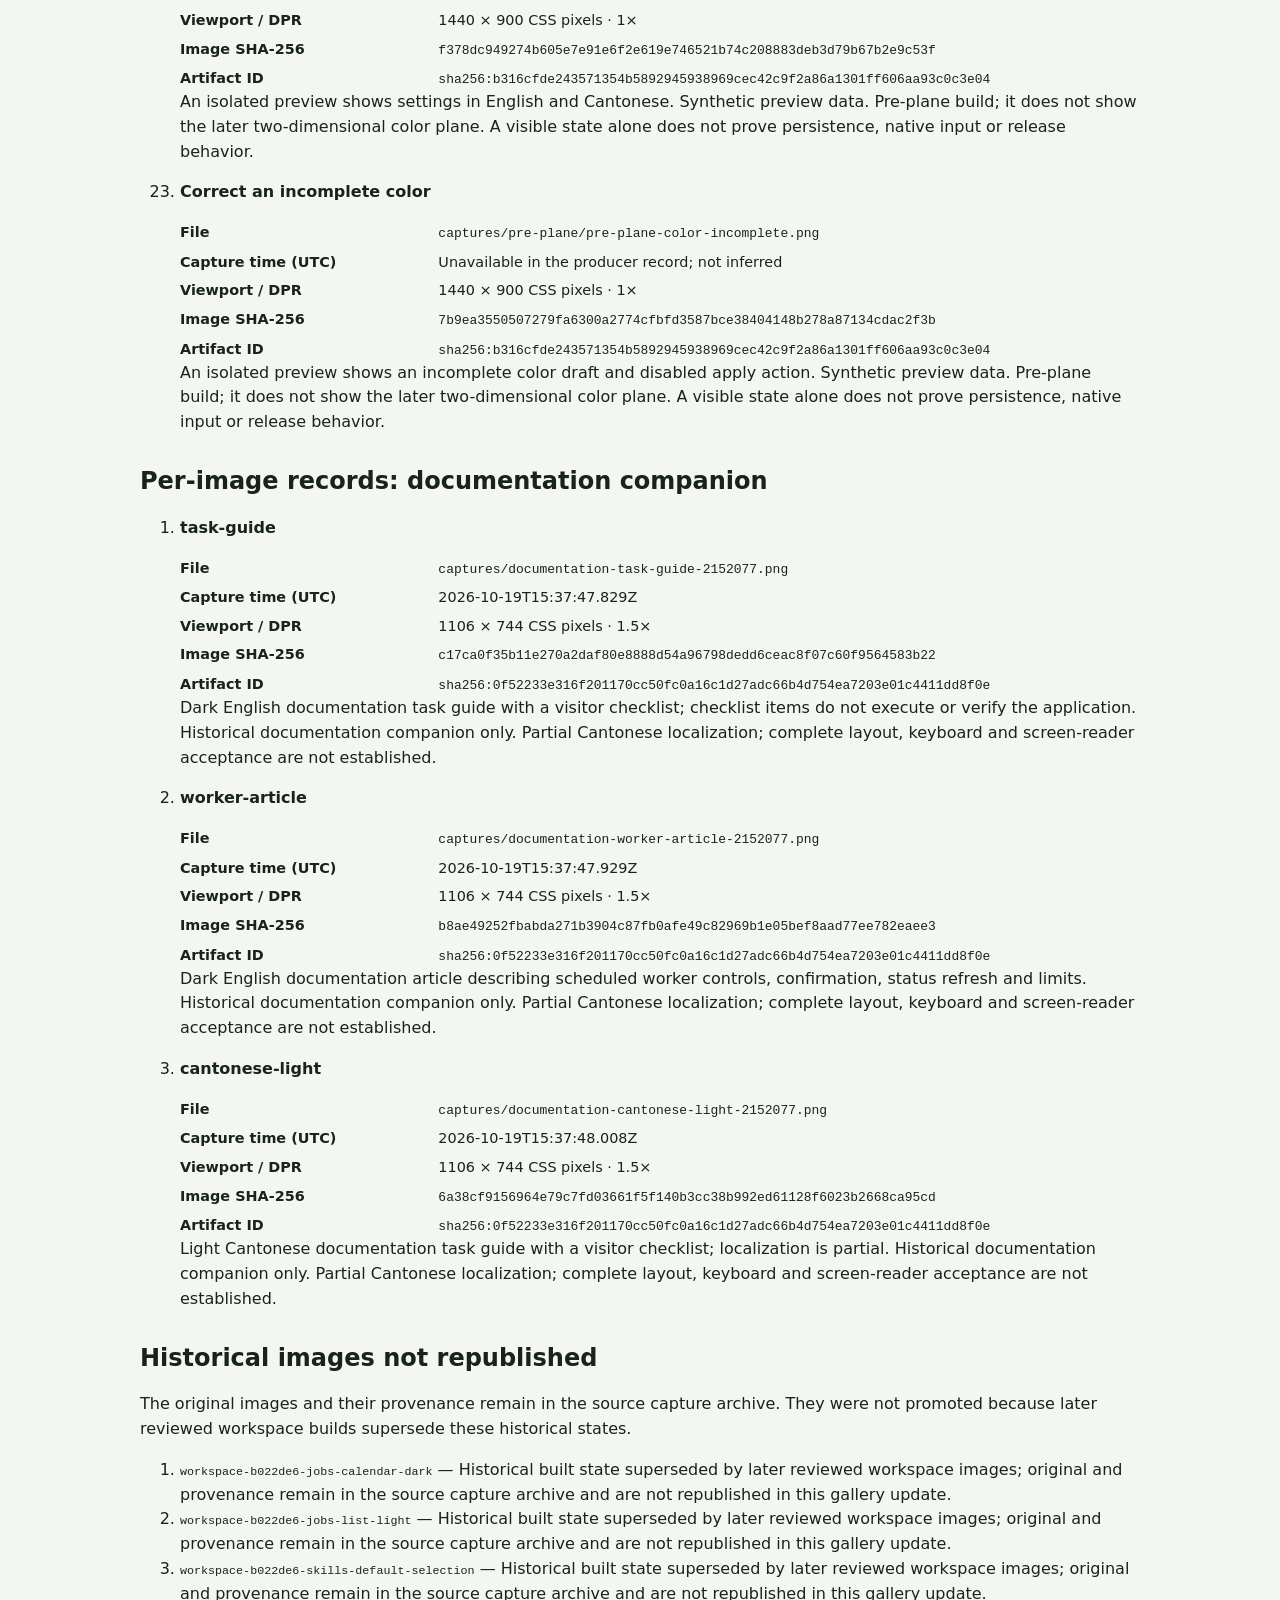
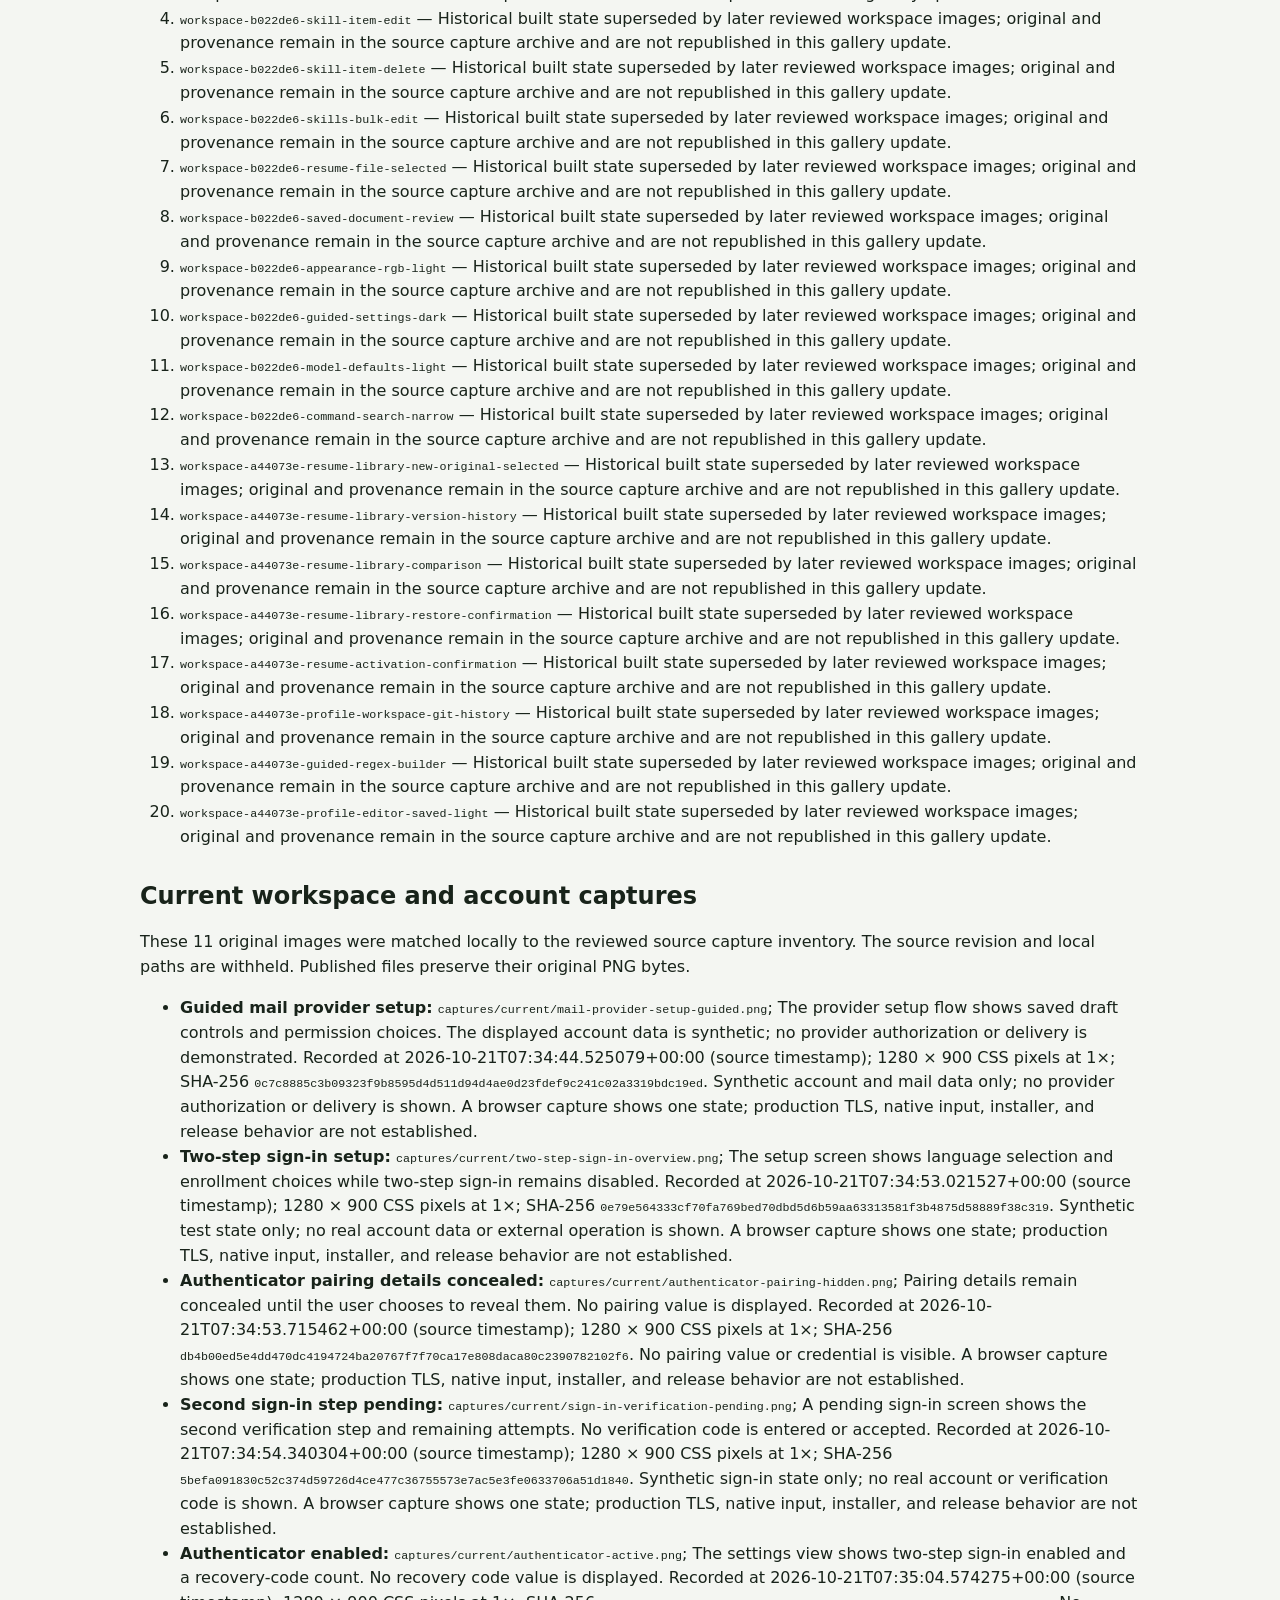
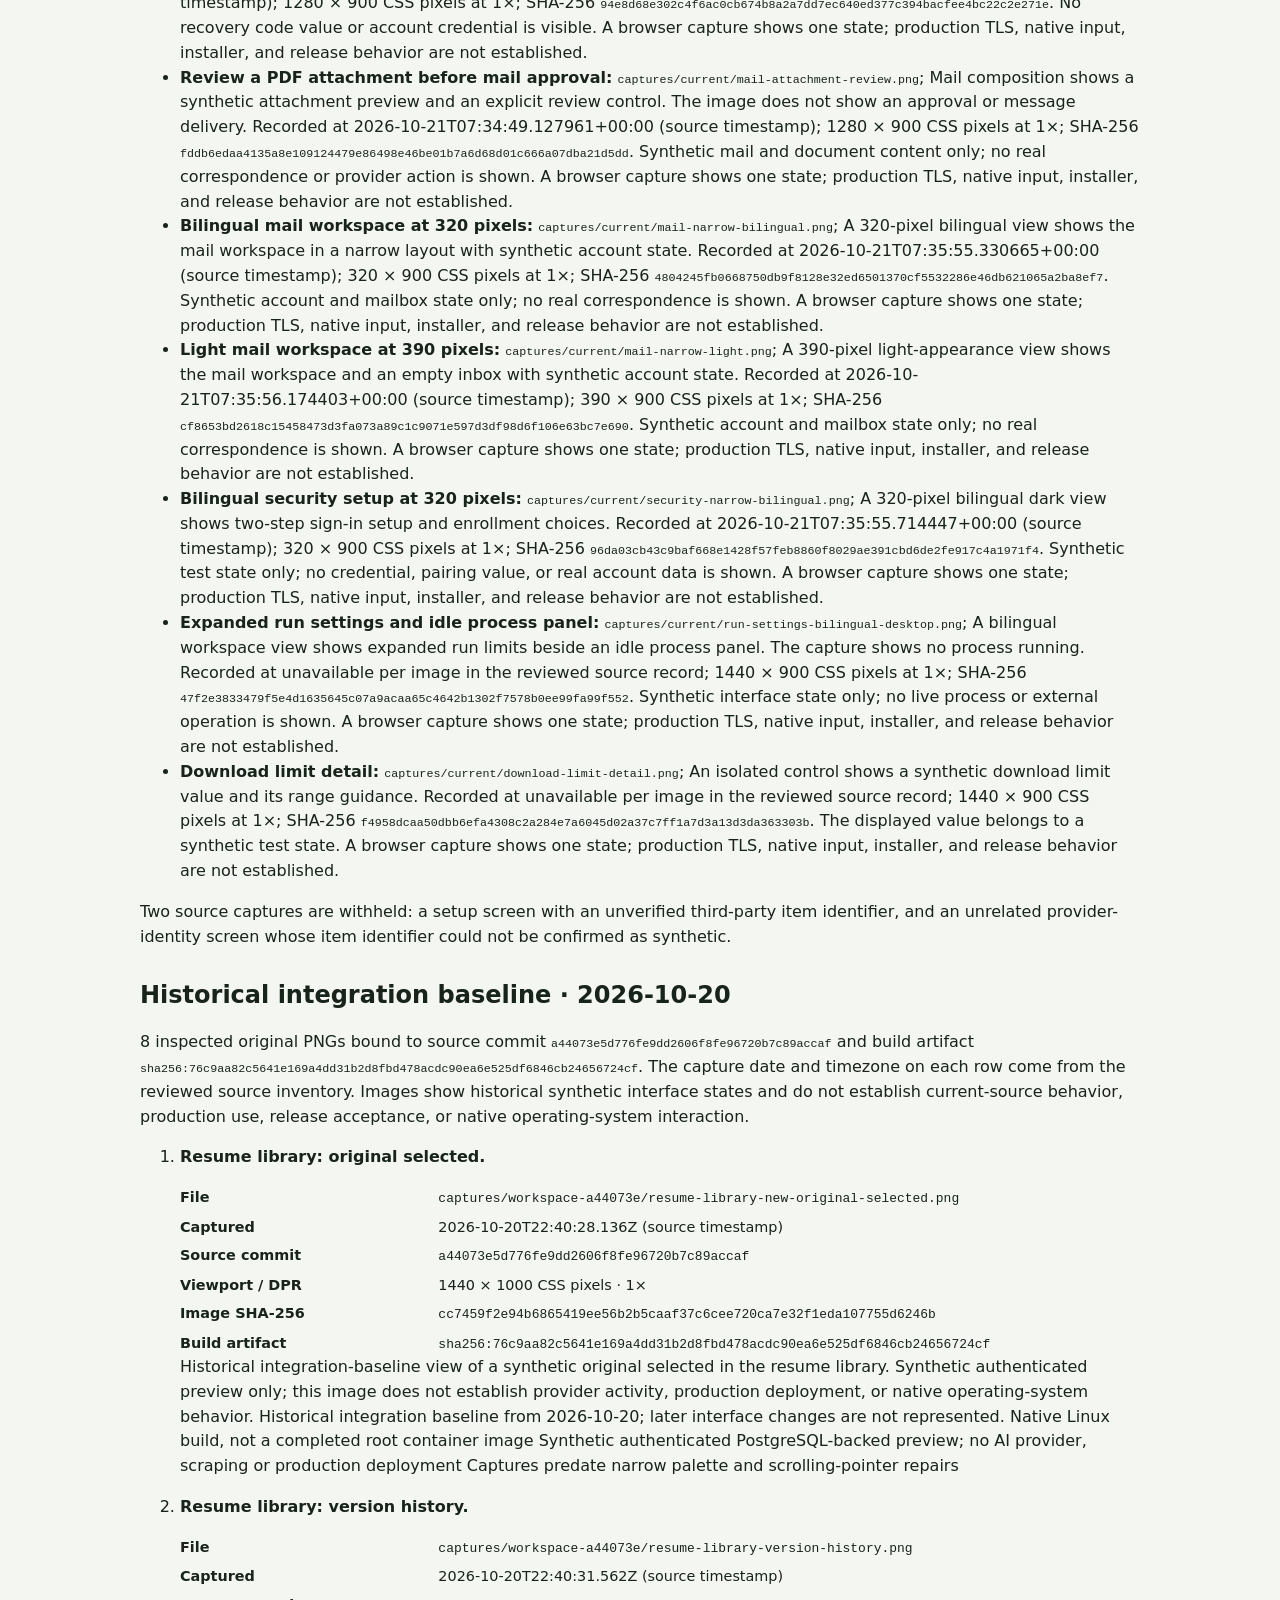
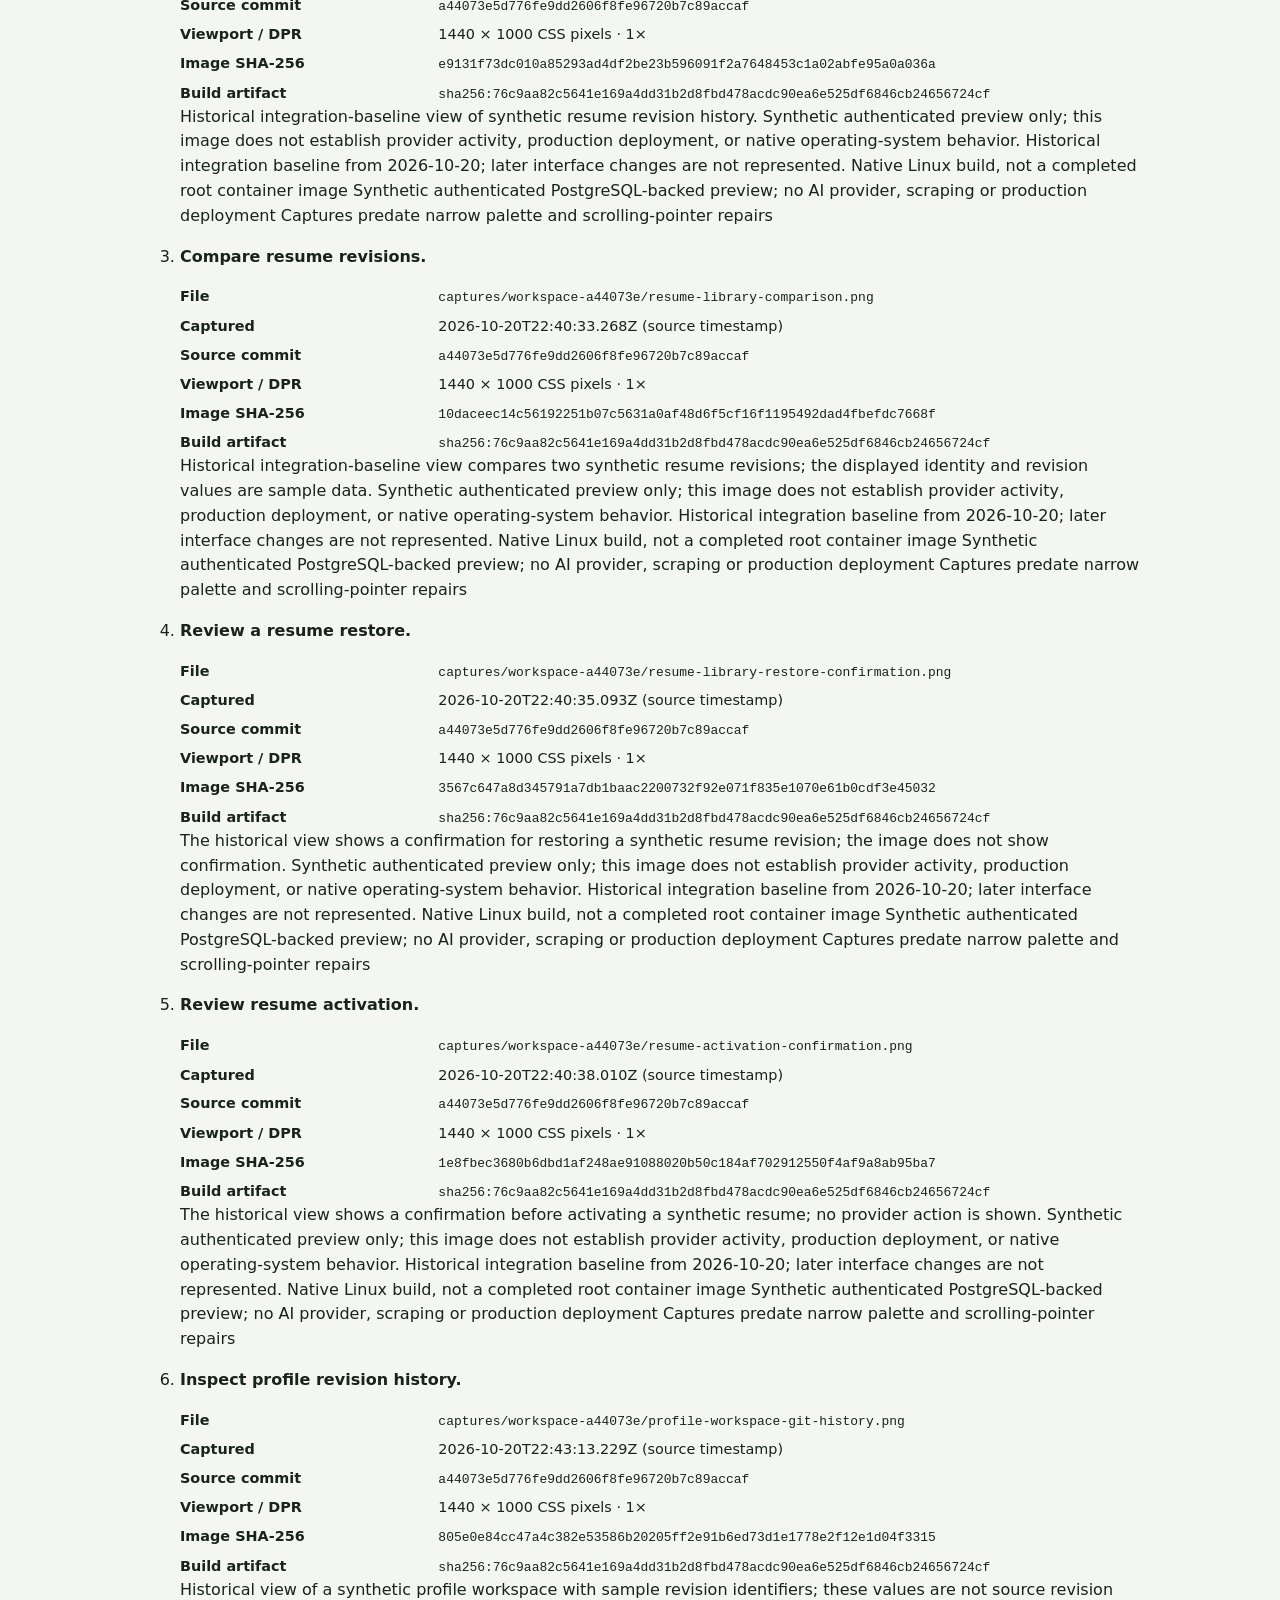
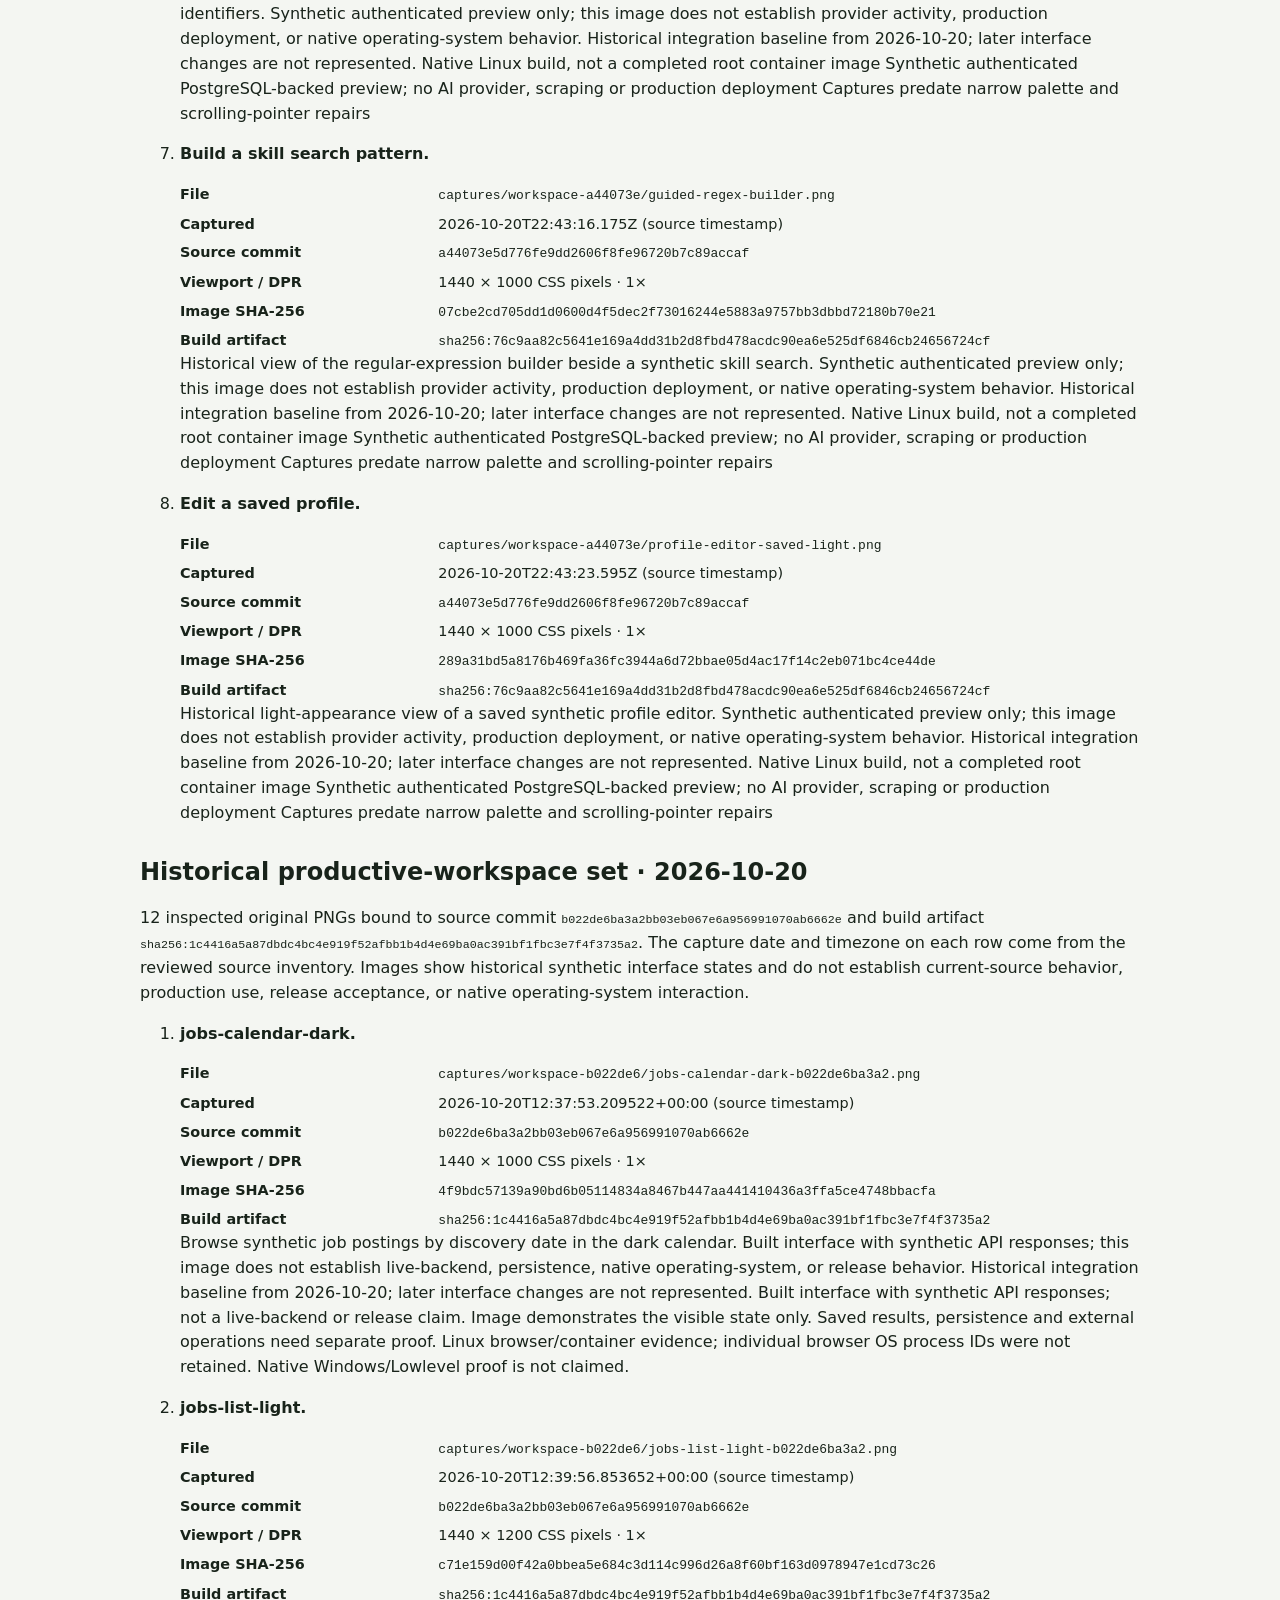
<file: docs/provenance.html>
<!doctype html><html lang="en"><head><meta charset="utf-8"><meta name="viewport" content="width=device-width, initial-scale=1"><meta name="color-scheme" content="light dark"><title>Provenance and limits · Job 2027 evidence</title><link rel="stylesheet" href="gallery.css"></head><body><a class="skip-link" href="#provenance">Skip to provenance</a><header class="compact-header"><a href="./">Job 2027 evidence gallery</a></header><main id="provenance" class="provenance"><nav class="page-nav" aria-label="Evidence pages"><a href="./">Evidence</a><a aria-current="page" href="provenance.html">Provenance and limits</a></nav><p class="eyebrow">Capture record</p><h1>Provenance, privacy, and limits</h1><p class="lede">This page records original image hashes, producer UTC times when available, viewports, display scale and opaque artifact identifiers. It excludes private source paths, raw receipts, build manifests, interaction receipts and owner data.</p><section class="notice"><h2>Artifact-bound color-plane preview</h2><p>The four color-plane images are historical original PNGs bound to artifact <code>sha256:813a454083076d4df6cbfe2be3d98623f0dc06fb28a48d0e6fcbf1aa003e94ae</code>. Their producer record has no source commit. They do not represent the current source. Ten isolated Chromium browser checks passed for this build. Browser evidence does not establish native operating-system input or release acceptance. All preview data is synthetic.</p><h2>Pre-plane build</h2><p>The 23 preceding workspace images are original PNGs bound to artifact <code>sha256:b316cfde243571354b5892945938969cec42c9f2a86a1301ff606aa93c0c3e04</code>. They predate the two-dimensional color plane and are now labeled historical in this gallery. They use synthetic preview data.</p><h2>Historical documentation images</h2><p>The original three documentation companion images remain in the gallery. Cantonese localization is partial; full layout, keyboard and screen-reader acceptance are not established.</p></section><section><h2>Per-image records: latest preview</h2><ol><li><strong>Color plane in light appearance</strong><dl><dt>File</dt><dd><code>captures/color-plane/sv-light-desktop.png</code></dd><dt>Capture time (UTC)</dt><dd>2026-10-20T23:52:50.156Z</dd><dt>Viewport / DPR</dt><dd>1440 × 900 CSS pixels · 1×</dd><dt>Image SHA-256</dt><dd><code>bae49841573a1319cb192a757e0d4a694bd4e288ff1090d1069b87d50c69b79b</code></dd><dt>Artifact ID</dt><dd><code>sha256:813a454083076d4df6cbfe2be3d98623f0dc06fb28a48d0e6fcbf1aa003e94ae</code></dd></dl><p>The color dialog shows a two-dimensional saturation and brightness plane, selection marker, hue spectrum, sliders and apply actions. Synthetic preview data. The exact source commit is unavailable; this image is bound to the built artifact digest only. Browser interactions were tested in an isolated Chromium context; native operating-system input is not established. Images show specific states and do not prove independent release acceptance.</p></li><li><strong>Incomplete color draft</strong><dl><dt>File</dt><dd><code>captures/color-plane/sv-invalid-desktop.png</code></dd><dt>Capture time (UTC)</dt><dd>2026-10-20T23:52:57.725Z</dd><dt>Viewport / DPR</dt><dd>1440 × 900 CSS pixels · 1×</dd><dt>Image SHA-256</dt><dd><code>947e479899bb1cd47bebb4776ae5956afb6d4a56901d5c95c0a89b564bdfdcf9</code></dd><dt>Artifact ID</dt><dd><code>sha256:813a454083076d4df6cbfe2be3d98623f0dc06fb28a48d0e6fcbf1aa003e94ae</code></dd></dl><p>An incomplete color draft disables the color plane and Apply action; the hex field is below the captured viewport. Synthetic preview data. The exact source commit is unavailable; this image is bound to the built artifact digest only. Browser interactions were tested in an isolated Chromium context; native operating-system input is not established. Images show specific states and do not prove independent release acceptance.</p></li><li><strong>Color plane in dark appearance</strong><dl><dt>File</dt><dd><code>captures/color-plane/sv-dark-desktop.png</code></dd><dt>Capture time (UTC)</dt><dd>2026-10-20T23:53:20.278Z</dd><dt>Viewport / DPR</dt><dd>1440 × 900 CSS pixels · 1×</dd><dt>Image SHA-256</dt><dd><code>e88f351b9d2db9430642969234a4f491d0a2616a92d785bdfb69cb0f11a5071a</code></dd><dt>Artifact ID</dt><dd><code>sha256:813a454083076d4df6cbfe2be3d98623f0dc06fb28a48d0e6fcbf1aa003e94ae</code></dd></dl><p>The color dialog shows the two-dimensional color plane and controls in dark appearance. Synthetic preview data. The exact source commit is unavailable; this image is bound to the built artifact digest only. Browser interactions were tested in an isolated Chromium context; native operating-system input is not established. Images show specific states and do not prove independent release acceptance.</p></li><li><strong>Bilingual color plane on a narrow screen</strong><dl><dt>File</dt><dd><code>captures/color-plane/sv-bilingual-narrow.png</code></dd><dt>Capture time (UTC)</dt><dd>2026-10-20T23:53:29.278Z</dd><dt>Viewport / DPR</dt><dd>320 × 800 CSS pixels · 1×</dd><dt>Image SHA-256</dt><dd><code>a3c958fe1ac12f05147e40a6a7293cc3d6c268aeef2201bd936116011fc8115c</code></dd><dt>Artifact ID</dt><dd><code>sha256:813a454083076d4df6cbfe2be3d98623f0dc06fb28a48d0e6fcbf1aa003e94ae</code></dd></dl><p>A narrow bilingual view shows the color plane, translated labels and visible Cancel and Apply actions. Synthetic preview data. The exact source commit is unavailable; this image is bound to the built artifact digest only. Browser interactions were tested in an isolated Chromium context; native operating-system input is not established. Images show specific states and do not prove independent release acceptance.</p></li></ol></section><section><h2>Per-image records: pre-plane build</h2><ol><li><strong>Resume library: original selected</strong><dl><dt>File</dt><dd><code>captures/pre-plane/pre-plane-original-resumes.png</code></dd><dt>Capture time (UTC)</dt><dd>2026-10-20T23:13:48.220Z</dd><dt>Viewport / DPR</dt><dd>1440 × 1000 CSS pixels · 1×</dd><dt>Image SHA-256</dt><dd><code>73bbb8aea27058a4261d2bec7ebe462203a14948c2a7bffa9d01412c4ee097e7</code></dd><dt>Artifact ID</dt><dd><code>sha256:b316cfde243571354b5892945938969cec42c9f2a86a1301ff606aa93c0c3e04</code></dd></dl><p>An isolated preview shows the resume library with a synthetic original selected; the visible selection does not establish an upload. Synthetic preview data. Pre-plane build; it does not show the later two-dimensional color plane. A visible state alone does not prove persistence, native input or release behavior.</p></li><li><strong>Resume library: revision history</strong><dl><dt>File</dt><dd><code>captures/pre-plane/pre-plane-resume-revisions.png</code></dd><dt>Capture time (UTC)</dt><dd>2026-10-20T23:14:00.223Z</dd><dt>Viewport / DPR</dt><dd>1440 × 1000 CSS pixels · 1×</dd><dt>Image SHA-256</dt><dd><code>a6ea9bde080dcf8dcf6b50bc476b716bbbb41ebed2ab2842031fa86b2cb46027</code></dd><dt>Artifact ID</dt><dd><code>sha256:b316cfde243571354b5892945938969cec42c9f2a86a1301ff606aa93c0c3e04</code></dd></dl><p>An isolated preview shows synthetic resume revision history. Synthetic preview data. Pre-plane build; it does not show the later two-dimensional color plane. A visible state alone does not prove persistence, native input or release behavior.</p></li><li><strong>Compare resume revisions</strong><dl><dt>File</dt><dd><code>captures/pre-plane/pre-plane-compare-resume-revisions.png</code></dd><dt>Capture time (UTC)</dt><dd>2026-10-20T23:14:05.368Z</dd><dt>Viewport / DPR</dt><dd>1440 × 1000 CSS pixels · 1×</dd><dt>Image SHA-256</dt><dd><code>db5fe4817c683925186db3eadfc556691082ce656a8f08bf256eefdda7ae7e8d</code></dd><dt>Artifact ID</dt><dd><code>sha256:b316cfde243571354b5892945938969cec42c9f2a86a1301ff606aa93c0c3e04</code></dd></dl><p>An isolated preview shows a comparison of synthetic resume revisions. Synthetic preview data. Pre-plane build; it does not show the later two-dimensional color plane. A visible state alone does not prove persistence, native input or release behavior.</p></li><li><strong>Review a resume restore</strong><dl><dt>File</dt><dd><code>captures/pre-plane/pre-plane-confirm-restore.png</code></dd><dt>Capture time (UTC)</dt><dd>2026-10-20T23:14:09.621Z</dd><dt>Viewport / DPR</dt><dd>1440 × 1000 CSS pixels · 1×</dd><dt>Image SHA-256</dt><dd><code>71d2441547384c5deae107209c3754ba5722c3ea728ab72679bdfa6883cf4edf</code></dd><dt>Artifact ID</dt><dd><code>sha256:b316cfde243571354b5892945938969cec42c9f2a86a1301ff606aa93c0c3e04</code></dd></dl><p>The confirmation for restoring a synthetic resume revision is visible; this image does not show confirmation. Synthetic preview data. Pre-plane build; it does not show the later two-dimensional color plane. A visible state alone does not prove persistence, native input or release behavior.</p></li><li><strong>Review resume activation</strong><dl><dt>File</dt><dd><code>captures/pre-plane/pre-plane-confirm-activation.png</code></dd><dt>Capture time (UTC)</dt><dd>2026-10-20T23:14:14.648Z</dd><dt>Viewport / DPR</dt><dd>1440 × 1000 CSS pixels · 1×</dd><dt>Image SHA-256</dt><dd><code>5ecea34c12706e009c623a1246a02c7d07c6872437626ef1de70b23fec53a5c7</code></dd><dt>Artifact ID</dt><dd><code>sha256:b316cfde243571354b5892945938969cec42c9f2a86a1301ff606aa93c0c3e04</code></dd></dl><p>The confirmation for activating a synthetic resume is visible; this image does not show confirmation. Synthetic preview data. Pre-plane build; it does not show the later two-dimensional color plane. A visible state alone does not prove persistence, native input or release behavior.</p></li><li><strong>Profile history</strong><dl><dt>File</dt><dd><code>captures/pre-plane/pre-plane-profile-history.png</code></dd><dt>Capture time (UTC)</dt><dd>2026-10-20T23:17:27.113Z</dd><dt>Viewport / DPR</dt><dd>1440 × 1000 CSS pixels · 1×</dd><dt>Image SHA-256</dt><dd><code>b5852d260f214bf6e21d289cb8b11d0a9416b2215c78a5411c6200c1cf635692</code></dd><dt>Artifact ID</dt><dd><code>sha256:b316cfde243571354b5892945938969cec42c9f2a86a1301ff606aa93c0c3e04</code></dd></dl><p>An isolated preview shows the profile workspace and its local history. Synthetic preview data. Pre-plane build; it does not show the later two-dimensional color plane. A visible state alone does not prove persistence, native input or release behavior.</p></li><li><strong>Build a regular expression</strong><dl><dt>File</dt><dd><code>captures/pre-plane/pre-plane-regex-builder.png</code></dd><dt>Capture time (UTC)</dt><dd>2026-10-20T23:17:30.123Z</dd><dt>Viewport / DPR</dt><dd>1440 × 1000 CSS pixels · 1×</dd><dt>Image SHA-256</dt><dd><code>6e60730a8d3d3a4de0ef44a4316328f185610777e5b025c5380e3f3b2c56006b</code></dd><dt>Artifact ID</dt><dd><code>sha256:b316cfde243571354b5892945938969cec42c9f2a86a1301ff606aa93c0c3e04</code></dd></dl><p>The guided expression builder shows a synthetic sample and a draft pattern. Synthetic preview data. Pre-plane build; it does not show the later two-dimensional color plane. A visible state alone does not prove persistence, native input or release behavior.</p></li><li><strong>Add skill entries</strong><dl><dt>File</dt><dd><code>captures/pre-plane/pre-plane-skills-bulk-add.png</code></dd><dt>Capture time (UTC)</dt><dd>2026-10-20T23:11:47.051Z</dd><dt>Viewport / DPR</dt><dd>1440 × 1000 CSS pixels · 1×</dd><dt>Image SHA-256</dt><dd><code>cfc5a4ad7c009955799d16e4c8e54e467f3a900239c4949a15d827ad289c0421</code></dd><dt>Artifact ID</dt><dd><code>sha256:b316cfde243571354b5892945938969cec42c9f2a86a1301ff606aa93c0c3e04</code></dd></dl><p>An isolated preview shows synthetic skill entries in the profile editor. Synthetic preview data. Pre-plane build; it does not show the later two-dimensional color plane. A visible state alone does not prove persistence, native input or release behavior.</p></li><li><strong>Filter skills by a pattern</strong><dl><dt>File</dt><dd><code>captures/pre-plane/pre-plane-skills-regex-filter.png</code></dd><dt>Capture time (UTC)</dt><dd>2026-10-20T23:11:50.646Z</dd><dt>Viewport / DPR</dt><dd>1440 × 1000 CSS pixels · 1×</dd><dt>Image SHA-256</dt><dd><code>920086b792181038e77a369a8f359720ce04711bf1248c2ee487e0ffa63a140b</code></dd><dt>Artifact ID</dt><dd><code>sha256:b316cfde243571354b5892945938969cec42c9f2a86a1301ff606aa93c0c3e04</code></dd></dl><p>An isolated preview shows the synthetic skill list filtered with a tested pattern. Synthetic preview data. Pre-plane build; it does not show the later two-dimensional color plane. A visible state alone does not prove persistence, native input or release behavior.</p></li><li><strong>Review saved skill order</strong><dl><dt>File</dt><dd><code>captures/pre-plane/pre-plane-skills-sorted-reload.png</code></dd><dt>Capture time (UTC)</dt><dd>2026-10-20T23:12:05.842Z</dd><dt>Viewport / DPR</dt><dd>1440 × 1000 CSS pixels · 1×</dd><dt>Image SHA-256</dt><dd><code>c2968d49543517b49e08c5f07f18e8756d266d0fa484c628adef4fe6b339093b</code></dd><dt>Artifact ID</dt><dd><code>sha256:b316cfde243571354b5892945938969cec42c9f2a86a1301ff606aa93c0c3e04</code></dd></dl><p>An isolated preview shows the synthetic skill list after a save and reload. Synthetic preview data. Pre-plane build; it does not show the later two-dimensional color plane. A visible state alone does not prove persistence, native input or release behavior.</p></li><li><strong>Set contextual help</strong><dl><dt>File</dt><dd><code>captures/pre-plane/pre-plane-contextual-help-setting.png</code></dd><dt>Capture time (UTC)</dt><dd>2026-10-20T23:12:15.536Z</dd><dt>Viewport / DPR</dt><dd>1440 × 1000 CSS pixels · 1×</dd><dt>Image SHA-256</dt><dd><code>8ee033bf12e598fe1989073ac407b8b55f7286cfa7bbb4f47603b770862541ee</code></dd><dt>Artifact ID</dt><dd><code>sha256:b316cfde243571354b5892945938969cec42c9f2a86a1301ff606aa93c0c3e04</code></dd></dl><p>An isolated preview shows the optional contextual-help setting. Synthetic preview data. Pre-plane build; it does not show the later two-dimensional color plane. A visible state alone does not prove persistence, native input or release behavior.</p></li><li><strong>Open field guidance</strong><dl><dt>File</dt><dd><code>captures/pre-plane/pre-plane-field-guidance-open.png</code></dd><dt>Capture time (UTC)</dt><dd>2026-10-20T23:12:31.428Z</dd><dt>Viewport / DPR</dt><dd>1440 × 1000 CSS pixels · 1×</dd><dt>Image SHA-256</dt><dd><code>c3b3613b388fffa9f29b5421304d9f31d4e49c1311e839182bf129e3a0e38b74</code></dd><dt>Artifact ID</dt><dd><code>sha256:b316cfde243571354b5892945938969cec42c9f2a86a1301ff606aa93c0c3e04</code></dd></dl><p>An isolated preview shows a field explanation opened in the profile editor. Synthetic preview data. Pre-plane build; it does not show the later two-dimensional color plane. A visible state alone does not prove persistence, native input or release behavior.</p></li><li><strong>Edit profile JSON</strong><dl><dt>File</dt><dd><code>captures/pre-plane/pre-plane-profile-json.png</code></dd><dt>Capture time (UTC)</dt><dd>2026-10-20T23:12:57.800Z</dd><dt>Viewport / DPR</dt><dd>390 × 844 CSS pixels · 1×</dd><dt>Image SHA-256</dt><dd><code>6d584bad629b4900df21498292e9b8b30aab638a395e1dd49dd523bb8fc8bf27</code></dd><dt>Artifact ID</dt><dd><code>sha256:b316cfde243571354b5892945938969cec42c9f2a86a1301ff606aa93c0c3e04</code></dd></dl><p>An isolated preview shows the optional JSON profile editor with synthetic data. Synthetic preview data. Pre-plane build; it does not show the later two-dimensional color plane. A visible state alone does not prove persistence, native input or release behavior.</p></li><li><strong>Edit a profile</strong><dl><dt>File</dt><dd><code>captures/pre-plane/pre-plane-profile-editor.png</code></dd><dt>Capture time (UTC)</dt><dd>2026-10-20T23:23:06.520Z</dd><dt>Viewport / DPR</dt><dd>1440 × 1000 CSS pixels · 1×</dd><dt>Image SHA-256</dt><dd><code>4b7f8c7608694ee9669a3e1829a0dc5d7a976cc4b8e69b738a2b77fc1399b53b</code></dd><dt>Artifact ID</dt><dd><code>sha256:b316cfde243571354b5892945938969cec42c9f2a86a1301ff606aa93c0c3e04</code></dd></dl><p>An isolated preview shows the profile form with synthetic data and a visible save action. Synthetic preview data. Pre-plane build; it does not show the later two-dimensional color plane. A visible state alone does not prove persistence, native input or release behavior.</p></li><li><strong>Edit a profile on a narrow screen</strong><dl><dt>File</dt><dd><code>captures/pre-plane/pre-plane-profile-editor-narrow.png</code></dd><dt>Capture time (UTC)</dt><dd>2026-10-20T23:23:09.930Z</dd><dt>Viewport / DPR</dt><dd>390 × 844 CSS pixels · 1×</dd><dt>Image SHA-256</dt><dd><code>22e28b8ed8d9ab71f66fee4cfbff054c55f78a41ea84489ad4bd2fed33dfdac3</code></dd><dt>Artifact ID</dt><dd><code>sha256:b316cfde243571354b5892945938969cec42c9f2a86a1301ff606aa93c0c3e04</code></dd></dl><p>An isolated narrow preview shows the profile form with synthetic data. Synthetic preview data. Pre-plane build; it does not show the later two-dimensional color plane. A visible state alone does not prove persistence, native input or release behavior.</p></li><li><strong>Open the bilingual command palette</strong><dl><dt>File</dt><dd><code>captures/pre-plane/pre-plane-palette-bilingual-narrow.png</code></dd><dt>Capture time (UTC)</dt><dd>Unavailable in the producer record; not inferred</dd><dt>Viewport / DPR</dt><dd>320 × 800 CSS pixels · 1×</dd><dt>Image SHA-256</dt><dd><code>2b95d34eb09ea993064c70c3ec93ab1c2c368aa895638794c29f36f1e4f35624</code></dd><dt>Artifact ID</dt><dd><code>sha256:b316cfde243571354b5892945938969cec42c9f2a86a1301ff606aa93c0c3e04</code></dd></dl><p>A narrow bilingual preview shows the command palette and synthetic interface text. Synthetic preview data. Pre-plane build; it does not show the later two-dimensional color plane. A visible state alone does not prove persistence, native input or release behavior.</p></li><li><strong>Change an inline setting</strong><dl><dt>File</dt><dd><code>captures/pre-plane/pre-plane-palette-inline-setting.png</code></dd><dt>Capture time (UTC)</dt><dd>Unavailable in the producer record; not inferred</dd><dt>Viewport / DPR</dt><dd>1440 × 900 CSS pixels · 1×</dd><dt>Image SHA-256</dt><dd><code>6fc2d7526fc3e181398cc96b2b1eddf1cc928cfb8cee0af61da4137568887988</code></dd><dt>Artifact ID</dt><dd><code>sha256:b316cfde243571354b5892945938969cec42c9f2a86a1301ff606aa93c0c3e04</code></dd></dl><p>An isolated preview shows an inline preference editor in the command palette. Synthetic preview data. Pre-plane build; it does not show the later two-dimensional color plane. A visible state alone does not prove persistence, native input or release behavior.</p></li><li><strong>Browse the command palette</strong><dl><dt>File</dt><dd><code>captures/pre-plane/pre-plane-palette-desktop.png</code></dd><dt>Capture time (UTC)</dt><dd>Unavailable in the producer record; not inferred</dd><dt>Viewport / DPR</dt><dd>1440 × 900 CSS pixels · 1×</dd><dt>Image SHA-256</dt><dd><code>23ef9476fdf0b6a9bdc2525be303e51bba5378860370f653b911924a615ff807</code></dd><dt>Artifact ID</dt><dd><code>sha256:b316cfde243571354b5892945938969cec42c9f2a86a1301ff606aa93c0c3e04</code></dd></dl><p>An isolated preview shows grouped command results. Synthetic preview data. Pre-plane build; it does not show the later two-dimensional color plane. A visible state alone does not prove persistence, native input or release behavior.</p></li><li><strong>Adjust color in light appearance</strong><dl><dt>File</dt><dd><code>captures/pre-plane/pre-plane-color-hsv.png</code></dd><dt>Capture time (UTC)</dt><dd>Unavailable in the producer record; not inferred</dd><dt>Viewport / DPR</dt><dd>1440 × 900 CSS pixels · 1×</dd><dt>Image SHA-256</dt><dd><code>02eac2d39a64abe549323831b6303843081b4b0c804001105bfee9ed0f4abf87</code></dd><dt>Artifact ID</dt><dd><code>sha256:b316cfde243571354b5892945938969cec42c9f2a86a1301ff606aa93c0c3e04</code></dd></dl><p>An isolated preview shows the color picker with hue, saturation and brightness controls. Synthetic preview data. Pre-plane build; it does not show the later two-dimensional color plane. A visible state alone does not prove persistence, native input or release behavior.</p></li><li><strong>Adjust color in dark appearance</strong><dl><dt>File</dt><dd><code>captures/pre-plane/pre-plane-color-dark.png</code></dd><dt>Capture time (UTC)</dt><dd>Unavailable in the producer record; not inferred</dd><dt>Viewport / DPR</dt><dd>1440 × 900 CSS pixels · 1×</dd><dt>Image SHA-256</dt><dd><code>595a952906b4840a7ad6fb7e6d4930321e9cee9904c3840e5acec10e02d7ed01</code></dd><dt>Artifact ID</dt><dd><code>sha256:b316cfde243571354b5892945938969cec42c9f2a86a1301ff606aa93c0c3e04</code></dd></dl><p>An isolated preview shows the color picker in dark appearance. Synthetic preview data. Pre-plane build; it does not show the later two-dimensional color plane. A visible state alone does not prove persistence, native input or release behavior.</p></li><li><strong>Adjust color in a narrow layout</strong><dl><dt>File</dt><dd><code>captures/pre-plane/pre-plane-color-narrow.png</code></dd><dt>Capture time (UTC)</dt><dd>Unavailable in the producer record; not inferred</dd><dt>Viewport / DPR</dt><dd>320 × 800 CSS pixels · 1×</dd><dt>Image SHA-256</dt><dd><code>cba9cbaae736e8d288de86711eedfb32ed766a5b72d398b650d8123e2211a398</code></dd><dt>Artifact ID</dt><dd><code>sha256:b316cfde243571354b5892945938969cec42c9f2a86a1301ff606aa93c0c3e04</code></dd></dl><p>A narrow preview shows the color picker and its visible actions. Synthetic preview data. Pre-plane build; it does not show the later two-dimensional color plane. A visible state alone does not prove persistence, native input or release behavior.</p></li><li><strong>Browse bilingual settings</strong><dl><dt>File</dt><dd><code>captures/pre-plane/pre-plane-settings-bilingual.png</code></dd><dt>Capture time (UTC)</dt><dd>Unavailable in the producer record; not inferred</dd><dt>Viewport / DPR</dt><dd>1440 × 900 CSS pixels · 1×</dd><dt>Image SHA-256</dt><dd><code>f378dc949274b605e7e91e6f2e619e746521b74c208883deb3d79b67b2e9c53f</code></dd><dt>Artifact ID</dt><dd><code>sha256:b316cfde243571354b5892945938969cec42c9f2a86a1301ff606aa93c0c3e04</code></dd></dl><p>An isolated preview shows settings in English and Cantonese. Synthetic preview data. Pre-plane build; it does not show the later two-dimensional color plane. A visible state alone does not prove persistence, native input or release behavior.</p></li><li><strong>Correct an incomplete color</strong><dl><dt>File</dt><dd><code>captures/pre-plane/pre-plane-color-incomplete.png</code></dd><dt>Capture time (UTC)</dt><dd>Unavailable in the producer record; not inferred</dd><dt>Viewport / DPR</dt><dd>1440 × 900 CSS pixels · 1×</dd><dt>Image SHA-256</dt><dd><code>7b9ea3550507279fa6300a2774cfbfd3587bce38404148b278a87134cdac2f3b</code></dd><dt>Artifact ID</dt><dd><code>sha256:b316cfde243571354b5892945938969cec42c9f2a86a1301ff606aa93c0c3e04</code></dd></dl><p>An isolated preview shows an incomplete color draft and disabled apply action. Synthetic preview data. Pre-plane build; it does not show the later two-dimensional color plane. A visible state alone does not prove persistence, native input or release behavior.</p></li></ol></section><section><h2>Per-image records: documentation companion</h2><ol><li><strong>task-guide</strong><dl><dt>File</dt><dd><code>captures/documentation-task-guide-2152077.png</code></dd><dt>Capture time (UTC)</dt><dd>2026-10-19T15:37:47.829Z</dd><dt>Viewport / DPR</dt><dd>1106 × 744 CSS pixels · 1.5×</dd><dt>Image SHA-256</dt><dd><code>c17ca0f35b11e270a2daf80e8888d54a96798dedd6ceac8f07c60f9564583b22</code></dd><dt>Artifact ID</dt><dd><code>sha256:0f52233e316f201170cc50fc0a16c1d27adc66b4d754ea7203e01c4411dd8f0e</code></dd></dl><p>Dark English documentation task guide with a visitor checklist; checklist items do not execute or verify the application. Historical documentation companion only. Partial Cantonese localization; complete layout, keyboard and screen-reader acceptance are not established.</p></li><li><strong>worker-article</strong><dl><dt>File</dt><dd><code>captures/documentation-worker-article-2152077.png</code></dd><dt>Capture time (UTC)</dt><dd>2026-10-19T15:37:47.929Z</dd><dt>Viewport / DPR</dt><dd>1106 × 744 CSS pixels · 1.5×</dd><dt>Image SHA-256</dt><dd><code>b8ae49252fbabda271b3904c87fb0afe49c82969b1e05bef8aad77ee782eaee3</code></dd><dt>Artifact ID</dt><dd><code>sha256:0f52233e316f201170cc50fc0a16c1d27adc66b4d754ea7203e01c4411dd8f0e</code></dd></dl><p>Dark English documentation article describing scheduled worker controls, confirmation, status refresh and limits. Historical documentation companion only. Partial Cantonese localization; complete layout, keyboard and screen-reader acceptance are not established.</p></li><li><strong>cantonese-light</strong><dl><dt>File</dt><dd><code>captures/documentation-cantonese-light-2152077.png</code></dd><dt>Capture time (UTC)</dt><dd>2026-10-19T15:37:48.008Z</dd><dt>Viewport / DPR</dt><dd>1106 × 744 CSS pixels · 1.5×</dd><dt>Image SHA-256</dt><dd><code>6a38cf9156964e79c7fd03661f5f140b3cc38b992ed61128f6023b2668ca95cd</code></dd><dt>Artifact ID</dt><dd><code>sha256:0f52233e316f201170cc50fc0a16c1d27adc66b4d754ea7203e01c4411dd8f0e</code></dd></dl><p>Light Cantonese documentation task guide with a visitor checklist; localization is partial. Historical documentation companion only. Partial Cantonese localization; complete layout, keyboard and screen-reader acceptance are not established.</p></li></ol></section><section><h2>Historical images not republished</h2><p>The original images and their provenance remain in the source capture archive. They were not promoted because later reviewed workspace builds supersede these historical states.</p><ol><li><code>workspace-b022de6-jobs-calendar-dark</code> — Historical built state superseded by later reviewed workspace images; original and provenance remain in the source capture archive and are not republished in this gallery update.</li><li><code>workspace-b022de6-jobs-list-light</code> — Historical built state superseded by later reviewed workspace images; original and provenance remain in the source capture archive and are not republished in this gallery update.</li><li><code>workspace-b022de6-skills-default-selection</code> — Historical built state superseded by later reviewed workspace images; original and provenance remain in the source capture archive and are not republished in this gallery update.</li><li><code>workspace-b022de6-skill-item-edit</code> — Historical built state superseded by later reviewed workspace images; original and provenance remain in the source capture archive and are not republished in this gallery update.</li><li><code>workspace-b022de6-skill-item-delete</code> — Historical built state superseded by later reviewed workspace images; original and provenance remain in the source capture archive and are not republished in this gallery update.</li><li><code>workspace-b022de6-skills-bulk-edit</code> — Historical built state superseded by later reviewed workspace images; original and provenance remain in the source capture archive and are not republished in this gallery update.</li><li><code>workspace-b022de6-resume-file-selected</code> — Historical built state superseded by later reviewed workspace images; original and provenance remain in the source capture archive and are not republished in this gallery update.</li><li><code>workspace-b022de6-saved-document-review</code> — Historical built state superseded by later reviewed workspace images; original and provenance remain in the source capture archive and are not republished in this gallery update.</li><li><code>workspace-b022de6-appearance-rgb-light</code> — Historical built state superseded by later reviewed workspace images; original and provenance remain in the source capture archive and are not republished in this gallery update.</li><li><code>workspace-b022de6-guided-settings-dark</code> — Historical built state superseded by later reviewed workspace images; original and provenance remain in the source capture archive and are not republished in this gallery update.</li><li><code>workspace-b022de6-model-defaults-light</code> — Historical built state superseded by later reviewed workspace images; original and provenance remain in the source capture archive and are not republished in this gallery update.</li><li><code>workspace-b022de6-command-search-narrow</code> — Historical built state superseded by later reviewed workspace images; original and provenance remain in the source capture archive and are not republished in this gallery update.</li><li><code>workspace-a44073e-resume-library-new-original-selected</code> — Historical built state superseded by later reviewed workspace images; original and provenance remain in the source capture archive and are not republished in this gallery update.</li><li><code>workspace-a44073e-resume-library-version-history</code> — Historical built state superseded by later reviewed workspace images; original and provenance remain in the source capture archive and are not republished in this gallery update.</li><li><code>workspace-a44073e-resume-library-comparison</code> — Historical built state superseded by later reviewed workspace images; original and provenance remain in the source capture archive and are not republished in this gallery update.</li><li><code>workspace-a44073e-resume-library-restore-confirmation</code> — Historical built state superseded by later reviewed workspace images; original and provenance remain in the source capture archive and are not republished in this gallery update.</li><li><code>workspace-a44073e-resume-activation-confirmation</code> — Historical built state superseded by later reviewed workspace images; original and provenance remain in the source capture archive and are not republished in this gallery update.</li><li><code>workspace-a44073e-profile-workspace-git-history</code> — Historical built state superseded by later reviewed workspace images; original and provenance remain in the source capture archive and are not republished in this gallery update.</li><li><code>workspace-a44073e-guided-regex-builder</code> — Historical built state superseded by later reviewed workspace images; original and provenance remain in the source capture archive and are not republished in this gallery update.</li><li><code>workspace-a44073e-profile-editor-saved-light</code> — Historical built state superseded by later reviewed workspace images; original and provenance remain in the source capture archive and are not republished in this gallery update.</li></ol></section><section><h2>Current workspace and account captures</h2><p>These 11 original images were matched locally to the reviewed source capture inventory. The source revision and local paths are withheld. Published files preserve their original PNG bytes.</p><ul><li><strong>Guided mail provider setup:</strong> <code>captures/current/mail-provider-setup-guided.png</code>; The provider setup flow shows saved draft controls and permission choices. The displayed account data is synthetic; no provider authorization or delivery is demonstrated. Recorded at 2026-10-21T07:34:44.525079+00:00 (source timestamp); 1280 × 900 CSS pixels at 1×; SHA-256 <code>0c7c8885c3b09323f9b8595d4d511d94d4ae0d23fdef9c241c02a3319bdc19ed</code>. Synthetic account and mail data only; no provider authorization or delivery is shown. A browser capture shows one state; production TLS, native input, installer, and release behavior are not established.</li><li><strong>Two-step sign-in setup:</strong> <code>captures/current/two-step-sign-in-overview.png</code>; The setup screen shows language selection and enrollment choices while two-step sign-in remains disabled. Recorded at 2026-10-21T07:34:53.021527+00:00 (source timestamp); 1280 × 900 CSS pixels at 1×; SHA-256 <code>0e79e564333cf70fa769bed70dbd5d6b59aa63313581f3b4875d58889f38c319</code>. Synthetic test state only; no real account data or external operation is shown. A browser capture shows one state; production TLS, native input, installer, and release behavior are not established.</li><li><strong>Authenticator pairing details concealed:</strong> <code>captures/current/authenticator-pairing-hidden.png</code>; Pairing details remain concealed until the user chooses to reveal them. No pairing value is displayed. Recorded at 2026-10-21T07:34:53.715462+00:00 (source timestamp); 1280 × 900 CSS pixels at 1×; SHA-256 <code>db4b00ed5e4dd470dc4194724ba20767f7f70ca17e808daca80c2390782102f6</code>. No pairing value or credential is visible. A browser capture shows one state; production TLS, native input, installer, and release behavior are not established.</li><li><strong>Second sign-in step pending:</strong> <code>captures/current/sign-in-verification-pending.png</code>; A pending sign-in screen shows the second verification step and remaining attempts. No verification code is entered or accepted. Recorded at 2026-10-21T07:34:54.340304+00:00 (source timestamp); 1280 × 900 CSS pixels at 1×; SHA-256 <code>5befa091830c52c374d59726d4ce477c36755573e7ac5e3fe0633706a51d1840</code>. Synthetic sign-in state only; no real account or verification code is shown. A browser capture shows one state; production TLS, native input, installer, and release behavior are not established.</li><li><strong>Authenticator enabled:</strong> <code>captures/current/authenticator-active.png</code>; The settings view shows two-step sign-in enabled and a recovery-code count. No recovery code value is displayed. Recorded at 2026-10-21T07:35:04.574275+00:00 (source timestamp); 1280 × 900 CSS pixels at 1×; SHA-256 <code>94e8d68e302c4f6ac0cb674b8a2a7dd7ec640ed377c394bacfee4bc22c2e271e</code>. No recovery code value or account credential is visible. A browser capture shows one state; production TLS, native input, installer, and release behavior are not established.</li><li><strong>Review a PDF attachment before mail approval:</strong> <code>captures/current/mail-attachment-review.png</code>; Mail composition shows a synthetic attachment preview and an explicit review control. The image does not show an approval or message delivery. Recorded at 2026-10-21T07:34:49.127961+00:00 (source timestamp); 1280 × 900 CSS pixels at 1×; SHA-256 <code>fddb6edaa4135a8e109124479e86498e46be01b7a6d68d01c666a07dba21d5dd</code>. Synthetic mail and document content only; no real correspondence or provider action is shown. A browser capture shows one state; production TLS, native input, installer, and release behavior are not established.</li><li><strong>Bilingual mail workspace at 320 pixels:</strong> <code>captures/current/mail-narrow-bilingual.png</code>; A 320-pixel bilingual view shows the mail workspace in a narrow layout with synthetic account state. Recorded at 2026-10-21T07:35:55.330665+00:00 (source timestamp); 320 × 900 CSS pixels at 1×; SHA-256 <code>4804245fb0668750db9f8128e32ed6501370cf5532286e46db621065a2ba8ef7</code>. Synthetic account and mailbox state only; no real correspondence is shown. A browser capture shows one state; production TLS, native input, installer, and release behavior are not established.</li><li><strong>Light mail workspace at 390 pixels:</strong> <code>captures/current/mail-narrow-light.png</code>; A 390-pixel light-appearance view shows the mail workspace and an empty inbox with synthetic account state. Recorded at 2026-10-21T07:35:56.174403+00:00 (source timestamp); 390 × 900 CSS pixels at 1×; SHA-256 <code>cf8653bd2618c15458473d3fa073a89c1c9071e597d3df98d6f106e63bc7e690</code>. Synthetic account and mailbox state only; no real correspondence is shown. A browser capture shows one state; production TLS, native input, installer, and release behavior are not established.</li><li><strong>Bilingual security setup at 320 pixels:</strong> <code>captures/current/security-narrow-bilingual.png</code>; A 320-pixel bilingual dark view shows two-step sign-in setup and enrollment choices. Recorded at 2026-10-21T07:35:55.714447+00:00 (source timestamp); 320 × 900 CSS pixels at 1×; SHA-256 <code>96da03cb43c9baf668e1428f57feb8860f8029ae391cbd6de2fe917c4a1971f4</code>. Synthetic test state only; no credential, pairing value, or real account data is shown. A browser capture shows one state; production TLS, native input, installer, and release behavior are not established.</li><li><strong>Expanded run settings and idle process panel:</strong> <code>captures/current/run-settings-bilingual-desktop.png</code>; A bilingual workspace view shows expanded run limits beside an idle process panel. The capture shows no process running. Recorded at unavailable per image in the reviewed source record; 1440 × 900 CSS pixels at 1×; SHA-256 <code>47f2e3833479f5e4d1635645c07a9acaa65c4642b1302f7578b0ee99fa99f552</code>. Synthetic interface state only; no live process or external operation is shown. A browser capture shows one state; production TLS, native input, installer, and release behavior are not established.</li><li><strong>Download limit detail:</strong> <code>captures/current/download-limit-detail.png</code>; An isolated control shows a synthetic download limit value and its range guidance. Recorded at unavailable per image in the reviewed source record; 1440 × 900 CSS pixels at 1×; SHA-256 <code>f4958dcaa50dbb6efa4308c2a284e7a6045d02a37c7ff1a7d3a13d3da363303b</code>. The displayed value belongs to a synthetic test state. A browser capture shows one state; production TLS, native input, installer, and release behavior are not established.</li></ul><p>Two source captures are withheld: a setup screen with an unverified third-party item identifier, and an unrelated provider-identity screen whose item identifier could not be confirmed as synthetic.</p></section><section><h2>Historical integration baseline · 2026-10-20</h2><p>8 inspected original PNGs bound to source commit <code>a44073e5d776fe9dd2606f8fe96720b7c89accaf</code> and build artifact <code>sha256:76c9aa82c5641e169a4dd31b2d8fbd478acdc90ea6e525df6846cb24656724cf</code>. The capture date and timezone on each row come from the reviewed source inventory. Images show historical synthetic interface states and do not establish current-source behavior, production use, release acceptance, or native operating-system interaction.</p><ol><li><strong>Resume library: original selected.</strong><dl><dt>File</dt><dd><code>captures/workspace-a44073e/resume-library-new-original-selected.png</code></dd><dt>Captured</dt><dd>2026-10-20T22:40:28.136Z (source timestamp)</dd><dt>Source commit</dt><dd><code>a44073e5d776fe9dd2606f8fe96720b7c89accaf</code></dd><dt>Viewport / DPR</dt><dd>1440 × 1000 CSS pixels · 1×</dd><dt>Image SHA-256</dt><dd><code>cc7459f2e94b6865419ee56b2b5caaf37c6cee720ca7e32f1eda107755d6246b</code></dd><dt>Build artifact</dt><dd><code>sha256:76c9aa82c5641e169a4dd31b2d8fbd478acdc90ea6e525df6846cb24656724cf</code></dd></dl><p>Historical integration-baseline view of a synthetic original selected in the resume library. Synthetic authenticated preview only; this image does not establish provider activity, production deployment, or native operating-system behavior. Historical integration baseline from 2026-10-20; later interface changes are not represented. Native Linux build, not a completed root container image Synthetic authenticated PostgreSQL-backed preview; no AI provider, scraping or production deployment Captures predate narrow palette and scrolling-pointer repairs</p></li><li><strong>Resume library: version history.</strong><dl><dt>File</dt><dd><code>captures/workspace-a44073e/resume-library-version-history.png</code></dd><dt>Captured</dt><dd>2026-10-20T22:40:31.562Z (source timestamp)</dd><dt>Source commit</dt><dd><code>a44073e5d776fe9dd2606f8fe96720b7c89accaf</code></dd><dt>Viewport / DPR</dt><dd>1440 × 1000 CSS pixels · 1×</dd><dt>Image SHA-256</dt><dd><code>e9131f73dc010a85293ad4df2be23b596091f2a7648453c1a02abfe95a0a036a</code></dd><dt>Build artifact</dt><dd><code>sha256:76c9aa82c5641e169a4dd31b2d8fbd478acdc90ea6e525df6846cb24656724cf</code></dd></dl><p>Historical integration-baseline view of synthetic resume revision history. Synthetic authenticated preview only; this image does not establish provider activity, production deployment, or native operating-system behavior. Historical integration baseline from 2026-10-20; later interface changes are not represented. Native Linux build, not a completed root container image Synthetic authenticated PostgreSQL-backed preview; no AI provider, scraping or production deployment Captures predate narrow palette and scrolling-pointer repairs</p></li><li><strong>Compare resume revisions.</strong><dl><dt>File</dt><dd><code>captures/workspace-a44073e/resume-library-comparison.png</code></dd><dt>Captured</dt><dd>2026-10-20T22:40:33.268Z (source timestamp)</dd><dt>Source commit</dt><dd><code>a44073e5d776fe9dd2606f8fe96720b7c89accaf</code></dd><dt>Viewport / DPR</dt><dd>1440 × 1000 CSS pixels · 1×</dd><dt>Image SHA-256</dt><dd><code>10daceec14c56192251b07c5631a0af48d6f5cf16f1195492dad4fbefdc7668f</code></dd><dt>Build artifact</dt><dd><code>sha256:76c9aa82c5641e169a4dd31b2d8fbd478acdc90ea6e525df6846cb24656724cf</code></dd></dl><p>Historical integration-baseline view compares two synthetic resume revisions; the displayed identity and revision values are sample data. Synthetic authenticated preview only; this image does not establish provider activity, production deployment, or native operating-system behavior. Historical integration baseline from 2026-10-20; later interface changes are not represented. Native Linux build, not a completed root container image Synthetic authenticated PostgreSQL-backed preview; no AI provider, scraping or production deployment Captures predate narrow palette and scrolling-pointer repairs</p></li><li><strong>Review a resume restore.</strong><dl><dt>File</dt><dd><code>captures/workspace-a44073e/resume-library-restore-confirmation.png</code></dd><dt>Captured</dt><dd>2026-10-20T22:40:35.093Z (source timestamp)</dd><dt>Source commit</dt><dd><code>a44073e5d776fe9dd2606f8fe96720b7c89accaf</code></dd><dt>Viewport / DPR</dt><dd>1440 × 1000 CSS pixels · 1×</dd><dt>Image SHA-256</dt><dd><code>3567c647a8d345791a7db1baac2200732f92e071f835e1070e61b0cdf3e45032</code></dd><dt>Build artifact</dt><dd><code>sha256:76c9aa82c5641e169a4dd31b2d8fbd478acdc90ea6e525df6846cb24656724cf</code></dd></dl><p>The historical view shows a confirmation for restoring a synthetic resume revision; the image does not show confirmation. Synthetic authenticated preview only; this image does not establish provider activity, production deployment, or native operating-system behavior. Historical integration baseline from 2026-10-20; later interface changes are not represented. Native Linux build, not a completed root container image Synthetic authenticated PostgreSQL-backed preview; no AI provider, scraping or production deployment Captures predate narrow palette and scrolling-pointer repairs</p></li><li><strong>Review resume activation.</strong><dl><dt>File</dt><dd><code>captures/workspace-a44073e/resume-activation-confirmation.png</code></dd><dt>Captured</dt><dd>2026-10-20T22:40:38.010Z (source timestamp)</dd><dt>Source commit</dt><dd><code>a44073e5d776fe9dd2606f8fe96720b7c89accaf</code></dd><dt>Viewport / DPR</dt><dd>1440 × 1000 CSS pixels · 1×</dd><dt>Image SHA-256</dt><dd><code>1e8fbec3680b6dbd1af248ae91088020b50c184af702912550f4af9a8ab95ba7</code></dd><dt>Build artifact</dt><dd><code>sha256:76c9aa82c5641e169a4dd31b2d8fbd478acdc90ea6e525df6846cb24656724cf</code></dd></dl><p>The historical view shows a confirmation before activating a synthetic resume; no provider action is shown. Synthetic authenticated preview only; this image does not establish provider activity, production deployment, or native operating-system behavior. Historical integration baseline from 2026-10-20; later interface changes are not represented. Native Linux build, not a completed root container image Synthetic authenticated PostgreSQL-backed preview; no AI provider, scraping or production deployment Captures predate narrow palette and scrolling-pointer repairs</p></li><li><strong>Inspect profile revision history.</strong><dl><dt>File</dt><dd><code>captures/workspace-a44073e/profile-workspace-git-history.png</code></dd><dt>Captured</dt><dd>2026-10-20T22:43:13.229Z (source timestamp)</dd><dt>Source commit</dt><dd><code>a44073e5d776fe9dd2606f8fe96720b7c89accaf</code></dd><dt>Viewport / DPR</dt><dd>1440 × 1000 CSS pixels · 1×</dd><dt>Image SHA-256</dt><dd><code>805e0e84cc47a4c382e53586b20205ff2e91b6ed73d1e1778e2f12e1d04f3315</code></dd><dt>Build artifact</dt><dd><code>sha256:76c9aa82c5641e169a4dd31b2d8fbd478acdc90ea6e525df6846cb24656724cf</code></dd></dl><p>Historical view of a synthetic profile workspace with sample revision identifiers; these values are not source revision identifiers. Synthetic authenticated preview only; this image does not establish provider activity, production deployment, or native operating-system behavior. Historical integration baseline from 2026-10-20; later interface changes are not represented. Native Linux build, not a completed root container image Synthetic authenticated PostgreSQL-backed preview; no AI provider, scraping or production deployment Captures predate narrow palette and scrolling-pointer repairs</p></li><li><strong>Build a skill search pattern.</strong><dl><dt>File</dt><dd><code>captures/workspace-a44073e/guided-regex-builder.png</code></dd><dt>Captured</dt><dd>2026-10-20T22:43:16.175Z (source timestamp)</dd><dt>Source commit</dt><dd><code>a44073e5d776fe9dd2606f8fe96720b7c89accaf</code></dd><dt>Viewport / DPR</dt><dd>1440 × 1000 CSS pixels · 1×</dd><dt>Image SHA-256</dt><dd><code>07cbe2cd705dd1d0600d4f5dec2f73016244e5883a9757bb3dbbd72180b70e21</code></dd><dt>Build artifact</dt><dd><code>sha256:76c9aa82c5641e169a4dd31b2d8fbd478acdc90ea6e525df6846cb24656724cf</code></dd></dl><p>Historical view of the regular-expression builder beside a synthetic skill search. Synthetic authenticated preview only; this image does not establish provider activity, production deployment, or native operating-system behavior. Historical integration baseline from 2026-10-20; later interface changes are not represented. Native Linux build, not a completed root container image Synthetic authenticated PostgreSQL-backed preview; no AI provider, scraping or production deployment Captures predate narrow palette and scrolling-pointer repairs</p></li><li><strong>Edit a saved profile.</strong><dl><dt>File</dt><dd><code>captures/workspace-a44073e/profile-editor-saved-light.png</code></dd><dt>Captured</dt><dd>2026-10-20T22:43:23.595Z (source timestamp)</dd><dt>Source commit</dt><dd><code>a44073e5d776fe9dd2606f8fe96720b7c89accaf</code></dd><dt>Viewport / DPR</dt><dd>1440 × 1000 CSS pixels · 1×</dd><dt>Image SHA-256</dt><dd><code>289a31bd5a8176b469fa36fc3944a6d72bbae05d4ac17f14c2eb071bc4ce44de</code></dd><dt>Build artifact</dt><dd><code>sha256:76c9aa82c5641e169a4dd31b2d8fbd478acdc90ea6e525df6846cb24656724cf</code></dd></dl><p>Historical light-appearance view of a saved synthetic profile editor. Synthetic authenticated preview only; this image does not establish provider activity, production deployment, or native operating-system behavior. Historical integration baseline from 2026-10-20; later interface changes are not represented. Native Linux build, not a completed root container image Synthetic authenticated PostgreSQL-backed preview; no AI provider, scraping or production deployment Captures predate narrow palette and scrolling-pointer repairs</p></li></ol></section><section><h2>Historical productive-workspace set · 2026-10-20</h2><p>12 inspected original PNGs bound to source commit <code>b022de6ba3a2bb03eb067e6a956991070ab6662e</code> and build artifact <code>sha256:1c4416a5a87dbdc4bc4e919f52afbb1b4d4e69ba0ac391bf1fbc3e7f4f3735a2</code>. The capture date and timezone on each row come from the reviewed source inventory. Images show historical synthetic interface states and do not establish current-source behavior, production use, release acceptance, or native operating-system interaction.</p><ol><li><strong>jobs-calendar-dark.</strong><dl><dt>File</dt><dd><code>captures/workspace-b022de6/jobs-calendar-dark-b022de6ba3a2.png</code></dd><dt>Captured</dt><dd>2026-10-20T12:37:53.209522+00:00 (source timestamp)</dd><dt>Source commit</dt><dd><code>b022de6ba3a2bb03eb067e6a956991070ab6662e</code></dd><dt>Viewport / DPR</dt><dd>1440 × 1000 CSS pixels · 1×</dd><dt>Image SHA-256</dt><dd><code>4f9bdc57139a90bd6b05114834a8467b447aa441410436a3ffa5ce4748bbacfa</code></dd><dt>Build artifact</dt><dd><code>sha256:1c4416a5a87dbdc4bc4e919f52afbb1b4d4e69ba0ac391bf1fbc3e7f4f3735a2</code></dd></dl><p>Browse synthetic job postings by discovery date in the dark calendar. Built interface with synthetic API responses; this image does not establish live-backend, persistence, native operating-system, or release behavior. Historical integration baseline from 2026-10-20; later interface changes are not represented. Built interface with synthetic API responses; not a live-backend or release claim. Image demonstrates the visible state only. Saved results, persistence and external operations need separate proof. Linux browser/container evidence; individual browser OS process IDs were not retained. Native Windows/Lowlevel proof is not claimed.</p></li><li><strong>jobs-list-light.</strong><dl><dt>File</dt><dd><code>captures/workspace-b022de6/jobs-list-light-b022de6ba3a2.png</code></dd><dt>Captured</dt><dd>2026-10-20T12:39:56.853652+00:00 (source timestamp)</dd><dt>Source commit</dt><dd><code>b022de6ba3a2bb03eb067e6a956991070ab6662e</code></dd><dt>Viewport / DPR</dt><dd>1440 × 1200 CSS pixels · 1×</dd><dt>Image SHA-256</dt><dd><code>c71e159d00f42a0bbea5e684c3d114c996d26a8f60bf163d0978947e1cd73c26</code></dd><dt>Build artifact</dt><dd><code>sha256:1c4416a5a87dbdc4bc4e919f52afbb1b4d4e69ba0ac391bf1fbc3e7f4f3735a2</code></dd></dl><p>Filter and sort a synthetic job list in light appearance. Built interface with synthetic API responses; this image does not establish live-backend, persistence, native operating-system, or release behavior. Historical integration baseline from 2026-10-20; later interface changes are not represented. Built interface with synthetic API responses; not a live-backend or release claim. Image demonstrates the visible state only. Saved results, persistence and external operations need separate proof. Linux browser/container evidence; individual browser OS process IDs were not retained. Native Windows/Lowlevel proof is not claimed.</p></li><li><strong>skills-default-selection.</strong><dl><dt>File</dt><dd><code>captures/workspace-b022de6/skills-default-selection-b022de6ba3a2.png</code></dd><dt>Captured</dt><dd>2026-10-20T12:39:58.314159+00:00 (source timestamp)</dd><dt>Source commit</dt><dd><code>b022de6ba3a2bb03eb067e6a956991070ab6662e</code></dd><dt>Viewport / DPR</dt><dd>1440 × 1200 CSS pixels · 1×</dd><dt>Image SHA-256</dt><dd><code>2a24c1e24462e0b1eb80896c5dadc43c51b8cb83e1a88b2bba215a262d2f6db1</code></dd><dt>Build artifact</dt><dd><code>sha256:1c4416a5a87dbdc4bc4e919f52afbb1b4d4e69ba0ac391bf1fbc3e7f4f3735a2</code></dd></dl><p>Choose which synthetic skills appear by default while retaining the full inventory. Built interface with synthetic API responses; this image does not establish live-backend, persistence, native operating-system, or release behavior. Historical integration baseline from 2026-10-20; later interface changes are not represented. Built interface with synthetic API responses; not a live-backend or release claim. Image demonstrates the visible state only. Saved results, persistence and external operations need separate proof. Linux browser/container evidence; individual browser OS process IDs were not retained. Native Windows/Lowlevel proof is not claimed.</p></li><li><strong>skill-item-edit.</strong><dl><dt>File</dt><dd><code>captures/workspace-b022de6/skill-item-edit-b022de6ba3a2.png</code></dd><dt>Captured</dt><dd>2026-10-20T12:37:55.304384+00:00 (source timestamp)</dd><dt>Source commit</dt><dd><code>b022de6ba3a2bb03eb067e6a956991070ab6662e</code></dd><dt>Viewport / DPR</dt><dd>1440 × 1000 CSS pixels · 1×</dd><dt>Image SHA-256</dt><dd><code>1d223e86ed26424b1ccf1c281d71db18e3b794d6294642d27c76177281216f1a</code></dd><dt>Build artifact</dt><dd><code>sha256:1c4416a5a87dbdc4bc4e919f52afbb1b4d4e69ba0ac391bf1fbc3e7f4f3735a2</code></dd></dl><p>Review a single-item rename before applying it to the local profile draft. Built interface with synthetic API responses; this image does not establish live-backend, persistence, native operating-system, or release behavior. Historical integration baseline from 2026-10-20; later interface changes are not represented. Built interface with synthetic API responses; not a live-backend or release claim. Image demonstrates the visible state only. Saved results, persistence and external operations need separate proof. Linux browser/container evidence; individual browser OS process IDs were not retained. Native Windows/Lowlevel proof is not claimed.</p></li><li><strong>skill-item-delete.</strong><dl><dt>File</dt><dd><code>captures/workspace-b022de6/skill-item-delete-b022de6ba3a2.png</code></dd><dt>Captured</dt><dd>2026-10-20T12:37:56.020566+00:00 (source timestamp)</dd><dt>Source commit</dt><dd><code>b022de6ba3a2bb03eb067e6a956991070ab6662e</code></dd><dt>Viewport / DPR</dt><dd>1440 × 1000 CSS pixels · 1×</dd><dt>Image SHA-256</dt><dd><code>659ae6e2e01299c595c0812a5f4257329ec30d1b44c6e2e01d193a77ba6d7c4a</code></dd><dt>Build artifact</dt><dd><code>sha256:1c4416a5a87dbdc4bc4e919f52afbb1b4d4e69ba0ac391bf1fbc3e7f4f3735a2</code></dd></dl><p>Review the named synthetic skill before deleting it; the confirmation is not executed for this image. Built interface with synthetic API responses; this image does not establish live-backend, persistence, native operating-system, or release behavior. Historical integration baseline from 2026-10-20; later interface changes are not represented. Built interface with synthetic API responses; not a live-backend or release claim. Image demonstrates the visible state only. Saved results, persistence and external operations need separate proof. Linux browser/container evidence; individual browser OS process IDs were not retained. Native Windows/Lowlevel proof is not claimed.</p></li><li><strong>skills-bulk-edit.</strong><dl><dt>File</dt><dd><code>captures/workspace-b022de6/skills-bulk-edit-b022de6ba3a2.png</code></dd><dt>Captured</dt><dd>2026-10-20T12:38:50.436642+00:00 (source timestamp)</dd><dt>Source commit</dt><dd><code>b022de6ba3a2bb03eb067e6a956991070ab6662e</code></dd><dt>Viewport / DPR</dt><dd>1440 × 1000 CSS pixels · 1×</dd><dt>Image SHA-256</dt><dd><code>633f42708b7e7517022fdf0c1f916dc7e2cb90412cf0cff82b1652f6cb035ba6</code></dd><dt>Build artifact</dt><dd><code>sha256:1c4416a5a87dbdc4bc4e919f52afbb1b4d4e69ba0ac391bf1fbc3e7f4f3735a2</code></dd></dl><p>Prepare several skill-name edits together without changing unselected inventory entries. Built interface with synthetic API responses; this image does not establish live-backend, persistence, native operating-system, or release behavior. Historical integration baseline from 2026-10-20; later interface changes are not represented. Built interface with synthetic API responses; not a live-backend or release claim. Image demonstrates the visible state only. Saved results, persistence and external operations need separate proof. Linux browser/container evidence; individual browser OS process IDs were not retained. Native Windows/Lowlevel proof is not claimed.</p></li><li><strong>resume-file-selected.</strong><dl><dt>File</dt><dd><code>captures/workspace-b022de6/resume-file-selected-b022de6ba3a2.png</code></dd><dt>Captured</dt><dd>2026-10-20T12:39:59.784657+00:00 (source timestamp)</dd><dt>Source commit</dt><dd><code>b022de6ba3a2bb03eb067e6a956991070ab6662e</code></dd><dt>Viewport / DPR</dt><dd>1440 × 1200 CSS pixels · 1×</dd><dt>Image SHA-256</dt><dd><code>97d6a9590121747c1dadc13b621d306a630bc4bcdc0b924f3d8439e85f696b8c</code></dd><dt>Build artifact</dt><dd><code>sha256:1c4416a5a87dbdc4bc4e919f52afbb1b4d4e69ba0ac391bf1fbc3e7f4f3735a2</code></dd></dl><p>Select a synthetic resume file through the application file control; upload is not claimed by this image. Built interface with synthetic API responses; this image does not establish live-backend, persistence, native operating-system, or release behavior. Historical integration baseline from 2026-10-20; later interface changes are not represented. Built interface with synthetic API responses; not a live-backend or release claim. Image demonstrates the visible state only. Saved results, persistence and external operations need separate proof. Linux browser/container evidence; individual browser OS process IDs were not retained. Native Windows/Lowlevel proof is not claimed.</p></li><li><strong>saved-document-review.</strong><dl><dt>File</dt><dd><code>captures/workspace-b022de6/saved-document-review-b022de6ba3a2.png</code></dd><dt>Captured</dt><dd>2026-10-20T12:37:57.868309+00:00 (source timestamp)</dd><dt>Source commit</dt><dd><code>b022de6ba3a2bb03eb067e6a956991070ab6662e</code></dd><dt>Viewport / DPR</dt><dd>1440 × 1000 CSS pixels · 1×</dd><dt>Image SHA-256</dt><dd><code>e72250b2f41bb50dae6bf1815acbb4480dae42fd68b80e8f6993cf40a5c2748e</code></dd><dt>Build artifact</dt><dd><code>sha256:1c4416a5a87dbdc4bc4e919f52afbb1b4d4e69ba0ac391bf1fbc3e7f4f3735a2</code></dd></dl><p>Inspect a saved synthetic resume and cover letter with their export controls. No download is performed. Built interface with synthetic API responses; this image does not establish live-backend, persistence, native operating-system, or release behavior. Historical integration baseline from 2026-10-20; later interface changes are not represented. Built interface with synthetic API responses; not a live-backend or release claim. Image demonstrates the visible state only. Saved results, persistence and external operations need separate proof. Linux browser/container evidence; individual browser OS process IDs were not retained. Native Windows/Lowlevel proof is not claimed.</p></li><li><strong>appearance-rgb-light.</strong><dl><dt>File</dt><dd><code>captures/workspace-b022de6/appearance-rgb-light-b022de6ba3a2.png</code></dd><dt>Captured</dt><dd>2026-10-20T12:40:01.326859+00:00 (source timestamp)</dd><dt>Source commit</dt><dd><code>b022de6ba3a2bb03eb067e6a956991070ab6662e</code></dd><dt>Viewport / DPR</dt><dd>1440 × 1200 CSS pixels · 1×</dd><dt>Image SHA-256</dt><dd><code>7aea29d8e4fd97f0241d3b718b17ae18773101c0ddfb729b3a59a9877e8e1f46</code></dd><dt>Build artifact</dt><dd><code>sha256:1c4416a5a87dbdc4bc4e919f52afbb1b4d4e69ba0ac391bf1fbc3e7f4f3735a2</code></dd></dl><p>Adjust RGB channels and inspect the local color preview before applying the accent. Built interface with synthetic API responses; this image does not establish live-backend, persistence, native operating-system, or release behavior. Historical integration baseline from 2026-10-20; later interface changes are not represented. Built interface with synthetic API responses; not a live-backend or release claim. Image demonstrates the visible state only. Saved results, persistence and external operations need separate proof. Linux browser/container evidence; individual browser OS process IDs were not retained. Native Windows/Lowlevel proof is not claimed.</p></li><li><strong>guided-settings-dark.</strong><dl><dt>File</dt><dd><code>captures/workspace-b022de6/guided-settings-dark-b022de6ba3a2.png</code></dd><dt>Captured</dt><dd>2026-10-20T12:40:02.904449+00:00 (source timestamp)</dd><dt>Source commit</dt><dd><code>b022de6ba3a2bb03eb067e6a956991070ab6662e</code></dd><dt>Viewport / DPR</dt><dd>1440 × 800 CSS pixels · 1×</dd><dt>Image SHA-256</dt><dd><code>59eda8ea888ec55ddddd00cfee1a71adf2ca8060fe1cd1c2d4bca4c20e0d513e</code></dd><dt>Build artifact</dt><dd><code>sha256:1c4416a5a87dbdc4bc4e919f52afbb1b4d4e69ba0ac391bf1fbc3e7f4f3735a2</code></dd></dl><p>Open the guided settings workflow and move between its steps. This image does not claim complete service provisioning. Built interface with synthetic API responses; this image does not establish live-backend, persistence, native operating-system, or release behavior. Historical integration baseline from 2026-10-20; later interface changes are not represented. Built interface with synthetic API responses; not a live-backend or release claim. Image demonstrates the visible state only. Saved results, persistence and external operations need separate proof. Linux browser/container evidence; individual browser OS process IDs were not retained. Native Windows/Lowlevel proof is not claimed.</p></li><li><strong>model-defaults-light.</strong><dl><dt>File</dt><dd><code>captures/workspace-b022de6/model-defaults-light-b022de6ba3a2.png</code></dd><dt>Captured</dt><dd>2026-10-20T12:38:00.122415+00:00 (source timestamp)</dd><dt>Source commit</dt><dd><code>b022de6ba3a2bb03eb067e6a956991070ab6662e</code></dd><dt>Viewport / DPR</dt><dd>1440 × 1000 CSS pixels · 1×</dd><dt>Image SHA-256</dt><dd><code>bf4c25fc2984dc5550e4b22a22d95dd9df03079490d69f7ef8f83a563ba9a3e2</code></dd><dt>Build artifact</dt><dd><code>sha256:1c4416a5a87dbdc4bc4e919f52afbb1b4d4e69ba0ac391bf1fbc3e7f4f3735a2</code></dd></dl><p>Prepare shared and task-specific model drafts with autocomplete suggestions. No save or generation is performed. Built interface with synthetic API responses; this image does not establish live-backend, persistence, native operating-system, or release behavior. Historical integration baseline from 2026-10-20; later interface changes are not represented. Built interface with synthetic API responses; not a live-backend or release claim. Image demonstrates the visible state only. Saved results, persistence and external operations need separate proof. Linux browser/container evidence; individual browser OS process IDs were not retained. Native Windows/Lowlevel proof is not claimed.</p></li><li><strong>command-search-narrow.</strong><dl><dt>File</dt><dd><code>captures/workspace-b022de6/command-search-narrow-b022de6ba3a2.png</code></dd><dt>Captured</dt><dd>2026-10-20T12:42:09.799405+00:00 (source timestamp)</dd><dt>Source commit</dt><dd><code>b022de6ba3a2bb03eb067e6a956991070ab6662e</code></dd><dt>Viewport / DPR</dt><dd>390 × 900 CSS pixels · 1×</dd><dt>Image SHA-256</dt><dd><code>5e61022e31952addf12145c019ef9760ed843f6f195c8f55fb77553eadb35ec5</code></dd><dt>Build artifact</dt><dd><code>sha256:1c4416a5a87dbdc4bc4e919f52afbb1b4d4e69ba0ac391bf1fbc3e7f4f3735a2</code></dd></dl><p>Find workspace commands using the real autocomplete popup at a narrow viewport. Built interface with synthetic API responses; this image does not establish live-backend, persistence, native operating-system, or release behavior. Historical integration baseline from 2026-10-20; later interface changes are not represented. Built interface with synthetic API responses; not a live-backend or release claim. Image demonstrates the visible state only. Saved results, persistence and external operations need separate proof. Linux browser/container evidence; individual browser OS process IDs were not retained. Native Windows/Lowlevel proof is not claimed.</p></li></ol></section><section><h2>Historical deletion workflow and Help evidence</h2><p>All 16 source PNGs are original bytes verified against producer receipts. Timestamps and America/Toronto timezone come from validated producer records. The deletion set is bound to source 8ed63931ec0c6d6ebef88e456388309473e0d0fa and manifest 6f952867804e6e1c6bf4a2da7b42bb623b2c801c2bfd3e91acb705c58ed0a0a6; the Help set is bound to source de3b91d398dd1e86c12ffbc5bf5ce31db43c0908 and manifest 40c999cd845fe05b71df1ce1f556cea51b2fbc682c4073d3eb205e17ad11175d. Isolated WSL/Linux Playwright was used, not native Windows DPI or headless GUI input.</p><ol><li><strong>Changed attempt conflict</strong><dl><dt>File</dt><dd><code>captures/deletion-8ed6393/conflict-notice.png</code></dd><dt>Captured</dt><dd>2026-10-30T06:26:15.486072+00:00 (America/Toronto)</dd><dt>Source commit</dt><dd><code>8ed63931ec0c6d6ebef88e456388309473e0d0fa</code></dd><dt>Viewport / DPR</dt><dd>1280 × 1000 CSS pixels · 1×</dd><dt>Image SHA-256</dt><dd><code>521003950e44db32f2325e0ea07d811002e26f71e6a417305f22b7ef3d84c1a2</code></dd><dt>Build manifest SHA-256</dt><dd><code>6f952867804e6e1c6bf4a2da7b42bb623b2c801c2bfd3e91acb705c58ed0a0a6</code></dd></dl><p>The interface reports that the attempt changed during confirmation and no deletion occurred. Visible state only; it does not prove unrelated application behavior. Focused source-bound evidence, not full layout, keyboard or screen-reader acceptance. Isolated WSL/Linux Playwright evidence; not native Windows DPI or headless GUI input.</p></li><li><strong>Deletion completed</strong><dl><dt>File</dt><dd><code>captures/deletion-8ed6393/deleted-history.png</code></dd><dt>Captured</dt><dd>2026-10-30T06:26:08.682818+00:00 (America/Toronto)</dd><dt>Source commit</dt><dd><code>8ed63931ec0c6d6ebef88e456388309473e0d0fa</code></dd><dt>Viewport / DPR</dt><dd>1280 × 1000 CSS pixels · 1×</dd><dt>Image SHA-256</dt><dd><code>b819ad3f377ed24591f71adce2dc801b8414a0928a95d7284081dd4c9fae91db</code></dd><dt>Build manifest SHA-256</dt><dd><code>6f952867804e6e1c6bf4a2da7b42bb623b2c801c2bfd3e91acb705c58ed0a0a6</code></dd></dl><p>After authenticated deletion, history refreshes from five records to four and focus returns to search. Visible state only; it does not prove unrelated application behavior. Focused source-bound evidence, not full layout, keyboard or screen-reader acceptance. Isolated WSL/Linux Playwright evidence; not native Windows DPI or headless GUI input.</p></li><li><strong>Unsaved draft protection</strong><dl><dt>File</dt><dd><code>captures/deletion-8ed6393/draft-protected.png</code></dd><dt>Captured</dt><dd>2026-10-30T06:26:20.398849+00:00 (America/Toronto)</dd><dt>Source commit</dt><dd><code>8ed63931ec0c6d6ebef88e456388309473e0d0fa</code></dd><dt>Viewport / DPR</dt><dd>1280 × 1000 CSS pixels · 1×</dd><dt>Image SHA-256</dt><dd><code>a1b63b4e709ba72bfdb80030af4075d07a85a165a595af87aa4621b0a9ef631f</code></dd><dt>Build manifest SHA-256</dt><dd><code>6f952867804e6e1c6bf4a2da7b42bb623b2c801c2bfd3e91acb705c58ed0a0a6</code></dd></dl><p>The attempt page blocks deletion while unsaved editor changes remain. Visible state only; it does not prove unrelated application behavior. Focused source-bound evidence, not full layout, keyboard or screen-reader acceptance. Isolated WSL/Linux Playwright evidence; not native Windows DPI or headless GUI input.</p></li><li><strong>Attempt history overview</strong><dl><dt>File</dt><dd><code>captures/deletion-8ed6393/history-overview.png</code></dd><dt>Captured</dt><dd>2026-10-30T06:26:06.157880+00:00 (America/Toronto)</dd><dt>Source commit</dt><dd><code>8ed63931ec0c6d6ebef88e456388309473e0d0fa</code></dd><dt>Viewport / DPR</dt><dd>1280 × 1000 CSS pixels · 1×</dd><dt>Image SHA-256</dt><dd><code>1455ddb99e947f6fd1020888e890171dc46d1c687a2c95a97755b10489b7c379</code></dd><dt>Build manifest SHA-256</dt><dd><code>6f952867804e6e1c6bf4a2da7b42bb623b2c801c2bfd3e91acb705c58ed0a0a6</code></dd></dl><p>Five synthetic records appear in history. Active attempts have deletion disabled. Visible state only; it does not prove unrelated application behavior. Focused source-bound evidence, not full layout, keyboard or screen-reader acceptance. Isolated WSL/Linux Playwright evidence; not native Windows DPI or headless GUI input.</p></li><li><strong>Multi-item hide confirmation</strong><dl><dt>File</dt><dd><code>captures/deletion-8ed6393/many-items-confirmation.png</code></dd><dt>Captured</dt><dd>2026-10-30T06:26:17.799666+00:00 (America/Toronto)</dd><dt>Source commit</dt><dd><code>8ed63931ec0c6d6ebef88e456388309473e0d0fa</code></dd><dt>Viewport / DPR</dt><dd>1280 × 1000 CSS pixels · 1×</dd><dt>Image SHA-256</dt><dd><code>d8bb2cbc1b23005f6db9e70d8a7f1c851427bb98b0fe3d32a8cf07b1ca36be41</code></dd><dt>Build manifest SHA-256</dt><dd><code>6f952867804e6e1c6bf4a2da7b42bb623b2c801c2bfd3e91acb705c58ed0a0a6</code></dd></dl><p>The confirmation lists three eligible synthetic records while keeping active attempts skipped. This is a local hide action, not permanent deletion. Visible state only; it does not prove unrelated application behavior. Focused source-bound evidence, not full layout, keyboard or screen-reader acceptance. Isolated WSL/Linux Playwright evidence; not native Windows DPI or headless GUI input.</p></li><li><strong>Already removed notice</strong><dl><dt>File</dt><dd><code>captures/deletion-8ed6393/missing-notice.png</code></dd><dt>Captured</dt><dd>2026-10-30T06:26:12.111472+00:00 (America/Toronto)</dd><dt>Source commit</dt><dd><code>8ed63931ec0c6d6ebef88e456388309473e0d0fa</code></dd><dt>Viewport / DPR</dt><dd>1280 × 1000 CSS pixels · 1×</dd><dt>Image SHA-256</dt><dd><code>2710c95a6b9d452a1fb40428dcda156063ee51c68acc0dfe077222d23db024a6</code></dd><dt>Build manifest SHA-256</dt><dd><code>6f952867804e6e1c6bf4a2da7b42bb623b2c801c2bfd3e91acb705c58ed0a0a6</code></dd></dl><p>The notice reports that the attempt no longer exists and history has refreshed. Visible state only; it does not prove unrelated application behavior. Focused source-bound evidence, not full layout, keyboard or screen-reader acceptance. Isolated WSL/Linux Playwright evidence; not native Windows DPI or headless GUI input.</p></li><li><strong>English light confirmation</strong><dl><dt>File</dt><dd><code>captures/deletion-8ed6393/tuple-1-confirmation.png</code></dd><dt>Captured</dt><dd>2026-10-30T06:26:06.505951+00:00 (America/Toronto)</dd><dt>Source commit</dt><dd><code>8ed63931ec0c6d6ebef88e456388309473e0d0fa</code></dd><dt>Viewport / DPR</dt><dd>1280 × 1000 CSS pixels · 1×</dd><dt>Image SHA-256</dt><dd><code>28266730d4261a7efef62be6de5a1384366e1d7914fc79a07f5e69c0050c6c1a</code></dd><dt>Build manifest SHA-256</dt><dd><code>6f952867804e6e1c6bf4a2da7b42bb623b2c801c2bfd3e91acb705c58ed0a0a6</code></dd></dl><p>The dialog names the complete saved attempt, affected record and permanent identifier reservation. Visible state only; it does not prove unrelated application behavior. Focused source-bound evidence, not full layout, keyboard or screen-reader acceptance. Isolated WSL/Linux Playwright evidence; not native Windows DPI or headless GUI input.</p></li><li><strong>Narrow English confirmation</strong><dl><dt>File</dt><dd><code>captures/deletion-8ed6393/tuple-2-confirmation.png</code></dd><dt>Captured</dt><dd>2026-10-30T06:26:24.537666+00:00 (America/Toronto)</dd><dt>Source commit</dt><dd><code>8ed63931ec0c6d6ebef88e456388309473e0d0fa</code></dd><dt>Viewport / DPR</dt><dd>320 × 1000 CSS pixels · 1×</dd><dt>Image SHA-256</dt><dd><code>81f9df99dd3a2b9222687c1f085f775613f4a6fcf7e2276fd5eca2c6e807077b</code></dd><dt>Build manifest SHA-256</dt><dd><code>6f952867804e6e1c6bf4a2da7b42bb623b2c801c2bfd3e91acb705c58ed0a0a6</code></dd></dl><p>The narrow viewport shows the English confirmation and vertically stacked safety controls. Visible state only; it does not prove unrelated application behavior. Focused source-bound evidence, not full layout, keyboard or screen-reader acceptance. Isolated WSL/Linux Playwright evidence; not native Windows DPI or headless GUI input.</p></li><li><strong>Dark Cantonese confirmation</strong><dl><dt>File</dt><dd><code>captures/deletion-8ed6393/tuple-3-confirmation.png</code></dd><dt>Captured</dt><dd>2026-10-30T06:26:28.920287+00:00 (America/Toronto)</dd><dt>Source commit</dt><dd><code>8ed63931ec0c6d6ebef88e456388309473e0d0fa</code></dd><dt>Viewport / DPR</dt><dd>320 × 1000 CSS pixels · 2×</dd><dt>Image SHA-256</dt><dd><code>5ab4ec25b101e4db7aa61b9f10e4b57c83d1a45df4fc7a28c2a826ca09928f7f</code></dd><dt>Build manifest SHA-256</dt><dd><code>6f952867804e6e1c6bf4a2da7b42bb623b2c801c2bfd3e91acb705c58ed0a0a6</code></dd></dl><p>The dark Cantonese interface shows the same confirmation and controls; the underlying source article remains English. Visible state only; it does not prove unrelated application behavior. Focused source-bound evidence, not full layout, keyboard or screen-reader acceptance. Isolated WSL/Linux Playwright evidence; not native Windows DPI or headless GUI input.</p></li><li><strong>Dark bilingual confirmation</strong><dl><dt>File</dt><dd><code>captures/deletion-8ed6393/tuple-4-confirmation.png</code></dd><dt>Captured</dt><dd>2026-10-30T06:26:33.546178+00:00 (America/Toronto)</dd><dt>Source commit</dt><dd><code>8ed63931ec0c6d6ebef88e456388309473e0d0fa</code></dd><dt>Viewport / DPR</dt><dd>320 × 1000 CSS pixels · 2×</dd><dt>Image SHA-256</dt><dd><code>ed957c389ab7f0d56968f2f43638cfa8b0a17fd0416ac9ceb000de1cc3f48999</code></dd><dt>Build manifest SHA-256</dt><dd><code>6f952867804e6e1c6bf4a2da7b42bb623b2c801c2bfd3e91acb705c58ed0a0a6</code></dd></dl><p>The narrow dark view shows bilingual confirmation copy and the vertically scrollable dialog. Visible state only; it does not prove unrelated application behavior. Focused source-bound evidence, not full layout, keyboard or screen-reader acceptance. Isolated WSL/Linux Playwright evidence; not native Windows DPI or headless GUI input.</p></li><li><strong>Light bilingual confirmation</strong><dl><dt>File</dt><dd><code>captures/deletion-8ed6393/tuple-5-confirmation.png</code></dd><dt>Captured</dt><dd>2026-10-30T06:26:37.915690+00:00 (America/Toronto)</dd><dt>Source commit</dt><dd><code>8ed63931ec0c6d6ebef88e456388309473e0d0fa</code></dd><dt>Viewport / DPR</dt><dd>1280 × 1000 CSS pixels · 1×</dd><dt>Image SHA-256</dt><dd><code>470eb05cd5f934103c663539c95cba7c0615e815fd0f8be2909dac11d8fd0984</code></dd><dt>Build manifest SHA-256</dt><dd><code>6f952867804e6e1c6bf4a2da7b42bb623b2c801c2bfd3e91acb705c58ed0a0a6</code></dd></dl><p>The narrow light view shows bilingual confirmation copy and affected synthetic data. Visible state only; it does not prove unrelated application behavior. Focused source-bound evidence, not full layout, keyboard or screen-reader acceptance. Isolated WSL/Linux Playwright evidence; not native Windows DPI or headless GUI input.</p></li><li><strong>Narrow confirmation footer</strong><dl><dt>File</dt><dd><code>captures/deletion-8ed6393/tuple-6-confirmation-footer.png</code></dd><dt>Captured</dt><dd>2026-10-30T06:26:42.754195+00:00 (America/Toronto)</dd><dt>Source commit</dt><dd><code>8ed63931ec0c6d6ebef88e456388309473e0d0fa</code></dd><dt>Viewport / DPR</dt><dd>320 × 1000 CSS pixels · 2×</dd><dt>Image SHA-256</dt><dd><code>193df94ec7deb229c1791eefb047b4a302b8e3ea768974b7809957c93901a2af</code></dd><dt>Build manifest SHA-256</dt><dd><code>6f952867804e6e1c6bf4a2da7b42bb623b2c801c2bfd3e91acb705c58ed0a0a6</code></dd></dl><p>The separate footer view shows the emergency exit and Escape cancellation guidance. The long dialog scrolls vertically; this single image is not full layout acceptance. Focused source-bound evidence, not full layout, keyboard or screen-reader acceptance. Isolated WSL/Linux Playwright evidence; not native Windows DPI or headless GUI input.</p></li><li><strong>Narrow bilingual confirmation</strong><dl><dt>File</dt><dd><code>captures/deletion-8ed6393/tuple-6-confirmation.png</code></dd><dt>Captured</dt><dd>2026-10-30T06:26:42.430228+00:00 (America/Toronto)</dd><dt>Source commit</dt><dd><code>8ed63931ec0c6d6ebef88e456388309473e0d0fa</code></dd><dt>Viewport / DPR</dt><dd>320 × 1000 CSS pixels · 2×</dd><dt>Image SHA-256</dt><dd><code>b496d9bbfb4dd454d310e0ba302b4e46f60e3c7c0ed3d4f756d524517d412e13</code></dd><dt>Build manifest SHA-256</dt><dd><code>6f952867804e6e1c6bf4a2da7b42bb623b2c801c2bfd3e91acb705c58ed0a0a6</code></dd></dl><p>A narrow bilingual dialog shows affected items, safety controls and confirmation guidance. The long dialog scrolls vertically; this single image is not full layout acceptance. Focused source-bound evidence, not full layout, keyboard or screen-reader acceptance. Isolated WSL/Linux Playwright evidence; not native Windows DPI or headless GUI input.</p></li><li><strong>Desktop Help search and article</strong><dl><dt>File</dt><dd><code>captures/help-de3b91d/help-desktop-en-light.png</code></dd><dt>Captured</dt><dd>2026-10-30T08:13:25.802144+00:00 (America/Toronto)</dd><dt>Source commit</dt><dd><code>de3b91d398dd1e86c12ffbc5bf5ce31db43c0908</code></dd><dt>Viewport / DPR</dt><dd>1280 × 1000 CSS pixels · 1×</dd><dt>Image SHA-256</dt><dd><code>899347013589dc6b81616cae3f60b887d7b287512dd5cfedea006986cf8f638f</code></dd><dt>Build manifest SHA-256</dt><dd><code>40c999cd845fe05b71df1ce1f556cea51b2fbc682c4073d3eb205e17ad11175d</code></dd></dl><p>The desktop light Help reader shows two search matches and the inactive-attempt deletion article. Visible state only; it does not prove unrelated application behavior. Focused source-bound evidence, not full layout, keyboard or screen-reader acceptance. Isolated WSL/Linux Playwright evidence; not native Windows DPI or headless GUI input.</p></li><li><strong>Earlier narrow Help framing</strong><dl><dt>File</dt><dd><code>captures/help-de3b91d/help-narrow-bilingual-dark-earlier.png</code></dd><dt>Captured</dt><dd>2026-10-30T08:13:29.455928+00:00 (America/Toronto)</dd><dt>Source commit</dt><dd><code>de3b91d398dd1e86c12ffbc5bf5ce31db43c0908</code></dd><dt>Viewport / DPR</dt><dd>320 × 1000 CSS pixels · 2×</dd><dt>Image SHA-256</dt><dd><code>b0c4940610ac8314f08fc4dc1002590a4a50099b1b0f4ff69946315a9fe50e52</code></dd><dt>Build manifest SHA-256</dt><dd><code>40c999cd845fe05b71df1ce1f556cea51b2fbc682c4073d3eb205e17ad11175d</code></dd></dl><p>The earlier original frame is preserved as a historical alternate with its original framing. Visible state only; it does not prove unrelated application behavior. Focused source-bound evidence, not full layout, keyboard or screen-reader acceptance. Isolated WSL/Linux Playwright evidence; not native Windows DPI or headless GUI input.</p></li><li><strong>Narrow bilingual Help article</strong><dl><dt>File</dt><dd><code>captures/help-de3b91d/help-narrow-bilingual-dark.png</code></dd><dt>Captured</dt><dd>2026-10-30T08:17:24.741356+00:00 (America/Toronto)</dd><dt>Source commit</dt><dd><code>de3b91d398dd1e86c12ffbc5bf5ce31db43c0908</code></dd><dt>Viewport / DPR</dt><dd>320 × 1000 CSS pixels · 2×</dd><dt>Image SHA-256</dt><dd><code>a3213b776883bc88f2d742ec6785b8be1c0fadd3102a4aacd16941c36fe29c51</code></dd><dt>Build manifest SHA-256</dt><dd><code>40c999cd845fe05b71df1ce1f556cea51b2fbc682c4073d3eb205e17ad11175d</code></dd></dl><p>The narrow dark view shows the article section explaining permanent retirement of deleted identifiers. Visible state only; it does not prove unrelated application behavior. Focused source-bound evidence, not full layout, keyboard or screen-reader acceptance. Isolated WSL/Linux Playwright evidence; not native Windows DPI or headless GUI input.</p></li></ol></section><section><h2>Source-bound 2026-11-15 images</h2><p>Fourteen original images were individually reviewed and bound to source revisions and artifact digests. The frontend images show synthetic data; the two companion captures show initial surfaces only. Visible product version information remains unavailable. No private source link, local path, credential, or personal profile data is included.</p><ol><li><strong>stopped-run-controls-narrow</strong><dl><dt>File</dt><dd><code>captures/automation/run-controls-360.png</code></dd><dt>Capture time (UTC)</dt><dd>2026-11-15T08:10:36.324022+00:00</dd><dt>Source revision</dt><dd><code>a0277e93c1e5b4aaecb696e843d5dbff52e2464e</code></dd><dt>Artifact digest</dt><dd><code>sha256:aff7467b6ec64c07d3d427af5f247ec7f5ca5b0b17ffa35f4f737ded5ea8ad8d</code></dd><dt>Viewport / DPR</dt><dd>360 × 800 CSS pixels · 1×</dd><dt>Image SHA-256</dt><dd><code>166a91ff71cc3435b0288502afe2256b707a560c691b9c3fbba02ca9e5a27b78</code></dd></dl><p>A narrow browser image shows run settings, filter controls, a stopped-or-paused state, and synthetic ledger entries. One isolated browser state only; it does not establish a complete run, external action, persistence, or broader acceptance. The visible product version is unavailable. Physical display scaling is not recorded. Only synthetic ledger entries are visible.</p></li><li><strong>jobs-wide-initial</strong><dl><dt>File</dt><dd><code>captures/workflow-20261115/jobs-wide-initial.png</code></dd><dt>Capture time (UTC)</dt><dd>2026-11-15T08:56:07.721920+00:00</dd><dt>Source revision</dt><dd><code>8c47293922eefc8fbf2974f14aca9d85740144de</code></dd><dt>Artifact digest</dt><dd><code>sha256:84be44f8d41510a5d39cf05e4e7565494821835cf8132ac485af170ee1f244b4</code></dd><dt>Viewport / DPR</dt><dd>1440 × 1000 CSS pixels · 1×</dd><dt>Image SHA-256</dt><dd><code>05dd21546e30a642f735d147e6d99c333da097e8dd46a68e1dae9f0ee0693662</code></dd></dl><p>The wide job list shows two synthetic opportunities, state filters, and list and calendar controls. Synthetic profile and job data only. Visible product version information is unavailable. A screenshot shows one interface state and does not establish external actions, full runtime acceptance, or release behavior. Physical display scaling is not recorded.</p></li><li><strong>jobs-narrow-initial</strong><dl><dt>File</dt><dd><code>captures/workflow-20261115/jobs-narrow-initial.png</code></dd><dt>Capture time (UTC)</dt><dd>2026-11-15T08:56:08.402181+00:00</dd><dt>Source revision</dt><dd><code>8c47293922eefc8fbf2974f14aca9d85740144de</code></dd><dt>Artifact digest</dt><dd><code>sha256:84be44f8d41510a5d39cf05e4e7565494821835cf8132ac485af170ee1f244b4</code></dd><dt>Viewport / DPR</dt><dd>360 × 800 CSS pixels · 1×</dd><dt>Image SHA-256</dt><dd><code>f15038facba2a23091500074741685b255209c8d1362b8c4bb7c3eadc36209ab</code></dd></dl><p>The narrow view shows synthetic opportunity cards and bottom navigation. The captured viewport does not show the full page. Synthetic profile and job data only. Visible product version information is unavailable. A screenshot shows one interface state and does not establish external actions, full runtime acceptance, or release behavior. Physical display scaling is not recorded.</p></li><li><strong>job-detail-wide-initial</strong><dl><dt>File</dt><dd><code>captures/workflow-20261115/job-detail-wide-initial.png</code></dd><dt>Capture time (UTC)</dt><dd>2026-11-15T08:56:10.400883+00:00</dd><dt>Source revision</dt><dd><code>8c47293922eefc8fbf2974f14aca9d85740144de</code></dd><dt>Artifact digest</dt><dd><code>sha256:84be44f8d41510a5d39cf05e4e7565494821835cf8132ac485af170ee1f244b4</code></dd><dt>Viewport / DPR</dt><dd>1440 × 1000 CSS pixels · 1×</dd><dt>Image SHA-256</dt><dd><code>3319a7e7693b30e8e4cdd1250d86d55900f4deda12be275fc7dc1bcb3cc84ed7</code></dd></dl><p>A synthetic job detail shows job fields and an untracked application state. Synthetic profile and job data only. Visible product version information is unavailable. A screenshot shows one interface state and does not establish external actions, full runtime acceptance, or release behavior. Physical display scaling is not recorded.</p></li><li><strong>help-wide-initial</strong><dl><dt>File</dt><dd><code>captures/workflow-20261115/help-wide-initial.png</code></dd><dt>Capture time (UTC)</dt><dd>2026-11-15T08:56:15.187951+00:00</dd><dt>Source revision</dt><dd><code>8c47293922eefc8fbf2974f14aca9d85740144de</code></dd><dt>Artifact digest</dt><dd><code>sha256:84be44f8d41510a5d39cf05e4e7565494821835cf8132ac485af170ee1f244b4</code></dd><dt>Viewport / DPR</dt><dd>1440 × 1000 CSS pixels · 1×</dd><dt>Image SHA-256</dt><dd><code>4f2432d874154f292316802b9bba8a02358ea4a7934c266130aafa00c5f6e26b</code></dd></dl><p>The Help view shows task guidance and visitor progress labels. The examples do not execute or verify the product. Synthetic profile and job data only. Visible product version information is unavailable. A screenshot shows one interface state and does not establish external actions, full runtime acceptance, or release behavior. Physical display scaling is not recorded.</p></li><li><strong>help-narrow-initial</strong><dl><dt>File</dt><dd><code>captures/workflow-20261115/help-narrow-initial.png</code></dd><dt>Capture time (UTC)</dt><dd>2026-11-15T08:56:15.822184+00:00</dd><dt>Source revision</dt><dd><code>8c47293922eefc8fbf2974f14aca9d85740144de</code></dd><dt>Artifact digest</dt><dd><code>sha256:84be44f8d41510a5d39cf05e4e7565494821835cf8132ac485af170ee1f244b4</code></dd><dt>Viewport / DPR</dt><dd>360 × 800 CSS pixels · 1×</dd><dt>Image SHA-256</dt><dd><code>8751029ca6b567f2270e3ada247dac29db50b2ec65cd5dcd7c83e9c2d9e70ba1</code></dd></dl><p>The narrow Help view shows the task guide home and bottom navigation; article content is not visible in this frame. Synthetic profile and job data only. Visible product version information is unavailable. A screenshot shows one interface state and does not establish external actions, full runtime acceptance, or release behavior. Physical display scaling is not recorded.</p></li><li><strong>jobs-wide-verified</strong><dl><dt>File</dt><dd><code>captures/workflow-20261115/jobs-wide-verified.png</code></dd><dt>Capture time (UTC)</dt><dd>2026-11-15T08:59:07.308820+00:00</dd><dt>Source revision</dt><dd><code>8c47293922eefc8fbf2974f14aca9d85740144de</code></dd><dt>Artifact digest</dt><dd><code>sha256:84be44f8d41510a5d39cf05e4e7565494821835cf8132ac485af170ee1f244b4</code></dd><dt>Viewport / DPR</dt><dd>1440 × 1000 CSS pixels · 1×</dd><dt>Image SHA-256</dt><dd><code>3ea59935516773d7dccc4031267d85748c77442937a7e25a0aa7f2531274f8ed</code></dd></dl><p>The wide job list shows two synthetic opportunities with saved and untracked states. Synthetic profile and job data only. Visible product version information is unavailable. A screenshot shows one interface state and does not establish external actions, full runtime acceptance, or release behavior. Physical display scaling is not recorded.</p></li><li><strong>jobs-narrow-verified</strong><dl><dt>File</dt><dd><code>captures/workflow-20261115/jobs-narrow-verified.png</code></dd><dt>Capture time (UTC)</dt><dd>2026-11-15T08:59:07.933686+00:00</dd><dt>Source revision</dt><dd><code>8c47293922eefc8fbf2974f14aca9d85740144de</code></dd><dt>Artifact digest</dt><dd><code>sha256:84be44f8d41510a5d39cf05e4e7565494821835cf8132ac485af170ee1f244b4</code></dd><dt>Viewport / DPR</dt><dd>360 × 800 CSS pixels · 1×</dd><dt>Image SHA-256</dt><dd><code>3db6bdb069c4b23447a5fa231bae5d2bd45e01a2a4639fd27dffb8c5d65a3c65</code></dd></dl><p>The narrow job list shows synthetic opportunity states and bottom navigation; lower content extends beyond the captured viewport. Synthetic profile and job data only. Visible product version information is unavailable. A screenshot shows one interface state and does not establish external actions, full runtime acceptance, or release behavior. Physical display scaling is not recorded.</p></li><li><strong>job-detail-wide-verified</strong><dl><dt>File</dt><dd><code>captures/workflow-20261115/job-detail-wide-verified.png</code></dd><dt>Capture time (UTC)</dt><dd>2026-11-15T08:59:09.996740+00:00</dd><dt>Source revision</dt><dd><code>8c47293922eefc8fbf2974f14aca9d85740144de</code></dd><dt>Artifact digest</dt><dd><code>sha256:84be44f8d41510a5d39cf05e4e7565494821835cf8132ac485af170ee1f244b4</code></dd><dt>Viewport / DPR</dt><dd>1440 × 1000 CSS pixels · 1×</dd><dt>Image SHA-256</dt><dd><code>019f57d3b7270952456446e1b8ce3a593a951342df6f6f60c9ee392d7a3d71c5</code></dd></dl><p>The job detail shows a synthetic saved state and blank application dates. Synthetic profile and job data only. Visible product version information is unavailable. A screenshot shows one interface state and does not establish external actions, full runtime acceptance, or release behavior. Physical display scaling is not recorded.</p></li><li><strong>help-wide-guided-task</strong><dl><dt>File</dt><dd><code>captures/workflow-20261115/help-wide-guided-task.png</code></dd><dt>Capture time (UTC)</dt><dd>2026-11-15T08:59:21.056366+00:00</dd><dt>Source revision</dt><dd><code>8c47293922eefc8fbf2974f14aca9d85740144de</code></dd><dt>Artifact digest</dt><dd><code>sha256:84be44f8d41510a5d39cf05e4e7565494821835cf8132ac485af170ee1f244b4</code></dd><dt>Viewport / DPR</dt><dd>1440 × 1000 CSS pixels · 1×</dd><dt>Image SHA-256</dt><dd><code>8e799679943f0e0307401e7627ec4aa2aa2fe6a63e544276c72578a18b40a604</code></dd></dl><p>The wide Help view shows one guided task step and an example control. The example is not a product action. Synthetic profile and job data only. Visible product version information is unavailable. A screenshot shows one interface state and does not establish external actions, full runtime acceptance, or release behavior. Physical display scaling is not recorded.</p></li><li><strong>help-narrow-guided-task</strong><dl><dt>File</dt><dd><code>captures/workflow-20261115/help-narrow-guided-task.png</code></dd><dt>Capture time (UTC)</dt><dd>2026-11-15T08:59:21.678321+00:00</dd><dt>Source revision</dt><dd><code>8c47293922eefc8fbf2974f14aca9d85740144de</code></dd><dt>Artifact digest</dt><dd><code>sha256:84be44f8d41510a5d39cf05e4e7565494821835cf8132ac485af170ee1f244b4</code></dd><dt>Viewport / DPR</dt><dd>360 × 800 CSS pixels · 1×</dd><dt>Image SHA-256</dt><dd><code>cc6941a60f2defbdc29c733f139a2888846f2a74f6c4f1f1edde3b33aa937ed0</code></dd></dl><p>The narrow Help view shows the page header and bottom navigation; detailed article content is not visible. Synthetic profile and job data only. Visible product version information is unavailable. A screenshot shows one interface state and does not establish external actions, full runtime acceptance, or release behavior. Physical display scaling is not recorded.</p></li><li><strong>jobs-wide-filtered</strong><dl><dt>File</dt><dd><code>captures/workflow-20261115/jobs-wide-filtered.png</code></dd><dt>Capture time (UTC)</dt><dd>2026-11-15T09:02:37.862808+00:00</dd><dt>Source revision</dt><dd><code>8c47293922eefc8fbf2974f14aca9d85740144de</code></dd><dt>Artifact digest</dt><dd><code>sha256:84be44f8d41510a5d39cf05e4e7565494821835cf8132ac485af170ee1f244b4</code></dd><dt>Viewport / DPR</dt><dd>1440 × 1000 CSS pixels · 1×</dd><dt>Image SHA-256</dt><dd><code>273f09235043d45aa89544c6aa6903a0442dbc271702ef503ab4a4f65d96088b</code></dd></dl><p>The wide workspace shows one synthetic filtered result and the selected saved-stage filter. Synthetic profile and job data only. Visible product version information is unavailable. A screenshot shows one interface state and does not establish external actions, full runtime acceptance, or release behavior. Physical display scaling is not recorded.</p></li><li><strong>setup-initial</strong><dl><dt>File</dt><dd><code>captures/companions-20261115/setup-initial.png</code></dd><dt>Capture time (UTC)</dt><dd>2026-11-15T07:28:21.643442+00:00</dd><dt>Source revision</dt><dd><code>3519a28891aead46753d8b32405c6cde273ea51f</code></dd><dt>Artifact digest</dt><dd><code>sha256:f21e93a38fa3fde6bf2a6e2dfdc063fcc417d046a9bb0d245ff79d55e61d4bcf</code></dd><dt>Viewport / DPR</dt><dd>1659 × 1115 pixels · native DPI 144; physical scaling unavailable</dd><dt>Image SHA-256</dt><dd><code>c05a3f2fb44ff018507b06a64312163e9b85332e4b6eb6ac7a5be85e734f8bd6</code></dd></dl><p>The setup surface shows its initial source-selection step without a selected local folder or completed setup. One initial companion state only; no completed setup or product operation is shown. The displayed host, project, and account text is generic fixture copy with no selected values. Physical display scaling is not inferred from native DPI.</p></li><li><strong>documentation-home</strong><dl><dt>File</dt><dd><code>captures/companions-20261115/documentation-home.png</code></dd><dt>Capture time (UTC)</dt><dd>2026-11-15T07:28:25.769072+00:00</dd><dt>Source revision</dt><dd><code>3519a28891aead46753d8b32405c6cde273ea51f</code></dd><dt>Artifact digest</dt><dd><code>sha256:072a094e8b2d1c46bb09e48d3f0a32b3e059add90ab37982038f8649bb827ad4</code></dd><dt>Viewport / DPR</dt><dd>1659 × 1115 pixels · native DPI 144; physical scaling unavailable</dd><dt>Image SHA-256</dt><dd><code>3b6db26a80523b72e6d58a45ff97cd091038994111de72485ee7d8294ac202b5</code></dd></dl><p>The documentation companion shows a visitor checklist and progress controls. The checklist records visitor progress only. One initial companion state only; no completed setup or product operation is shown. The displayed host, project, and account text is generic fixture copy with no selected values. Physical display scaling is not inferred from native DPI.</p></li></ol><h3>Withheld candidates</h3><ul><li>Seven remaining extension candidate images are withheld because possible permission-dialog origins were not individually reviewed.</li><li>Three unique frontend settings images are withheld because they visibly contain a loopback API origin.</li><li>Two Help article candidates were not published: the wide original bytes are unavailable after overwrite, and the narrow image shows the header rather than article content.</li><li>341 source capture images absent from the current 77-image inventory were not individually reviewed and remain withheld; 96 source files already match existing public image hashes and remain unchanged.</li><li>Native build image sets were not reviewed for machine-path exposure and remain withheld. Unreviewed login or secret-entry images are also excluded. Existing generated announcement images remain excluded as private announcement material.</li></ul></section><section><h2>Limits</h2><ul><li>A screenshot establishes only the pixels in the displayed state.</li><li>Behavioral claims rely on separate recorded interaction checks and remain limited to isolated synthetic preview contexts.</li><li>Native Windows input, native IME, release behavior and production data are not established by these images.</li><li>Per-image UTC values unavailable in producer records remain unavailable; filenames and filesystem times were not used to infer them.</li></ul></section><p><a href="./">Return to the evidence index</a>.</p></main><footer><p>Job 2027 evidence gallery · <a href="https://github.com/Ding-Ding-Projects/job-2027-evidence">Public source and records</a></p></footer></body></html>
</file>
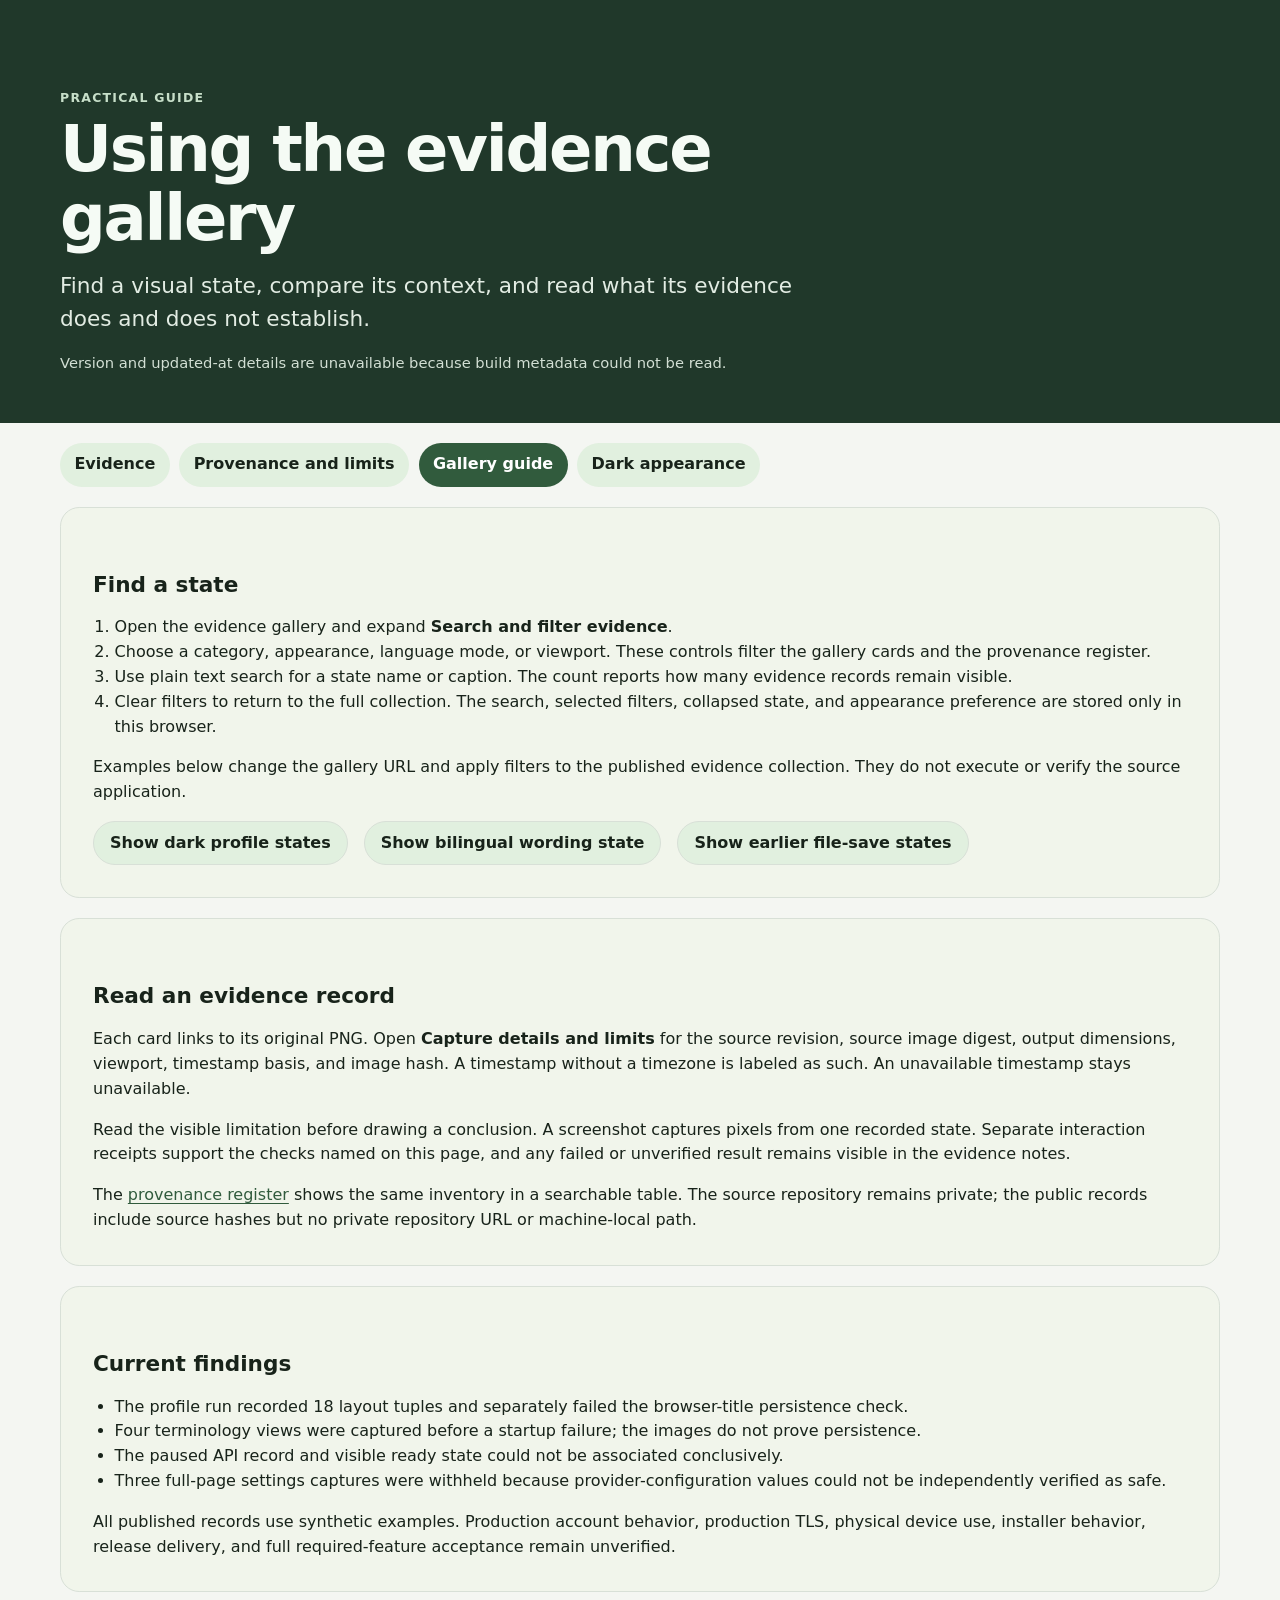
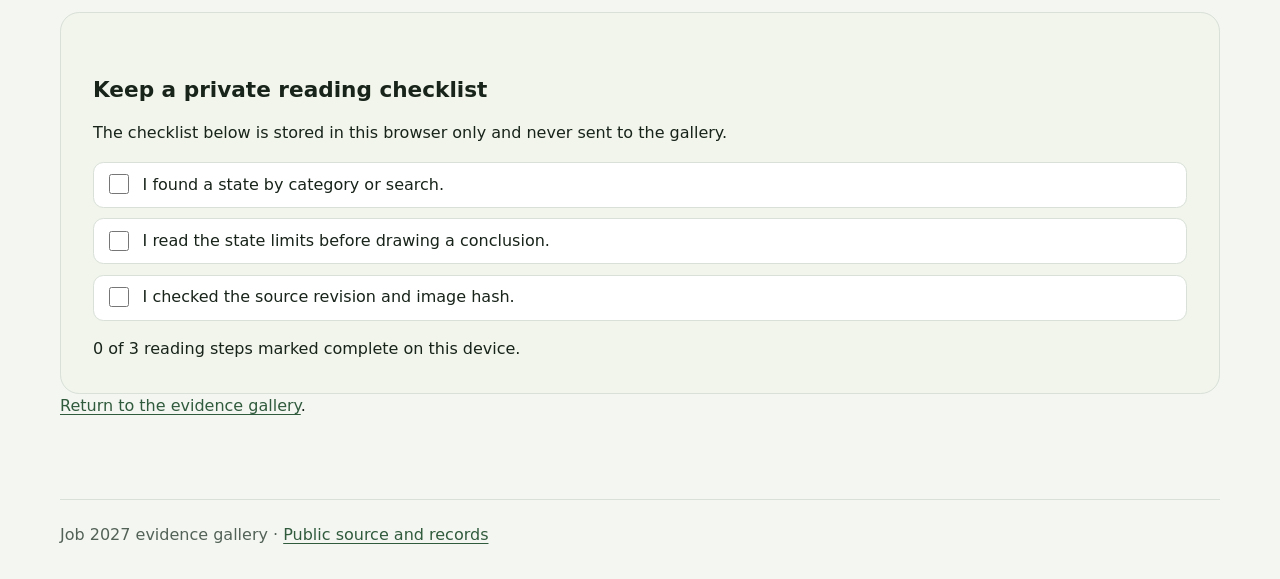
<file: docs/wiki.html>
<!doctype html>
<html lang="en">
<head>
  <meta charset="utf-8">
  <meta name="viewport" content="width=device-width, initial-scale=1">
  <meta name="description" content="A practical guide to browsing, filtering, and interpreting the Job 2027 evidence gallery.">
  <meta name="color-scheme" content="light dark">
  <title>Gallery guide · Job 2027 evidence</title>
  <link rel="stylesheet" href="gallery.css">
  <script src="gallery.js" defer></script>
</head>
<body>
  <a class="skip-link" href="#main-content">Skip to guide</a>
  <header class="site-header compact-header"><div class="header-inner">
    <p class="eyebrow">Practical guide</p><h1>Using the evidence gallery</h1>
    <p class="lede">Find a visual state, compare its context, and read what its evidence does and does not establish.</p>
    <div class="build-provenance" id="build-provenance" role="status" aria-live="polite">Version and updated-at details are unavailable until build metadata is read.</div>
  </div></header>
  <main class="guide" id="main-content">
    <nav class="page-nav" aria-label="Evidence pages"><a href="./">Evidence</a><a href="provenance.html">Provenance and limits</a><a aria-current="page" href="wiki.html">Gallery guide</a><button class="theme-toggle" id="theme-toggle" type="button" aria-pressed="false" title="Select to use dark appearance">Dark appearance</button></nav>
    <section class="guide-panel" aria-labelledby="find-state-title">
      <h2 id="find-state-title">Find a state</h2>
      <ol>
        <li>Open the evidence gallery and expand <strong>Search and filter evidence</strong>.</li>
        <li>Choose a category, appearance, language mode, or viewport. These controls filter the gallery cards and the provenance register.</li>
        <li>Use plain text search for a state name or caption. The count reports how many evidence records remain visible.</li>
        <li>Clear filters to return to the full collection. The search, selected filters, collapsed state, and appearance preference are stored only in this browser.</li>
      </ol>
      <p>Examples below change the gallery URL and apply filters to the published evidence collection. They do not execute or verify the source application.</p>
      <div class="filter-actions" aria-label="Filter examples">
        <button class="button" type="button" data-gallery-example data-category="profile" data-theme="dark">Show dark profile states</button>
        <button class="button" type="button" data-gallery-example data-category="product-label" data-language="Bilingual">Show bilingual wording state</button>
        <button class="button" type="button" data-gallery-example data-category="original-files">Show earlier file-save states</button>
      </div>
    </section>
    <section class="guide-panel" aria-labelledby="read-record-title">
      <h2 id="read-record-title">Read an evidence record</h2>
      <p>Each card links to its original PNG. Open <strong>Capture details and limits</strong> for the source revision, source image digest, output dimensions, viewport, timestamp basis, and image hash. A timestamp without a timezone is labeled as such. An unavailable timestamp stays unavailable.</p>
      <p>Read the visible limitation before drawing a conclusion. A screenshot captures pixels from one recorded state. Separate interaction receipts support the checks named on this page, and any failed or unverified result remains visible in the evidence notes.</p>
      <p>The <a href="provenance.html">provenance register</a> shows the same inventory in a searchable table. The source repository remains private; the public records include source hashes but no private repository URL or machine-local path.</p>
    </section>
    <section class="guide-panel" aria-labelledby="known-limits-title">
      <h2 id="known-limits-title">Current findings</h2>
      <ul>
        <li>The profile run recorded 18 layout tuples and separately failed the browser-title persistence check.</li>
        <li>Four terminology views were captured before a startup failure; the images do not prove persistence.</li>
        <li>The paused API record and visible ready state could not be associated conclusively.</li>
        <li>Three full-page settings captures were withheld because provider-configuration values could not be independently verified as safe.</li>
      </ul>
      <p>All published records use synthetic examples. Production account behavior, production TLS, physical device use, installer behavior, release delivery, and full required-feature acceptance remain unverified.</p>
    </section>
    <section class="guide-panel" aria-labelledby="reading-progress-title">
      <h2 id="reading-progress-title">Keep a private reading checklist</h2>
      <p>The checklist below is stored in this browser only and never sent to the gallery.</p>
      <div class="guide-checklist">
        <label><input type="checkbox" data-guide-progress="state"> I found a state by category or search.</label>
        <label><input type="checkbox" data-guide-progress="limits"> I read the state limits before drawing a conclusion.</label>
        <label><input type="checkbox" data-guide-progress="source"> I checked the source revision and image hash.</label>
      </div>
      <p id="guide-progress-status" role="status" aria-live="polite">No reading steps marked complete.</p>
    </section>
    <p><a href="./">Return to the evidence gallery</a>.</p>
  </main>
  <footer><p>Job 2027 evidence gallery · <a href="https://github.com/Ding-Ding-Projects/job-2027-evidence">Public source and records</a></p></footer>
</body>
</html>
</file>
<file: docs/gallery.css>
:root { color-scheme: light dark; --canvas:#f4f6f2; --surface:#fff; --ink:#18231a; --muted:#536257; --line:#d8e0d7; --accent:#315b3d; --soft:#e1f0df; --notice:#f1f5eb; font-family:system-ui,-apple-system,"Segoe UI",sans-serif; font-synthesis:none; text-rendering:optimizeLegibility; }
@media (prefers-color-scheme:dark) { :root { --canvas:#111712; --surface:#1c241e; --ink:#edf2ed; --muted:#bbc7bc; --line:#3b493e; --accent:#b8e4bc; --soft:#263b2a; --notice:#202b21; } }
:root[data-theme="light"] { color-scheme:light; --canvas:#f4f6f2; --surface:#fff; --ink:#18231a; --muted:#536257; --line:#d8e0d7; --accent:#315b3d; --soft:#e1f0df; --notice:#f1f5eb; }
:root[data-theme="dark"] { color-scheme:dark; --canvas:#111712; --surface:#1c241e; --ink:#edf2ed; --muted:#bbc7bc; --line:#3b493e; --accent:#b8e4bc; --soft:#263b2a; --notice:#202b21; }
* { box-sizing:border-box; }
html { scroll-behavior:smooth; }
body { margin:0; background:var(--canvas); color:var(--ink); line-height:1.55; }
a { color:var(--accent); text-underline-offset:.18em; }
a:hover { text-decoration-thickness:.14em; }
a:focus-visible, input:focus-visible, select:focus-visible, button:focus-visible, summary:focus-visible { outline:3px solid #e6a83b; outline-offset:3px; }
button, select, input { font:inherit; }
.skip-link { position:absolute; top:-5rem; left:1rem; z-index:3; padding:.75rem 1rem; background:var(--surface); border-radius:.5rem; }
.skip-link:focus { top:1rem; }
.site-header { background:#20382a; color:#f5fbf5; padding:clamp(2.5rem,7vw,5.5rem) 1.25rem 3rem; }
.header-inner,main,footer { width:min(1160px,calc(100% - 2rem)); margin-inline:auto; }
.eyebrow,.card-kicker { margin:0 0 .45rem; font-size:.78rem; font-weight:700; letter-spacing:.1em; text-transform:uppercase; color:var(--muted); }
.site-header .eyebrow { color:#c7dfc9; }
h1,h2,h3,p { margin-top:0; }
h1 { max-width:800px; margin-bottom:.5rem; font-size:clamp(2.3rem,7vw,4rem); line-height:1.08; letter-spacing:-.035em; }
h2 { line-height:1.2; }
.lede { max-width:760px; margin:1rem 0 .8rem; font-size:clamp(1.1rem,2vw,1.35rem); color:#e2ece3; }
.source-line { margin:0; color:#d2dfd4; overflow-wrap:anywhere; }
.source-line code { color:inherit; }
.build-provenance { display:grid; gap:.2rem; margin-top:1rem; font-size:.92rem; color:#d2dfd4; overflow-wrap:anywhere; }
.build-provenance code { color:inherit; }
main { padding-block:1.25rem 4rem; }
.page-nav { display:flex; flex-wrap:wrap; align-items:center; gap:.6rem; margin-bottom:1.25rem; }
.page-nav a,.theme-toggle { display:inline-flex; align-items:center; justify-content:center; min-height:2.75rem; padding:.5rem .9rem; border:0; border-radius:999px; background:var(--soft); color:var(--ink); font-weight:650; text-decoration:none; cursor:pointer; }
.page-nav a[aria-current=page] { background:var(--accent); color:var(--surface); }
.theme-toggle[aria-pressed="true"] { box-shadow:inset 0 0 0 2px var(--accent); }
.notice,.details,.guide-panel { padding:clamp(1.2rem,3vw,2rem); border:1px solid var(--line); border-radius:1.2rem; background:var(--notice); }
.notice { border-left:.35rem solid var(--accent); }
.notice h2,.details h2,.guide-panel h2 { font-size:1.35rem; }
.notice p:last-child,.details p:last-child,.guide-panel p:last-child { margin-bottom:0; }
.notice ul,.guide-panel ul,.guide-panel ol { padding-left:1.35rem; }
code { overflow-wrap:anywhere; font-size:.9em; }
.filters-panel { margin:1rem 0 1.5rem; border:1px solid var(--line); border-radius:1rem; background:var(--surface); }
.filters-panel > summary { display:flex; align-items:center; justify-content:space-between; gap:1rem; min-height:3rem; padding:.75rem 1rem; cursor:pointer; font-weight:700; }
.active-filter-count { color:var(--muted); font-size:.9rem; font-weight:500; }
.filter-body { padding:0 1rem 1rem; }
.filter-grid { display:grid; grid-template-columns:repeat(3,minmax(0,1fr)); gap:.8rem; }
.filter-field { display:grid; gap:.3rem; min-width:0; font-weight:650; }
.filter-field input,.filter-field select { width:100%; min-height:2.75rem; padding:.55rem .7rem; border:1px solid var(--line); border-radius:.6rem; background:var(--surface); color:var(--ink); }
.filter-actions { display:flex; align-items:center; gap:1rem; flex-wrap:wrap; margin-top:.85rem; }
.button { min-height:2.75rem; padding:.55rem 1rem; border:1px solid var(--line); border-radius:999px; background:var(--soft); color:var(--ink); cursor:pointer; font-weight:650; }
.button:hover,.page-nav a:hover,.theme-toggle:hover { filter:brightness(.96); }
.result-count { margin:1rem 0; color:var(--muted); }
.empty-state { padding:1rem; border:1px dashed var(--line); border-radius:.75rem; }
.inventory-status { min-height:1.4rem; color:var(--muted); }
.gallery { padding-block:2.5rem; }
.section-heading { display:flex; align-items:end; justify-content:space-between; gap:1.5rem; flex-wrap:wrap; }
.section-heading h2 { margin-bottom:0; font-size:clamp(1.8rem,4vw,2.5rem); }
.capture-grid { display:grid; grid-template-columns:repeat(2,minmax(0,1fr)); gap:1.3rem; }
.capture-card { overflow:hidden; border:1px solid var(--line); border-radius:1rem; background:var(--surface); box-shadow:0 .3rem 1.2rem #1723180c; }
.image-link { display:block; overflow:hidden; background:var(--soft); }
.capture-card img { display:block; width:100%; height:auto; max-height:560px; object-fit:contain; }
.card-copy { padding:1.1rem 1.2rem 1.3rem; }
.card-kicker { color:var(--muted); }
.card-copy h3 { margin-bottom:.35rem; font-size:1.2rem; }
.card-copy p:not(.card-kicker) { margin-bottom:.75rem; color:var(--muted); }
.evidence-state { padding:.65rem .8rem; border-left:.25rem solid var(--accent); background:var(--notice); border-radius:.25rem; }
.capture-details { margin-top:.85rem; padding-top:.65rem; border-top:1px solid var(--line); }
.capture-details summary { min-height:2.6rem; padding:.45rem 0; cursor:pointer; font-weight:650; }
dl { display:grid; grid-template-columns:minmax(8rem,.7fr) minmax(0,2fr); gap:.4rem .8rem; margin:1rem 0 0; font-size:.9rem; }
dt { font-weight:700; }
dd { margin:0; overflow-wrap:anywhere; }
.limits { margin:.9rem 0 0; padding-left:1.2rem; color:var(--muted); font-size:.92rem; }
.table-wrap { max-width:100%; overflow-x:auto; border:1px solid var(--line); border-radius:.75rem; background:var(--surface); }
.table-wrap:focus-visible { outline:3px solid #e6a83b; outline-offset:3px; }
table { width:100%; min-width:900px; border-collapse:collapse; }
th,td { padding:.7rem .8rem; border-bottom:1px solid var(--line); text-align:left; vertical-align:top; }
th { position:sticky; top:0; background:var(--notice); }
td code { word-break:break-all; }
.details,.guide-panel { margin-top:1.25rem; }
.provenance { max-width:1000px; }
.provenance h1,.guide h1 { font-size:clamp(2rem,6vw,3.2rem); }
.provenance h2,.guide h2 { margin-top:2rem; }
.guide-checklist { display:grid; gap:.65rem; margin-block:1rem; }
.guide-checklist label { display:flex; align-items:flex-start; gap:.65rem; padding:.6rem .7rem; border:1px solid var(--line); border-radius:.65rem; background:var(--surface); }
.guide-checklist input { width:1.25rem; height:1.25rem; margin-top:.1rem; flex:none; }
footer { padding-block:1.4rem 2rem; border-top:1px solid var(--line); color:var(--muted); }
footer p { margin:0; }
@media (max-width:760px) { .filter-grid { grid-template-columns:repeat(2,minmax(0,1fr)); } .capture-grid { grid-template-columns:1fr; } }
@media (max-width:520px) { .filter-grid { grid-template-columns:1fr; } dl { grid-template-columns:1fr; gap:.15rem; } dd { margin-bottom:.55rem; } .site-header { padding-bottom:2.5rem; } .header-inner,main,footer { width:min(1160px,calc(100% - 1rem)); } .card-copy { padding:1rem; } }
@media (prefers-reduced-motion:reduce) { *,*::before,*::after { scroll-behavior:auto!important; transition-duration:.01ms!important; animation-duration:.01ms!important; } }
</file>
